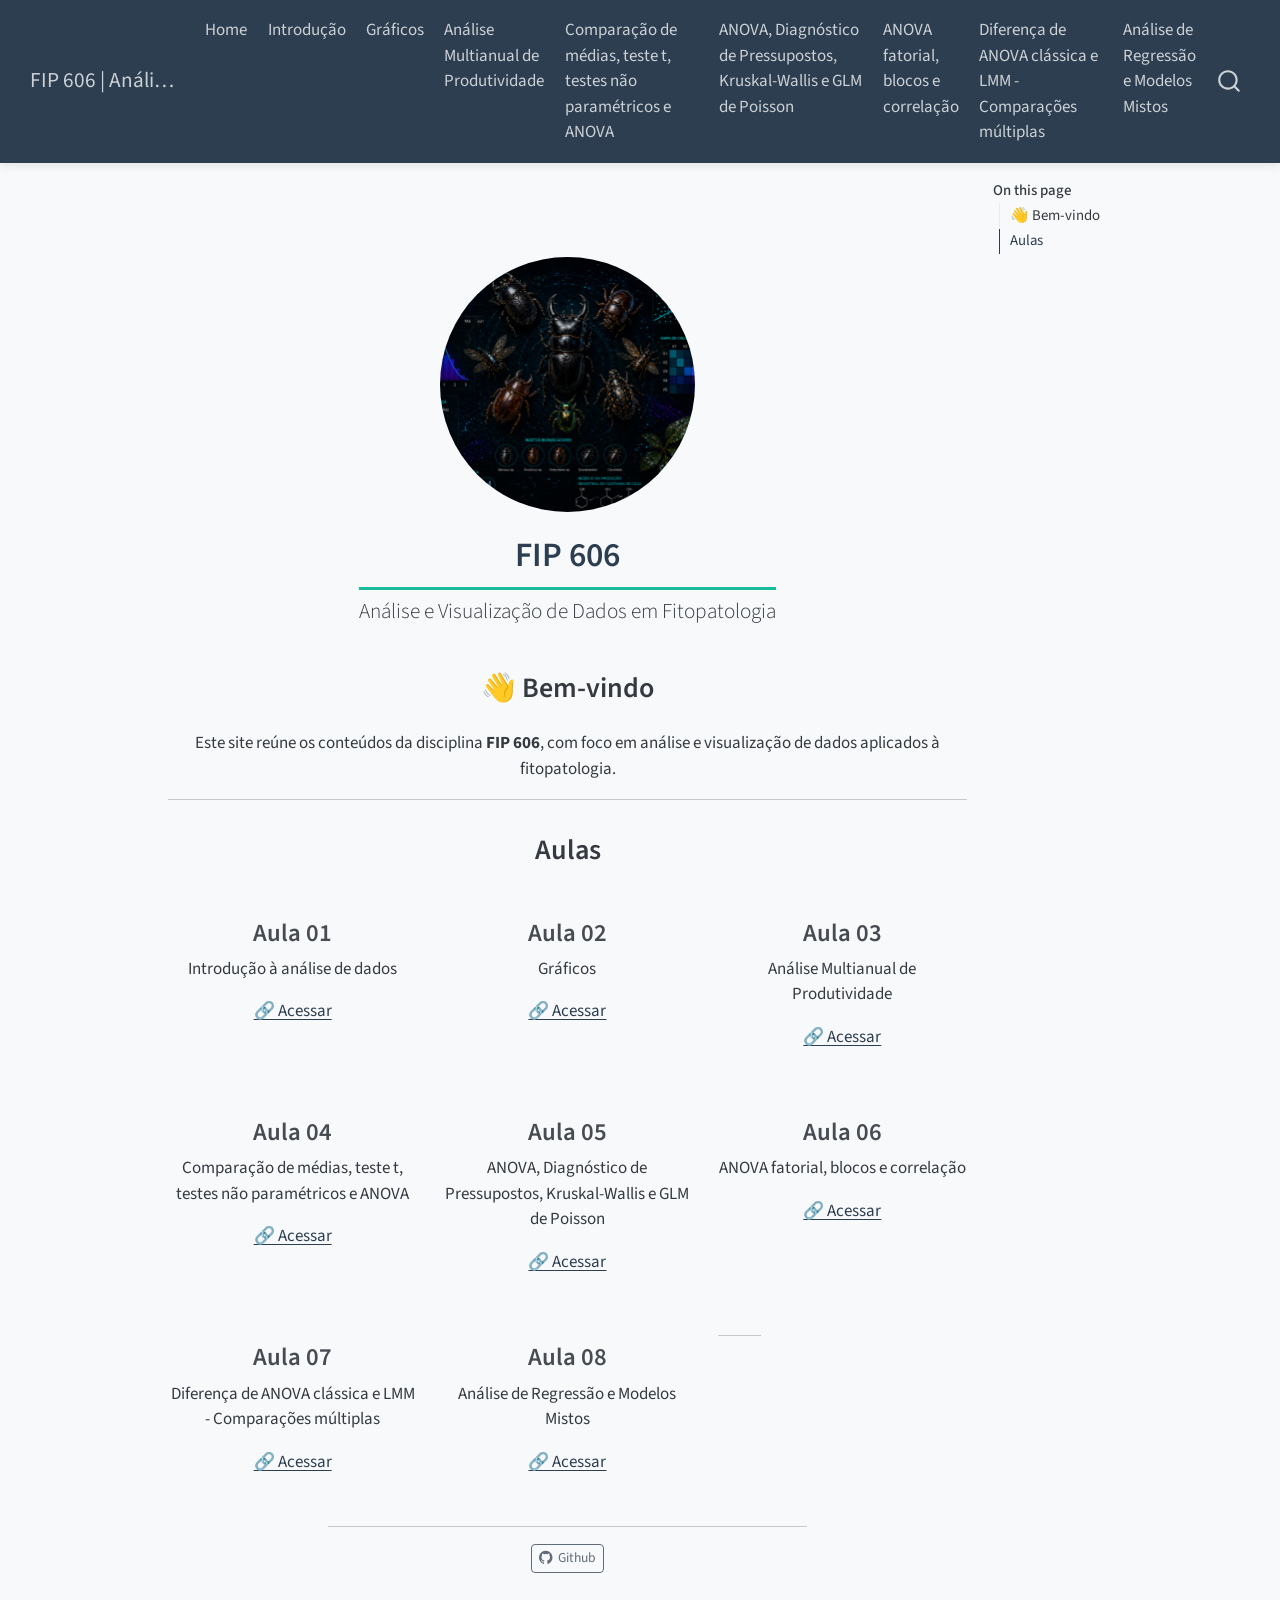
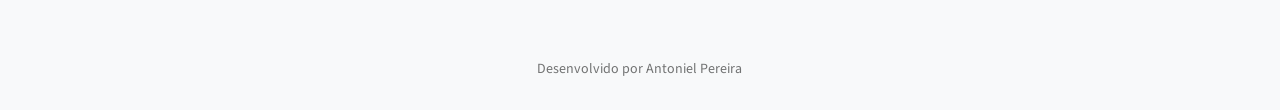
<file: docs/index.html>
<!DOCTYPE html>
<html xmlns="http://www.w3.org/1999/xhtml" lang="en" xml:lang="en"><head>

<meta charset="utf-8">
<meta name="generator" content="quarto-1.9.36">

<meta name="viewport" content="width=device-width, initial-scale=1.0, user-scalable=yes">


<title>FIP 606 – FIP 606 | Análise de Dados em Fitopatologia</title>
<style>
/* Default styles provided by pandoc.
** See https://pandoc.org/MANUAL.html#variables-for-html for config info.
*/
code{white-space: pre-wrap;}
span.smallcaps{font-variant: small-caps;}
div.columns{display: flex; gap: min(4vw, 1.5em);}
div.column{flex: auto; overflow-x: auto;}
div.hanging-indent{margin-left: 1.5em; text-indent: -1.5em;}
ul.task-list{list-style: none;}
ul.task-list li input[type="checkbox"] {
  width: 0.8em;
  margin: 0 0.8em 0.2em -1em; /* quarto-specific, see https://github.com/quarto-dev/quarto-cli/issues/4556 */ 
  vertical-align: middle;
}
</style>


<script src="site_libs/quarto-nav/quarto-nav.js"></script>
<script src="site_libs/quarto-nav/headroom.min.js"></script>
<script src="site_libs/clipboard/clipboard.min.js"></script>
<script src="site_libs/quarto-search/autocomplete.umd.js"></script>
<script src="site_libs/quarto-search/fuse.min.js"></script>
<script src="site_libs/quarto-search/quarto-search.js"></script>
<meta name="quarto:offset" content="./">
<script src="site_libs/quarto-html/quarto.js" type="module"></script>
<script src="site_libs/quarto-html/tabsets/tabsets.js" type="module"></script>
<script src="site_libs/quarto-html/popper.min.js"></script>
<script src="site_libs/quarto-html/tippy.umd.min.js"></script>
<link href="site_libs/quarto-html/tippy.css" rel="stylesheet">
<link href="site_libs/quarto-html/quarto-syntax-highlighting-845c23b38eaddc0f92fda52bfe77a8c8.css" rel="stylesheet" id="quarto-text-highlighting-styles">
<script src="site_libs/bootstrap/bootstrap.min.js"></script>
<link href="site_libs/bootstrap/bootstrap-icons.css" rel="stylesheet">
<link href="site_libs/bootstrap/bootstrap-438d1847d4ebb52a8b619e042d52009f.min.css" rel="stylesheet" append-hash="true" id="quarto-bootstrap" data-mode="light">
<script id="quarto-search-options" type="application/json">{
  "location": "navbar",
  "copy-button": false,
  "collapse-after": 3,
  "panel-placement": "end",
  "type": "overlay",
  "limit": 50,
  "keyboard-shortcut": [
    "f",
    "/",
    "s"
  ],
  "show-item-context": false,
  "language": {
    "search-no-results-text": "No results",
    "search-matching-documents-text": "matching documents",
    "search-copy-link-title": "Copy link to search",
    "search-hide-matches-text": "Hide additional matches",
    "search-more-match-text": "more match in this document",
    "search-more-matches-text": "more matches in this document",
    "search-clear-button-title": "Clear",
    "search-text-placeholder": "",
    "search-detached-cancel-button-title": "Cancel",
    "search-submit-button-title": "Submit",
    "search-label": "Search"
  }
}</script>
<style>html{ scroll-behavior: smooth; }</style>


</head>

<body class="nav-fixed quarto-light">

<div id="quarto-search-results"></div>
  <header id="quarto-header" class="headroom fixed-top">
    <nav class="navbar navbar-expand-lg " data-bs-theme="dark">
      <div class="navbar-container container-fluid">
      <div class="navbar-brand-container mx-auto">
    <a class="navbar-brand" href="./index.html">
    <span class="navbar-title">FIP 606 | Análise de Dados em Fitopatologia</span>
    </a>
  </div>
            <div id="quarto-search" class="" title="Search"></div>
          <button class="navbar-toggler" type="button" data-bs-toggle="collapse" data-bs-target="#navbarCollapse" aria-controls="navbarCollapse" role="menu" aria-expanded="false" aria-label="Toggle navigation" onclick="if (window.quartoToggleHeadroom) { window.quartoToggleHeadroom(); }">
  <span class="navbar-toggler-icon"></span>
</button>
          <div class="collapse navbar-collapse" id="navbarCollapse">
            <ul class="navbar-nav navbar-nav-scroll me-auto">
  <li class="nav-item">
    <a class="nav-link active" href="./index.html" aria-current="page"> 
<span class="menu-text">Home</span></a>
  </li>  
  <li class="nav-item">
    <a class="nav-link" href="./aula1Q.html"> 
<span class="menu-text">Introdução</span></a>
  </li>  
  <li class="nav-item">
    <a class="nav-link" href="./aula2.html"> 
<span class="menu-text">Gráficos</span></a>
  </li>  
  <li class="nav-item">
    <a class="nav-link" href="./aula3.html"> 
<span class="menu-text">Análise Multianual de Produtividade</span></a>
  </li>  
  <li class="nav-item">
    <a class="nav-link" href="./aula4.html"> 
<span class="menu-text">Comparação de médias, teste t, testes não paramétricos e ANOVA</span></a>
  </li>  
  <li class="nav-item">
    <a class="nav-link" href="./aula5.html"> 
<span class="menu-text">ANOVA, Diagnóstico de Pressupostos, Kruskal-Wallis e GLM de Poisson</span></a>
  </li>  
  <li class="nav-item">
    <a class="nav-link" href="./aula6.html"> 
<span class="menu-text">ANOVA fatorial, blocos e correlação</span></a>
  </li>  
  <li class="nav-item">
    <a class="nav-link" href="./aula7.html"> 
<span class="menu-text">Diferença de ANOVA clássica e LMM - Comparações múltiplas</span></a>
  </li>  
  <li class="nav-item">
    <a class="nav-link" href="./aula08.html"> 
<span class="menu-text">Análise de Regressão e Modelos Mistos</span></a>
  </li>  
</ul>
          </div> <!-- /navcollapse -->
            <div class="quarto-navbar-tools">
</div>
      </div> <!-- /container-fluid -->
    </nav>
</header>
<!-- content -->
<div id="quarto-content" class="quarto-container page-columns page-rows-contents page-layout-article page-navbar">
<!-- sidebar -->
<!-- margin-sidebar -->
    <div id="quarto-margin-sidebar" class="sidebar margin-sidebar">
        <nav id="TOC" role="doc-toc" class="toc-active">
    <h2 id="toc-title">On this page</h2>
  <ul>
  <li><a href="#bem-vindo" id="toc-bem-vindo" class="nav-link active" data-scroll-target="#bem-vindo">👋 Bem-vindo</a></li>
  <li><a href="#aulas" id="toc-aulas" class="nav-link" data-scroll-target="#aulas">Aulas</a></li>
  </ul>
</nav>
    </div>
<!-- main -->
<div class="quarto-about-jolla">
  <img src="capa-website.png" class="about-image
  round " style="height: 15em; width: 15em;">
 <header id="title-block-header" class="quarto-title-block default">
<div class="quarto-title">
<h1 class="title">FIP 606</h1>
<p class="subtitle lead">Análise e Visualização de Dados em Fitopatologia</p>
</div>
<div class="quarto-title-meta">
  </div>
</header><main class="content" id="quarto-document-content">

<section id="bem-vindo" class="level2">
<h2 data-anchor-id="bem-vindo">👋 Bem-vindo</h2>
<p>Este site reúne os conteúdos da disciplina <strong>FIP 606</strong>, com foco em análise e visualização de dados aplicados à fitopatologia.</p>
<hr>
</section>
<section id="aulas" class="level2">
<h2 data-anchor-id="aulas">Aulas</h2>
<div class="grid">
<section id="aula-01" class="level3 g-col-4">
<h3 data-anchor-id="aula-01">Aula 01</h3>
<p>Introdução à análise de dados</p>
<p><a href="./aula1Q.html">🔗 Acessar</a></p>
</section>
<section id="aula-02" class="level3 g-col-4">
<h3 data-anchor-id="aula-02">Aula 02</h3>
<p>Gráficos</p>
<p><a href="./aula2.html">🔗 Acessar</a></p>
</section>
<section id="aula-03" class="level3 g-col-4">
<h3 data-anchor-id="aula-03">Aula 03</h3>
<p>Análise Multianual de Produtividade</p>
<p><a href="./aula3.html">🔗 Acessar</a></p>
</section>
<section id="aula-04" class="level3 g-col-4">
<h3 data-anchor-id="aula-04">Aula 04</h3>
<p>Comparação de médias, teste t, testes não paramétricos e ANOVA</p>
<p><a href="./aula4.html">🔗 Acessar</a></p>
</section>
<section id="aula-05" class="level3 g-col-4">
<h3 data-anchor-id="aula-05">Aula 05</h3>
<p>ANOVA, Diagnóstico de Pressupostos, Kruskal-Wallis e GLM de Poisson</p>
<p><a href="./aula5.html">🔗 Acessar</a></p>
</section>
<section id="aula-06" class="level3 g-col-4">
<h3 data-anchor-id="aula-06">Aula 06</h3>
<p>ANOVA fatorial, blocos e correlação</p>
<p><a href="./aula6.html">🔗 Acessar</a></p>
</section>
<section id="aula-07" class="level3 g-col-4">
<h3 data-anchor-id="aula-07">Aula 07</h3>
<p>Diferença de ANOVA clássica e LMM - Comparações múltiplas</p>
<p><a href="./aula7.html">🔗 Acessar</a></p>
</section>
<section id="aula-08" class="level3 g-col-4">
<h3 data-anchor-id="aula-08">Aula 08</h3>
<p>Análise de Regressão e Modelos Mistos</p>
<p><a href="aula 08.qmd">🔗 Acessar</a></p>
</section>
<hr>


</div>
</section>
</main> 
  <hr class="about-sep">
   <div class="about-links">
  <a href="https://github.com/antonielpereira" class="about-link" rel="" target="">
    <i class="bi bi-github"></i>
     <span class="about-link-text">Github</span>
  </a>
</div>
</div>
 <!-- /main -->
<script id="quarto-html-after-body" type="application/javascript">
  window.document.addEventListener("DOMContentLoaded", function (event) {
    const isCodeAnnotation = (el) => {
      for (const clz of el.classList) {
        if (clz.startsWith('code-annotation-')) {                     
          return true;
        }
      }
      return false;
    }
    const onCopySuccess = function(e) {
      // button target
      const button = e.trigger;
      // don't keep focus
      button.blur();
      // flash "checked"
      button.classList.add('code-copy-button-checked');
      var currentTitle = button.getAttribute("title");
      button.setAttribute("title", "Copied!");
      let tooltip;
      if (window.bootstrap) {
        button.setAttribute("data-bs-toggle", "tooltip");
        button.setAttribute("data-bs-placement", "left");
        button.setAttribute("data-bs-title", "Copied!");
        tooltip = new bootstrap.Tooltip(button, 
          { trigger: "manual", 
            customClass: "code-copy-button-tooltip",
            offset: [0, -8]});
        tooltip.show();    
      }
      setTimeout(function() {
        if (tooltip) {
          tooltip.hide();
          button.removeAttribute("data-bs-title");
          button.removeAttribute("data-bs-toggle");
          button.removeAttribute("data-bs-placement");
        }
        button.setAttribute("title", currentTitle);
        button.classList.remove('code-copy-button-checked');
      }, 1000);
      // clear code selection
      e.clearSelection();
    }
    const getTextToCopy = function(trigger) {
      const outerScaffold = trigger.parentElement.cloneNode(true);
      const codeEl = outerScaffold.querySelector('code');
      for (const childEl of codeEl.children) {
        if (isCodeAnnotation(childEl)) {
          childEl.remove();
        }
      }
      return codeEl.innerText;
    }
    const clipboard = new window.ClipboardJS('.code-copy-button:not([data-in-quarto-modal])', {
      text: getTextToCopy
    });
    clipboard.on('success', onCopySuccess);
    if (window.document.getElementById('quarto-embedded-source-code-modal')) {
      const clipboardModal = new window.ClipboardJS('.code-copy-button[data-in-quarto-modal]', {
        text: getTextToCopy,
        container: window.document.getElementById('quarto-embedded-source-code-modal')
      });
      clipboardModal.on('success', onCopySuccess);
    }
      var localhostRegex = new RegExp(/^(?:http|https):\/\/localhost\:?[0-9]*\//);
      var mailtoRegex = new RegExp(/^mailto:/);
        var filterRegex = new RegExp('/' + window.location.host + '/');
      var isInternal = (href) => {
          return filterRegex.test(href) || localhostRegex.test(href) || mailtoRegex.test(href);
      }
      // Inspect non-navigation links and adorn them if external
     var links = window.document.querySelectorAll('a[href]:not(.nav-link):not(.navbar-brand):not(.toc-action):not(.sidebar-link):not(.sidebar-item-toggle):not(.pagination-link):not(.no-external):not([aria-hidden]):not(.dropdown-item):not(.quarto-navigation-tool):not(.about-link)');
      for (var i=0; i<links.length; i++) {
        const link = links[i];
        if (!isInternal(link.href)) {
          // undo the damage that might have been done by quarto-nav.js in the case of
          // links that we want to consider external
          if (link.dataset.originalHref !== undefined) {
            link.href = link.dataset.originalHref;
          }
        }
      }
    function tippyHover(el, contentFn, onTriggerFn, onUntriggerFn) {
      const config = {
        allowHTML: true,
        maxWidth: 500,
        delay: 100,
        arrow: false,
        appendTo: function(el) {
            return el.parentElement;
        },
        interactive: true,
        interactiveBorder: 10,
        theme: 'quarto',
        placement: 'bottom-start',
      };
      if (contentFn) {
        config.content = contentFn;
      }
      if (onTriggerFn) {
        config.onTrigger = onTriggerFn;
      }
      if (onUntriggerFn) {
        config.onUntrigger = onUntriggerFn;
      }
      window.tippy(el, config); 
    }
    const noterefs = window.document.querySelectorAll('a[role="doc-noteref"]');
    for (var i=0; i<noterefs.length; i++) {
      const ref = noterefs[i];
      tippyHover(ref, function() {
        // use id or data attribute instead here
        let href = ref.getAttribute('data-footnote-href') || ref.getAttribute('href');
        try { href = new URL(href).hash; } catch {}
        const id = href.replace(/^#\/?/, "");
        const note = window.document.getElementById(id);
        if (note) {
          return note.innerHTML;
        } else {
          return "";
        }
      });
    }
    const xrefs = window.document.querySelectorAll('a.quarto-xref');
    const processXRef = (id, note) => {
      // Strip column container classes
      const stripColumnClz = (el) => {
        el.classList.remove("page-full", "page-columns");
        if (el.children) {
          for (const child of el.children) {
            stripColumnClz(child);
          }
        }
      }
      stripColumnClz(note)
      if (id === null || id.startsWith('sec-')) {
        // Special case sections, only their first couple elements
        const container = document.createElement("div");
        if (note.children && note.children.length > 2) {
          container.appendChild(note.children[0].cloneNode(true));
          for (let i = 1; i < note.children.length; i++) {
            const child = note.children[i];
            if (child.tagName === "P" && child.innerText === "") {
              continue;
            } else {
              container.appendChild(child.cloneNode(true));
              break;
            }
          }
          if (window.Quarto?.typesetMath) {
            window.Quarto.typesetMath(container);
          }
          return container.innerHTML
        } else {
          if (window.Quarto?.typesetMath) {
            window.Quarto.typesetMath(note);
          }
          return note.innerHTML;
        }
      } else {
        // Remove any anchor links if they are present
        const anchorLink = note.querySelector('a.anchorjs-link');
        if (anchorLink) {
          anchorLink.remove();
        }
        if (window.Quarto?.typesetMath) {
          window.Quarto.typesetMath(note);
        }
        if (note.classList.contains("callout")) {
          return note.outerHTML;
        } else {
          return note.innerHTML;
        }
      }
    }
    for (var i=0; i<xrefs.length; i++) {
      const xref = xrefs[i];
      tippyHover(xref, undefined, function(instance) {
        instance.disable();
        let url = xref.getAttribute('href');
        let hash = undefined; 
        if (url.startsWith('#')) {
          hash = url;
        } else {
          try { hash = new URL(url).hash; } catch {}
        }
        if (hash) {
          const id = hash.replace(/^#\/?/, "");
          const note = window.document.getElementById(id);
          if (note !== null) {
            try {
              const html = processXRef(id, note.cloneNode(true));
              instance.setContent(html);
            } finally {
              instance.enable();
              instance.show();
            }
          } else {
            // See if we can fetch this
            fetch(url.split('#')[0])
            .then(res => res.text())
            .then(html => {
              const parser = new DOMParser();
              const htmlDoc = parser.parseFromString(html, "text/html");
              const note = htmlDoc.getElementById(id);
              if (note !== null) {
                const html = processXRef(id, note);
                instance.setContent(html);
              } 
            }).finally(() => {
              instance.enable();
              instance.show();
            });
          }
        } else {
          // See if we can fetch a full url (with no hash to target)
          // This is a special case and we should probably do some content thinning / targeting
          fetch(url)
          .then(res => res.text())
          .then(html => {
            const parser = new DOMParser();
            const htmlDoc = parser.parseFromString(html, "text/html");
            const note = htmlDoc.querySelector('main.content');
            if (note !== null) {
              // This should only happen for chapter cross references
              // (since there is no id in the URL)
              // remove the first header
              if (note.children.length > 0 && note.children[0].tagName === "HEADER") {
                note.children[0].remove();
              }
              const html = processXRef(null, note);
              instance.setContent(html);
            } 
          }).finally(() => {
            instance.enable();
            instance.show();
          });
        }
      }, function(instance) {
      });
    }
        let selectedAnnoteEl;
        const selectorForAnnotation = ( cell, annotation) => {
          let cellAttr = 'data-code-cell="' + cell + '"';
          let lineAttr = 'data-code-annotation="' +  annotation + '"';
          const selector = 'span[' + cellAttr + '][' + lineAttr + ']';
          return selector;
        }
        const selectCodeLines = (annoteEl) => {
          const doc = window.document;
          const targetCell = annoteEl.getAttribute("data-target-cell");
          const targetAnnotation = annoteEl.getAttribute("data-target-annotation");
          const annoteSpan = window.document.querySelector(selectorForAnnotation(targetCell, targetAnnotation));
          const lines = annoteSpan.getAttribute("data-code-lines").split(",");
          const lineIds = lines.map((line) => {
            return targetCell + "-" + line;
          })
          let top = null;
          let height = null;
          let parent = null;
          if (lineIds.length > 0) {
              //compute the position of the single el (top and bottom and make a div)
              const el = window.document.getElementById(lineIds[0]);
              top = el.offsetTop;
              height = el.offsetHeight;
              parent = el.parentElement.parentElement;
            if (lineIds.length > 1) {
              const lastEl = window.document.getElementById(lineIds[lineIds.length - 1]);
              const bottom = lastEl.offsetTop + lastEl.offsetHeight;
              height = bottom - top;
            }
            if (top !== null && height !== null && parent !== null) {
              // cook up a div (if necessary) and position it 
              let div = window.document.getElementById("code-annotation-line-highlight");
              if (div === null) {
                div = window.document.createElement("div");
                div.setAttribute("id", "code-annotation-line-highlight");
                div.style.position = 'absolute';
                parent.appendChild(div);
              }
              div.style.top = top - 2 + "px";
              div.style.height = height + 4 + "px";
              div.style.left = 0;
              let gutterDiv = window.document.getElementById("code-annotation-line-highlight-gutter");
              if (gutterDiv === null) {
                gutterDiv = window.document.createElement("div");
                gutterDiv.setAttribute("id", "code-annotation-line-highlight-gutter");
                gutterDiv.style.position = 'absolute';
                const codeCell = window.document.getElementById(targetCell);
                const gutter = codeCell.querySelector('.code-annotation-gutter');
                gutter.appendChild(gutterDiv);
              }
              gutterDiv.style.top = top - 2 + "px";
              gutterDiv.style.height = height + 4 + "px";
            }
            selectedAnnoteEl = annoteEl;
          }
        };
        const unselectCodeLines = () => {
          const elementsIds = ["code-annotation-line-highlight", "code-annotation-line-highlight-gutter"];
          elementsIds.forEach((elId) => {
            const div = window.document.getElementById(elId);
            if (div) {
              div.remove();
            }
          });
          selectedAnnoteEl = undefined;
        };
          // Handle positioning of the toggle
      window.addEventListener(
        "resize",
        throttle(() => {
          elRect = undefined;
          if (selectedAnnoteEl) {
            selectCodeLines(selectedAnnoteEl);
          }
        }, 10)
      );
      function throttle(fn, ms) {
      let throttle = false;
      let timer;
        return (...args) => {
          if(!throttle) { // first call gets through
              fn.apply(this, args);
              throttle = true;
          } else { // all the others get throttled
              if(timer) clearTimeout(timer); // cancel #2
              timer = setTimeout(() => {
                fn.apply(this, args);
                timer = throttle = false;
              }, ms);
          }
        };
      }
        // Attach click handler to the DT
        const annoteDls = window.document.querySelectorAll('dt[data-target-cell]');
        for (const annoteDlNode of annoteDls) {
          annoteDlNode.addEventListener('click', (event) => {
            const clickedEl = event.target;
            if (clickedEl !== selectedAnnoteEl) {
              unselectCodeLines();
              const activeEl = window.document.querySelector('dt[data-target-cell].code-annotation-active');
              if (activeEl) {
                activeEl.classList.remove('code-annotation-active');
              }
              selectCodeLines(clickedEl);
              clickedEl.classList.add('code-annotation-active');
            } else {
              // Unselect the line
              unselectCodeLines();
              clickedEl.classList.remove('code-annotation-active');
            }
          });
        }
    const findCites = (el) => {
      const parentEl = el.parentElement;
      if (parentEl) {
        const cites = parentEl.dataset.cites;
        if (cites) {
          return {
            el,
            cites: cites.split(' ')
          };
        } else {
          return findCites(el.parentElement)
        }
      } else {
        return undefined;
      }
    };
    var bibliorefs = window.document.querySelectorAll('a[role="doc-biblioref"]');
    for (var i=0; i<bibliorefs.length; i++) {
      const ref = bibliorefs[i];
      const citeInfo = findCites(ref);
      if (citeInfo) {
        tippyHover(citeInfo.el, function() {
          var popup = window.document.createElement('div');
          citeInfo.cites.forEach(function(cite) {
            var citeDiv = window.document.createElement('div');
            citeDiv.classList.add('hanging-indent');
            citeDiv.classList.add('csl-entry');
            var biblioDiv = window.document.getElementById('ref-' + cite);
            if (biblioDiv) {
              citeDiv.innerHTML = biblioDiv.innerHTML;
            }
            popup.appendChild(citeDiv);
          });
          return popup.innerHTML;
        });
      }
    }
  });
  </script>
</div> <!-- /content -->
<footer class="footer">
  <div class="nav-footer">
    <div class="nav-footer-left">
      &nbsp;
    </div>   
    <div class="nav-footer-center">
<p>Desenvolvido por Antoniel Pereira</p>
</div>
    <div class="nav-footer-right">
      &nbsp;
    </div>
  </div>
</footer>




<script src="site_libs/quarto-html/zenscroll-min.js"></script>
</body></html>
</file>
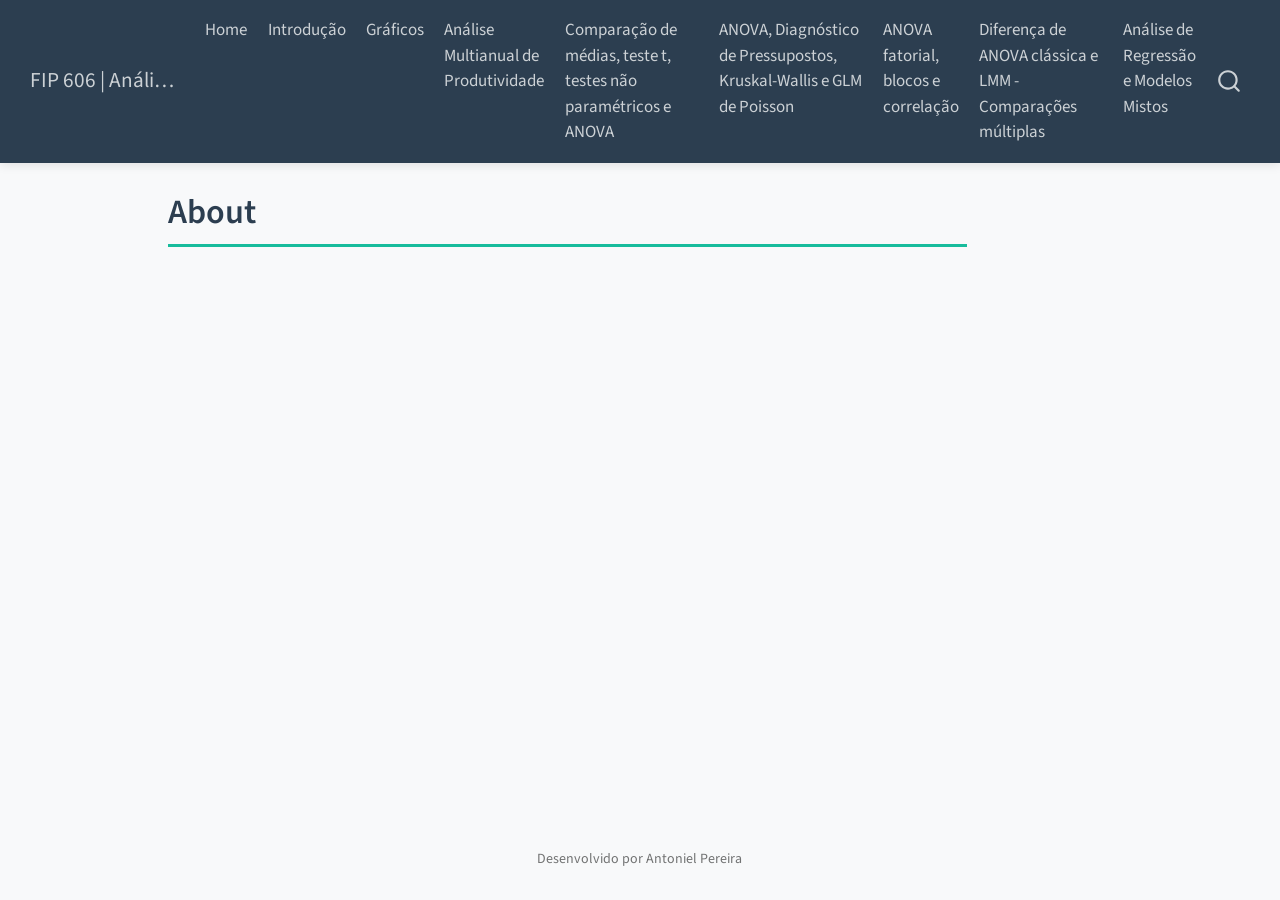
<file: docs/about.html>
<!DOCTYPE html>
<html xmlns="http://www.w3.org/1999/xhtml" lang="en" xml:lang="en"><head>

<meta charset="utf-8">
<meta name="generator" content="quarto-1.9.36">

<meta name="viewport" content="width=device-width, initial-scale=1.0, user-scalable=yes">


<title>About – FIP 606 | Análise de Dados em Fitopatologia</title>
<style>
/* Default styles provided by pandoc.
** See https://pandoc.org/MANUAL.html#variables-for-html for config info.
*/
code{white-space: pre-wrap;}
span.smallcaps{font-variant: small-caps;}
div.columns{display: flex; gap: min(4vw, 1.5em);}
div.column{flex: auto; overflow-x: auto;}
div.hanging-indent{margin-left: 1.5em; text-indent: -1.5em;}
ul.task-list{list-style: none;}
ul.task-list li input[type="checkbox"] {
  width: 0.8em;
  margin: 0 0.8em 0.2em -1em; /* quarto-specific, see https://github.com/quarto-dev/quarto-cli/issues/4556 */ 
  vertical-align: middle;
}
</style>


<script src="site_libs/quarto-nav/quarto-nav.js"></script>
<script src="site_libs/quarto-nav/headroom.min.js"></script>
<script src="site_libs/clipboard/clipboard.min.js"></script>
<script src="site_libs/quarto-search/autocomplete.umd.js"></script>
<script src="site_libs/quarto-search/fuse.min.js"></script>
<script src="site_libs/quarto-search/quarto-search.js"></script>
<meta name="quarto:offset" content="./">
<script src="site_libs/quarto-html/quarto.js" type="module"></script>
<script src="site_libs/quarto-html/tabsets/tabsets.js" type="module"></script>
<script src="site_libs/quarto-html/popper.min.js"></script>
<script src="site_libs/quarto-html/tippy.umd.min.js"></script>
<script src="site_libs/quarto-html/anchor.min.js"></script>
<link href="site_libs/quarto-html/tippy.css" rel="stylesheet">
<link href="site_libs/quarto-html/quarto-syntax-highlighting-845c23b38eaddc0f92fda52bfe77a8c8.css" rel="stylesheet" id="quarto-text-highlighting-styles">
<script src="site_libs/bootstrap/bootstrap.min.js"></script>
<link href="site_libs/bootstrap/bootstrap-icons.css" rel="stylesheet">
<link href="site_libs/bootstrap/bootstrap-438d1847d4ebb52a8b619e042d52009f.min.css" rel="stylesheet" append-hash="true" id="quarto-bootstrap" data-mode="light">
<script id="quarto-search-options" type="application/json">{
  "location": "navbar",
  "copy-button": false,
  "collapse-after": 3,
  "panel-placement": "end",
  "type": "overlay",
  "limit": 50,
  "keyboard-shortcut": [
    "f",
    "/",
    "s"
  ],
  "show-item-context": false,
  "language": {
    "search-no-results-text": "No results",
    "search-matching-documents-text": "matching documents",
    "search-copy-link-title": "Copy link to search",
    "search-hide-matches-text": "Hide additional matches",
    "search-more-match-text": "more match in this document",
    "search-more-matches-text": "more matches in this document",
    "search-clear-button-title": "Clear",
    "search-text-placeholder": "",
    "search-detached-cancel-button-title": "Cancel",
    "search-submit-button-title": "Submit",
    "search-label": "Search"
  }
}</script>
<style>html{ scroll-behavior: smooth; }</style>


</head>

<body class="nav-fixed quarto-light">

<div id="quarto-search-results"></div>
  <header id="quarto-header" class="headroom fixed-top">
    <nav class="navbar navbar-expand-lg " data-bs-theme="dark">
      <div class="navbar-container container-fluid">
      <div class="navbar-brand-container mx-auto">
    <a class="navbar-brand" href="./index.html">
    <span class="navbar-title">FIP 606 | Análise de Dados em Fitopatologia</span>
    </a>
  </div>
            <div id="quarto-search" class="" title="Search"></div>
          <button class="navbar-toggler" type="button" data-bs-toggle="collapse" data-bs-target="#navbarCollapse" aria-controls="navbarCollapse" role="menu" aria-expanded="false" aria-label="Toggle navigation" onclick="if (window.quartoToggleHeadroom) { window.quartoToggleHeadroom(); }">
  <span class="navbar-toggler-icon"></span>
</button>
          <div class="collapse navbar-collapse" id="navbarCollapse">
            <ul class="navbar-nav navbar-nav-scroll me-auto">
  <li class="nav-item">
    <a class="nav-link" href="./index.html"> 
<span class="menu-text">Home</span></a>
  </li>  
  <li class="nav-item">
    <a class="nav-link" href="./aula1Q.html"> 
<span class="menu-text">Introdução</span></a>
  </li>  
  <li class="nav-item">
    <a class="nav-link" href="./aula2.html"> 
<span class="menu-text">Gráficos</span></a>
  </li>  
  <li class="nav-item">
    <a class="nav-link" href="./aula3.html"> 
<span class="menu-text">Análise Multianual de Produtividade</span></a>
  </li>  
  <li class="nav-item">
    <a class="nav-link" href="./aula4.html"> 
<span class="menu-text">Comparação de médias, teste t, testes não paramétricos e ANOVA</span></a>
  </li>  
  <li class="nav-item">
    <a class="nav-link" href="./aula5.html"> 
<span class="menu-text">ANOVA, Diagnóstico de Pressupostos, Kruskal-Wallis e GLM de Poisson</span></a>
  </li>  
  <li class="nav-item">
    <a class="nav-link" href="./aula6.html"> 
<span class="menu-text">ANOVA fatorial, blocos e correlação</span></a>
  </li>  
  <li class="nav-item">
    <a class="nav-link" href="./aula7.html"> 
<span class="menu-text">Diferença de ANOVA clássica e LMM - Comparações múltiplas</span></a>
  </li>  
  <li class="nav-item">
    <a class="nav-link" href="./aula08.html"> 
<span class="menu-text">Análise de Regressão e Modelos Mistos</span></a>
  </li>  
</ul>
          </div> <!-- /navcollapse -->
            <div class="quarto-navbar-tools">
</div>
      </div> <!-- /container-fluid -->
    </nav>
</header>
<!-- content -->
<div id="quarto-content" class="quarto-container page-columns page-rows-contents page-layout-article page-navbar">
<!-- sidebar -->
<!-- margin-sidebar -->
    <div id="quarto-margin-sidebar" class="sidebar margin-sidebar zindex-bottom">
        
    </div>
<!-- main -->
<main class="content" id="quarto-document-content">

<header id="title-block-header" class="quarto-title-block default">
<div class="quarto-title">
<h1 class="title">About</h1>
</div>



<div class="quarto-title-meta">

    
  
    
  </div>
  


</header>





</main> <!-- /main -->
<script id="quarto-html-after-body" type="application/javascript">
  window.document.addEventListener("DOMContentLoaded", function (event) {
    const icon = "";
    const anchorJS = new window.AnchorJS();
    anchorJS.options = {
      placement: 'right',
      icon: icon
    };
    anchorJS.add('.anchored');
    const isCodeAnnotation = (el) => {
      for (const clz of el.classList) {
        if (clz.startsWith('code-annotation-')) {                     
          return true;
        }
      }
      return false;
    }
    const onCopySuccess = function(e) {
      // button target
      const button = e.trigger;
      // don't keep focus
      button.blur();
      // flash "checked"
      button.classList.add('code-copy-button-checked');
      var currentTitle = button.getAttribute("title");
      button.setAttribute("title", "Copied!");
      let tooltip;
      if (window.bootstrap) {
        button.setAttribute("data-bs-toggle", "tooltip");
        button.setAttribute("data-bs-placement", "left");
        button.setAttribute("data-bs-title", "Copied!");
        tooltip = new bootstrap.Tooltip(button, 
          { trigger: "manual", 
            customClass: "code-copy-button-tooltip",
            offset: [0, -8]});
        tooltip.show();    
      }
      setTimeout(function() {
        if (tooltip) {
          tooltip.hide();
          button.removeAttribute("data-bs-title");
          button.removeAttribute("data-bs-toggle");
          button.removeAttribute("data-bs-placement");
        }
        button.setAttribute("title", currentTitle);
        button.classList.remove('code-copy-button-checked');
      }, 1000);
      // clear code selection
      e.clearSelection();
    }
    const getTextToCopy = function(trigger) {
      const outerScaffold = trigger.parentElement.cloneNode(true);
      const codeEl = outerScaffold.querySelector('code');
      for (const childEl of codeEl.children) {
        if (isCodeAnnotation(childEl)) {
          childEl.remove();
        }
      }
      return codeEl.innerText;
    }
    const clipboard = new window.ClipboardJS('.code-copy-button:not([data-in-quarto-modal])', {
      text: getTextToCopy
    });
    clipboard.on('success', onCopySuccess);
    if (window.document.getElementById('quarto-embedded-source-code-modal')) {
      const clipboardModal = new window.ClipboardJS('.code-copy-button[data-in-quarto-modal]', {
        text: getTextToCopy,
        container: window.document.getElementById('quarto-embedded-source-code-modal')
      });
      clipboardModal.on('success', onCopySuccess);
    }
      var localhostRegex = new RegExp(/^(?:http|https):\/\/localhost\:?[0-9]*\//);
      var mailtoRegex = new RegExp(/^mailto:/);
        var filterRegex = new RegExp('/' + window.location.host + '/');
      var isInternal = (href) => {
          return filterRegex.test(href) || localhostRegex.test(href) || mailtoRegex.test(href);
      }
      // Inspect non-navigation links and adorn them if external
     var links = window.document.querySelectorAll('a[href]:not(.nav-link):not(.navbar-brand):not(.toc-action):not(.sidebar-link):not(.sidebar-item-toggle):not(.pagination-link):not(.no-external):not([aria-hidden]):not(.dropdown-item):not(.quarto-navigation-tool):not(.about-link)');
      for (var i=0; i<links.length; i++) {
        const link = links[i];
        if (!isInternal(link.href)) {
          // undo the damage that might have been done by quarto-nav.js in the case of
          // links that we want to consider external
          if (link.dataset.originalHref !== undefined) {
            link.href = link.dataset.originalHref;
          }
        }
      }
    function tippyHover(el, contentFn, onTriggerFn, onUntriggerFn) {
      const config = {
        allowHTML: true,
        maxWidth: 500,
        delay: 100,
        arrow: false,
        appendTo: function(el) {
            return el.parentElement;
        },
        interactive: true,
        interactiveBorder: 10,
        theme: 'quarto',
        placement: 'bottom-start',
      };
      if (contentFn) {
        config.content = contentFn;
      }
      if (onTriggerFn) {
        config.onTrigger = onTriggerFn;
      }
      if (onUntriggerFn) {
        config.onUntrigger = onUntriggerFn;
      }
      window.tippy(el, config); 
    }
    const noterefs = window.document.querySelectorAll('a[role="doc-noteref"]');
    for (var i=0; i<noterefs.length; i++) {
      const ref = noterefs[i];
      tippyHover(ref, function() {
        // use id or data attribute instead here
        let href = ref.getAttribute('data-footnote-href') || ref.getAttribute('href');
        try { href = new URL(href).hash; } catch {}
        const id = href.replace(/^#\/?/, "");
        const note = window.document.getElementById(id);
        if (note) {
          return note.innerHTML;
        } else {
          return "";
        }
      });
    }
    const xrefs = window.document.querySelectorAll('a.quarto-xref');
    const processXRef = (id, note) => {
      // Strip column container classes
      const stripColumnClz = (el) => {
        el.classList.remove("page-full", "page-columns");
        if (el.children) {
          for (const child of el.children) {
            stripColumnClz(child);
          }
        }
      }
      stripColumnClz(note)
      if (id === null || id.startsWith('sec-')) {
        // Special case sections, only their first couple elements
        const container = document.createElement("div");
        if (note.children && note.children.length > 2) {
          container.appendChild(note.children[0].cloneNode(true));
          for (let i = 1; i < note.children.length; i++) {
            const child = note.children[i];
            if (child.tagName === "P" && child.innerText === "") {
              continue;
            } else {
              container.appendChild(child.cloneNode(true));
              break;
            }
          }
          if (window.Quarto?.typesetMath) {
            window.Quarto.typesetMath(container);
          }
          return container.innerHTML
        } else {
          if (window.Quarto?.typesetMath) {
            window.Quarto.typesetMath(note);
          }
          return note.innerHTML;
        }
      } else {
        // Remove any anchor links if they are present
        const anchorLink = note.querySelector('a.anchorjs-link');
        if (anchorLink) {
          anchorLink.remove();
        }
        if (window.Quarto?.typesetMath) {
          window.Quarto.typesetMath(note);
        }
        if (note.classList.contains("callout")) {
          return note.outerHTML;
        } else {
          return note.innerHTML;
        }
      }
    }
    for (var i=0; i<xrefs.length; i++) {
      const xref = xrefs[i];
      tippyHover(xref, undefined, function(instance) {
        instance.disable();
        let url = xref.getAttribute('href');
        let hash = undefined; 
        if (url.startsWith('#')) {
          hash = url;
        } else {
          try { hash = new URL(url).hash; } catch {}
        }
        if (hash) {
          const id = hash.replace(/^#\/?/, "");
          const note = window.document.getElementById(id);
          if (note !== null) {
            try {
              const html = processXRef(id, note.cloneNode(true));
              instance.setContent(html);
            } finally {
              instance.enable();
              instance.show();
            }
          } else {
            // See if we can fetch this
            fetch(url.split('#')[0])
            .then(res => res.text())
            .then(html => {
              const parser = new DOMParser();
              const htmlDoc = parser.parseFromString(html, "text/html");
              const note = htmlDoc.getElementById(id);
              if (note !== null) {
                const html = processXRef(id, note);
                instance.setContent(html);
              } 
            }).finally(() => {
              instance.enable();
              instance.show();
            });
          }
        } else {
          // See if we can fetch a full url (with no hash to target)
          // This is a special case and we should probably do some content thinning / targeting
          fetch(url)
          .then(res => res.text())
          .then(html => {
            const parser = new DOMParser();
            const htmlDoc = parser.parseFromString(html, "text/html");
            const note = htmlDoc.querySelector('main.content');
            if (note !== null) {
              // This should only happen for chapter cross references
              // (since there is no id in the URL)
              // remove the first header
              if (note.children.length > 0 && note.children[0].tagName === "HEADER") {
                note.children[0].remove();
              }
              const html = processXRef(null, note);
              instance.setContent(html);
            } 
          }).finally(() => {
            instance.enable();
            instance.show();
          });
        }
      }, function(instance) {
      });
    }
        let selectedAnnoteEl;
        const selectorForAnnotation = ( cell, annotation) => {
          let cellAttr = 'data-code-cell="' + cell + '"';
          let lineAttr = 'data-code-annotation="' +  annotation + '"';
          const selector = 'span[' + cellAttr + '][' + lineAttr + ']';
          return selector;
        }
        const selectCodeLines = (annoteEl) => {
          const doc = window.document;
          const targetCell = annoteEl.getAttribute("data-target-cell");
          const targetAnnotation = annoteEl.getAttribute("data-target-annotation");
          const annoteSpan = window.document.querySelector(selectorForAnnotation(targetCell, targetAnnotation));
          const lines = annoteSpan.getAttribute("data-code-lines").split(",");
          const lineIds = lines.map((line) => {
            return targetCell + "-" + line;
          })
          let top = null;
          let height = null;
          let parent = null;
          if (lineIds.length > 0) {
              //compute the position of the single el (top and bottom and make a div)
              const el = window.document.getElementById(lineIds[0]);
              top = el.offsetTop;
              height = el.offsetHeight;
              parent = el.parentElement.parentElement;
            if (lineIds.length > 1) {
              const lastEl = window.document.getElementById(lineIds[lineIds.length - 1]);
              const bottom = lastEl.offsetTop + lastEl.offsetHeight;
              height = bottom - top;
            }
            if (top !== null && height !== null && parent !== null) {
              // cook up a div (if necessary) and position it 
              let div = window.document.getElementById("code-annotation-line-highlight");
              if (div === null) {
                div = window.document.createElement("div");
                div.setAttribute("id", "code-annotation-line-highlight");
                div.style.position = 'absolute';
                parent.appendChild(div);
              }
              div.style.top = top - 2 + "px";
              div.style.height = height + 4 + "px";
              div.style.left = 0;
              let gutterDiv = window.document.getElementById("code-annotation-line-highlight-gutter");
              if (gutterDiv === null) {
                gutterDiv = window.document.createElement("div");
                gutterDiv.setAttribute("id", "code-annotation-line-highlight-gutter");
                gutterDiv.style.position = 'absolute';
                const codeCell = window.document.getElementById(targetCell);
                const gutter = codeCell.querySelector('.code-annotation-gutter');
                gutter.appendChild(gutterDiv);
              }
              gutterDiv.style.top = top - 2 + "px";
              gutterDiv.style.height = height + 4 + "px";
            }
            selectedAnnoteEl = annoteEl;
          }
        };
        const unselectCodeLines = () => {
          const elementsIds = ["code-annotation-line-highlight", "code-annotation-line-highlight-gutter"];
          elementsIds.forEach((elId) => {
            const div = window.document.getElementById(elId);
            if (div) {
              div.remove();
            }
          });
          selectedAnnoteEl = undefined;
        };
          // Handle positioning of the toggle
      window.addEventListener(
        "resize",
        throttle(() => {
          elRect = undefined;
          if (selectedAnnoteEl) {
            selectCodeLines(selectedAnnoteEl);
          }
        }, 10)
      );
      function throttle(fn, ms) {
      let throttle = false;
      let timer;
        return (...args) => {
          if(!throttle) { // first call gets through
              fn.apply(this, args);
              throttle = true;
          } else { // all the others get throttled
              if(timer) clearTimeout(timer); // cancel #2
              timer = setTimeout(() => {
                fn.apply(this, args);
                timer = throttle = false;
              }, ms);
          }
        };
      }
        // Attach click handler to the DT
        const annoteDls = window.document.querySelectorAll('dt[data-target-cell]');
        for (const annoteDlNode of annoteDls) {
          annoteDlNode.addEventListener('click', (event) => {
            const clickedEl = event.target;
            if (clickedEl !== selectedAnnoteEl) {
              unselectCodeLines();
              const activeEl = window.document.querySelector('dt[data-target-cell].code-annotation-active');
              if (activeEl) {
                activeEl.classList.remove('code-annotation-active');
              }
              selectCodeLines(clickedEl);
              clickedEl.classList.add('code-annotation-active');
            } else {
              // Unselect the line
              unselectCodeLines();
              clickedEl.classList.remove('code-annotation-active');
            }
          });
        }
    const findCites = (el) => {
      const parentEl = el.parentElement;
      if (parentEl) {
        const cites = parentEl.dataset.cites;
        if (cites) {
          return {
            el,
            cites: cites.split(' ')
          };
        } else {
          return findCites(el.parentElement)
        }
      } else {
        return undefined;
      }
    };
    var bibliorefs = window.document.querySelectorAll('a[role="doc-biblioref"]');
    for (var i=0; i<bibliorefs.length; i++) {
      const ref = bibliorefs[i];
      const citeInfo = findCites(ref);
      if (citeInfo) {
        tippyHover(citeInfo.el, function() {
          var popup = window.document.createElement('div');
          citeInfo.cites.forEach(function(cite) {
            var citeDiv = window.document.createElement('div');
            citeDiv.classList.add('hanging-indent');
            citeDiv.classList.add('csl-entry');
            var biblioDiv = window.document.getElementById('ref-' + cite);
            if (biblioDiv) {
              citeDiv.innerHTML = biblioDiv.innerHTML;
            }
            popup.appendChild(citeDiv);
          });
          return popup.innerHTML;
        });
      }
    }
  });
  </script>
</div> <!-- /content -->
<footer class="footer">
  <div class="nav-footer">
    <div class="nav-footer-left">
      &nbsp;
    </div>   
    <div class="nav-footer-center">
<p>Desenvolvido por Antoniel Pereira</p>
</div>
    <div class="nav-footer-right">
      &nbsp;
    </div>
  </div>
</footer>




<script src="site_libs/quarto-html/zenscroll-min.js"></script>
</body></html>
</file>
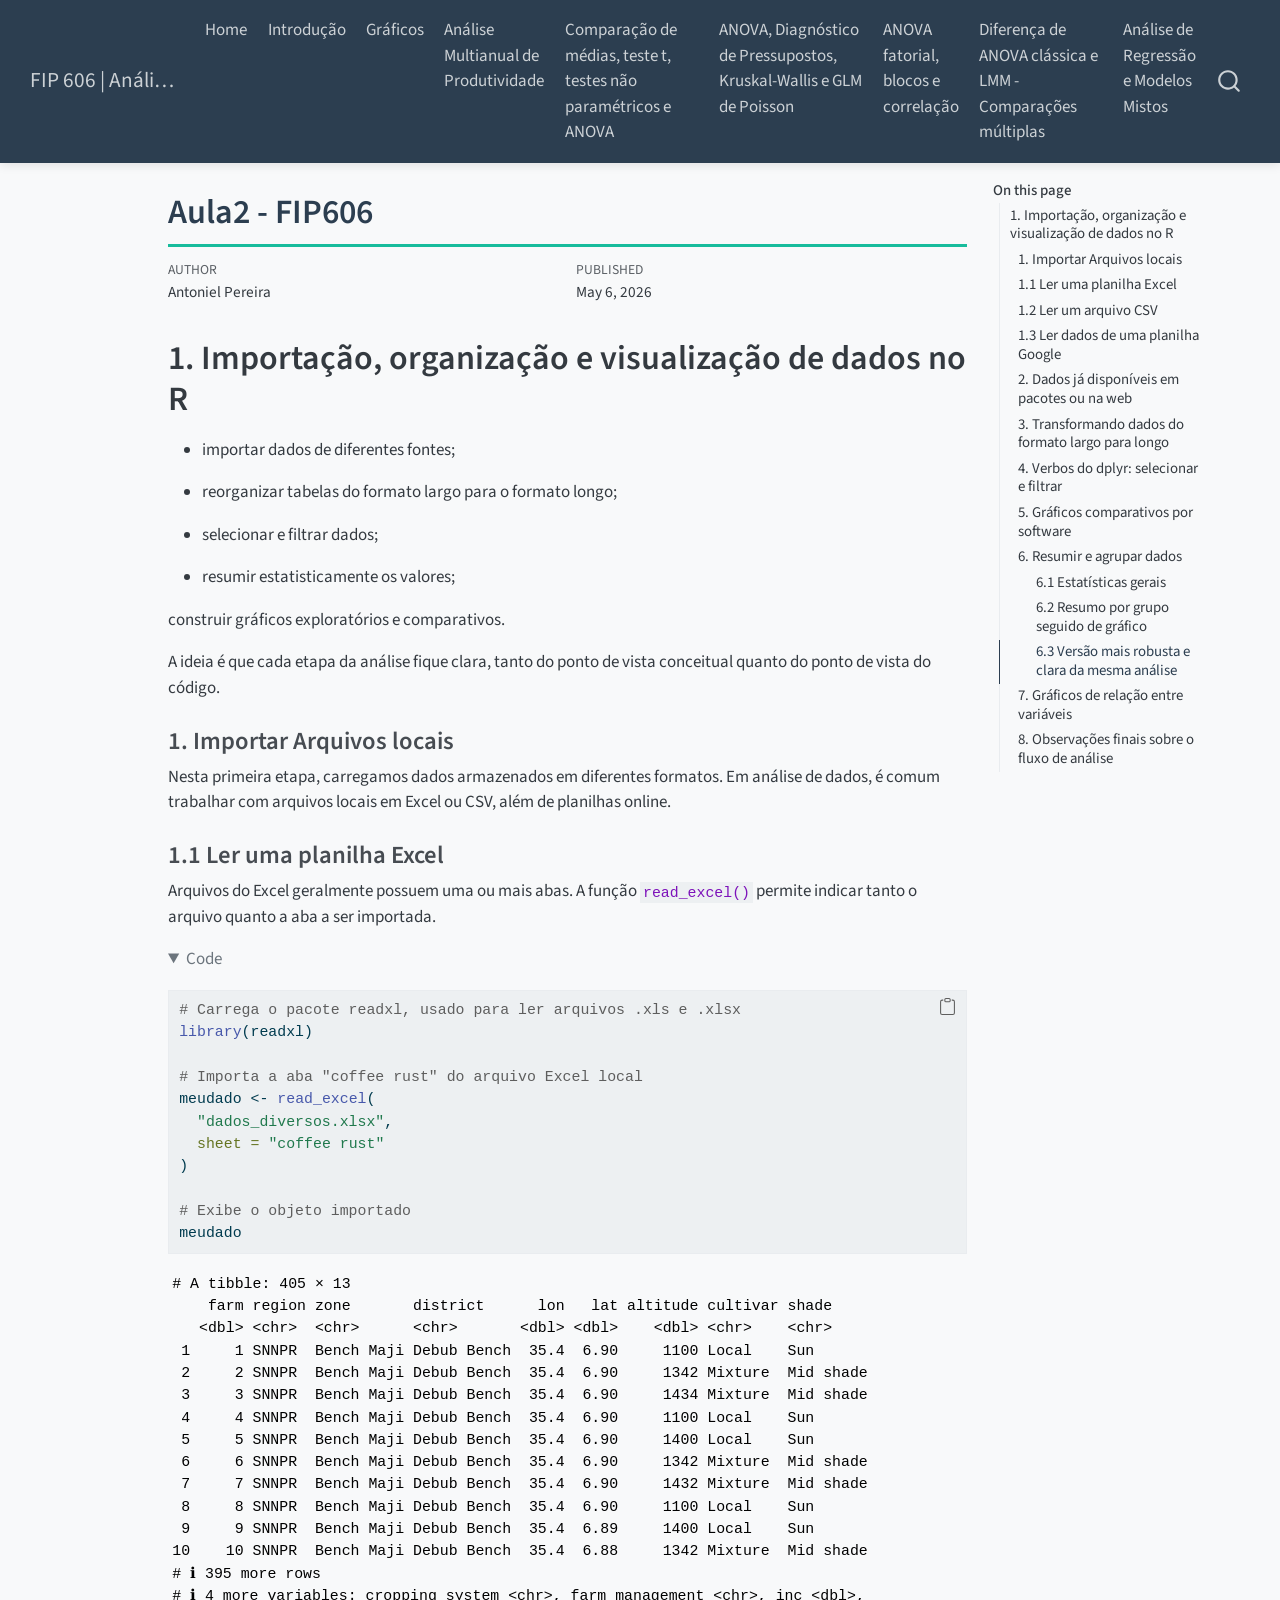
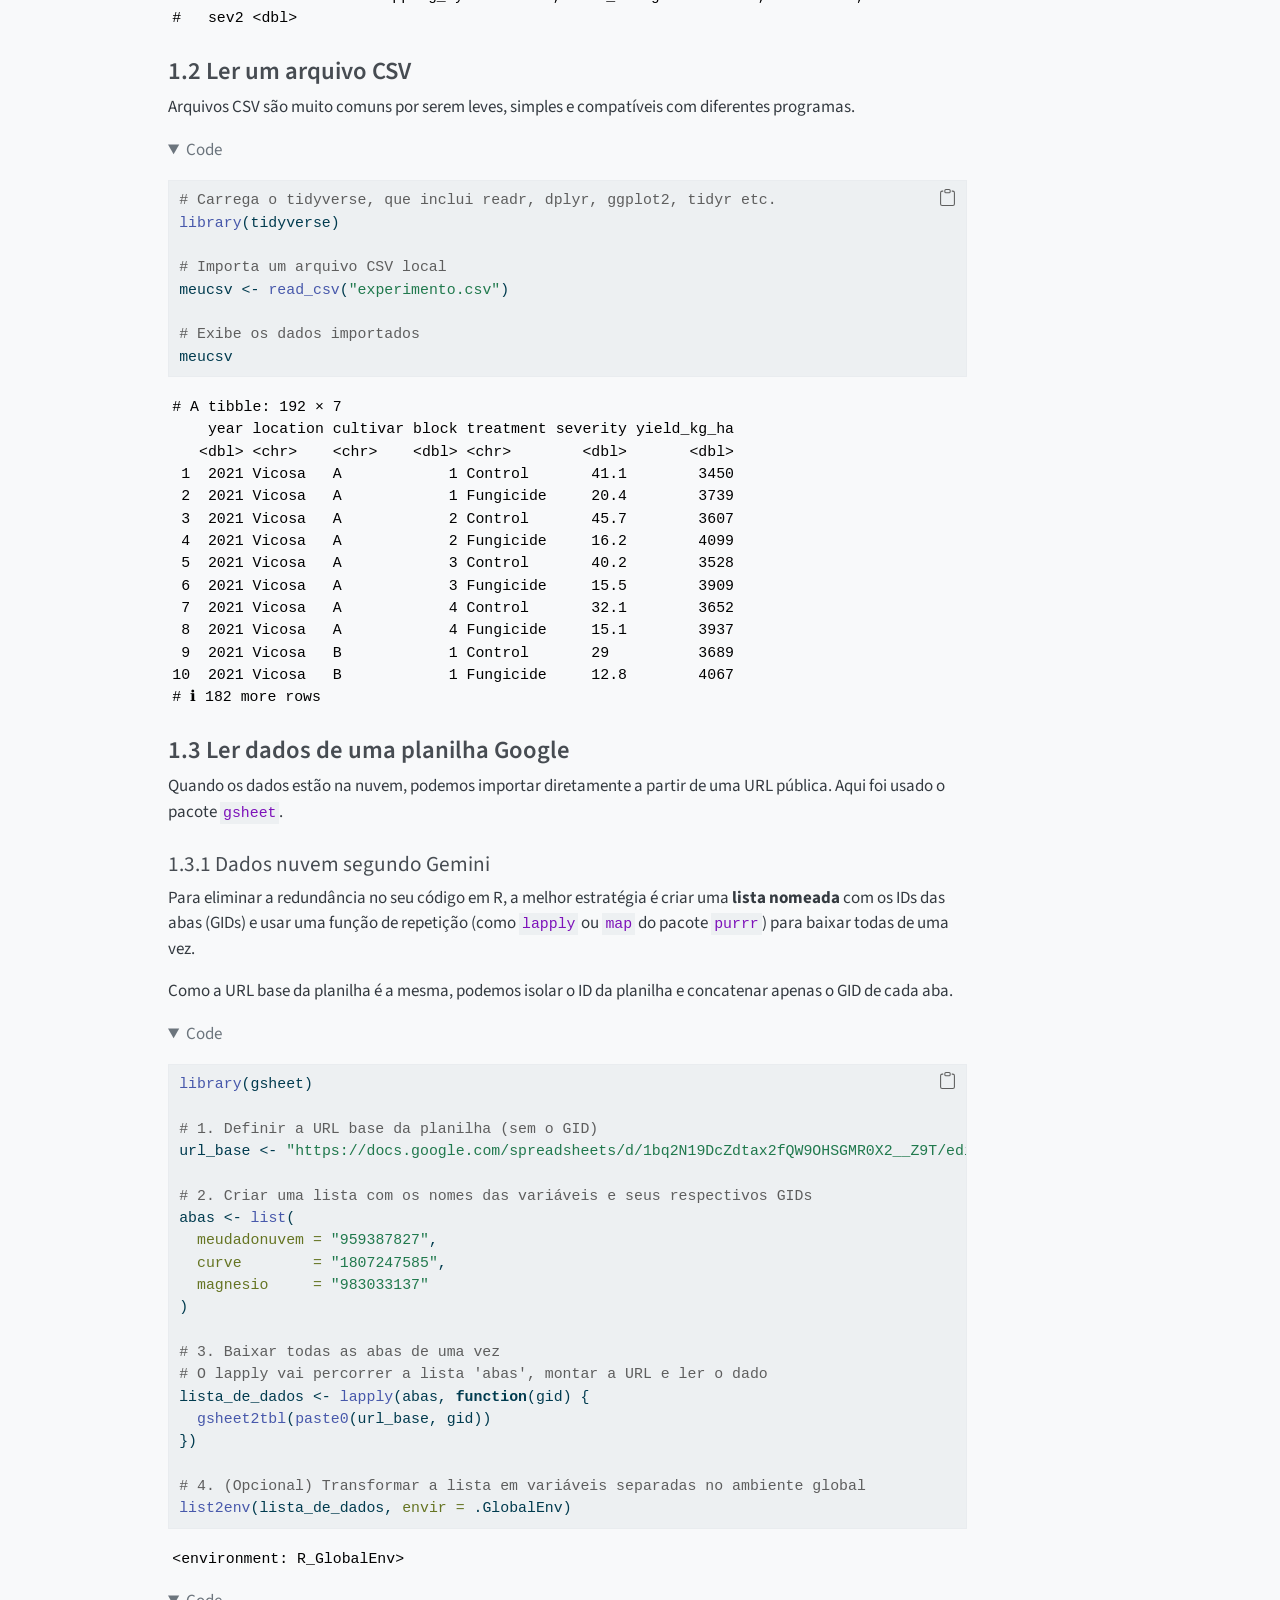
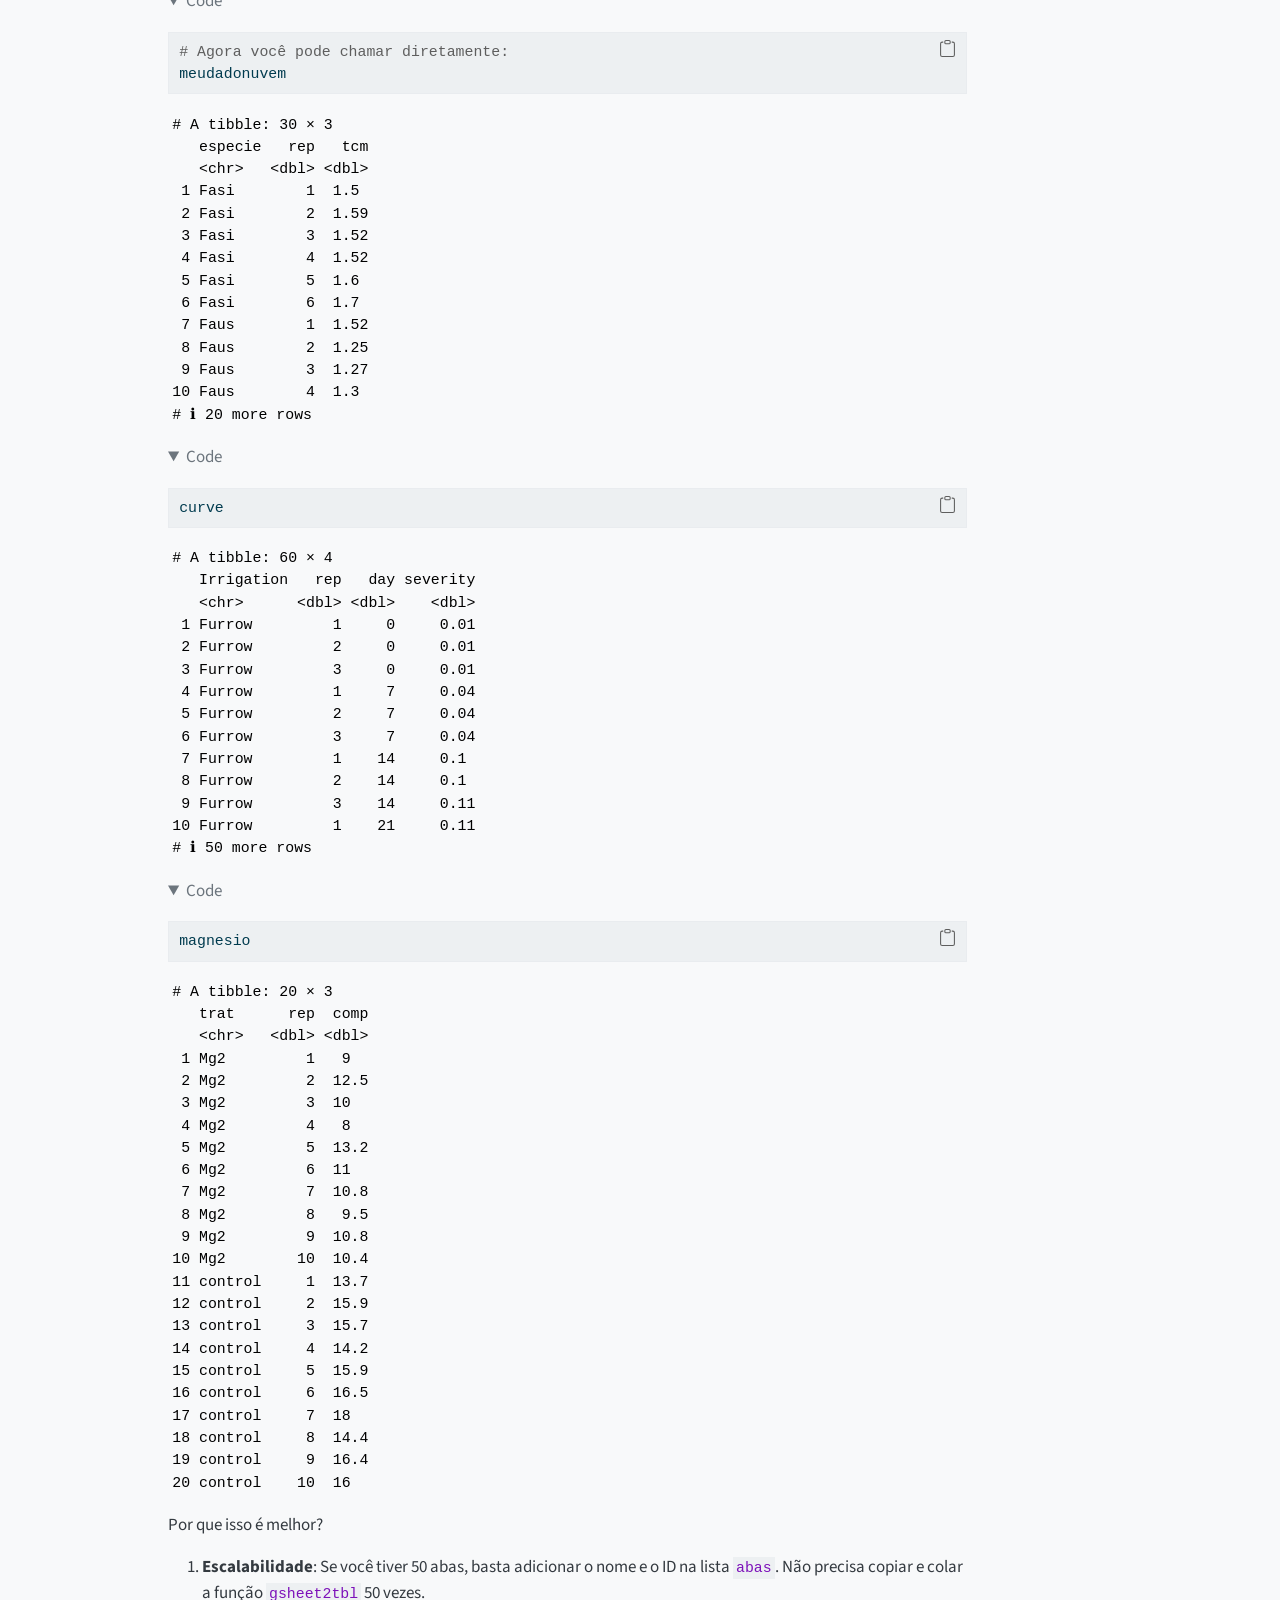
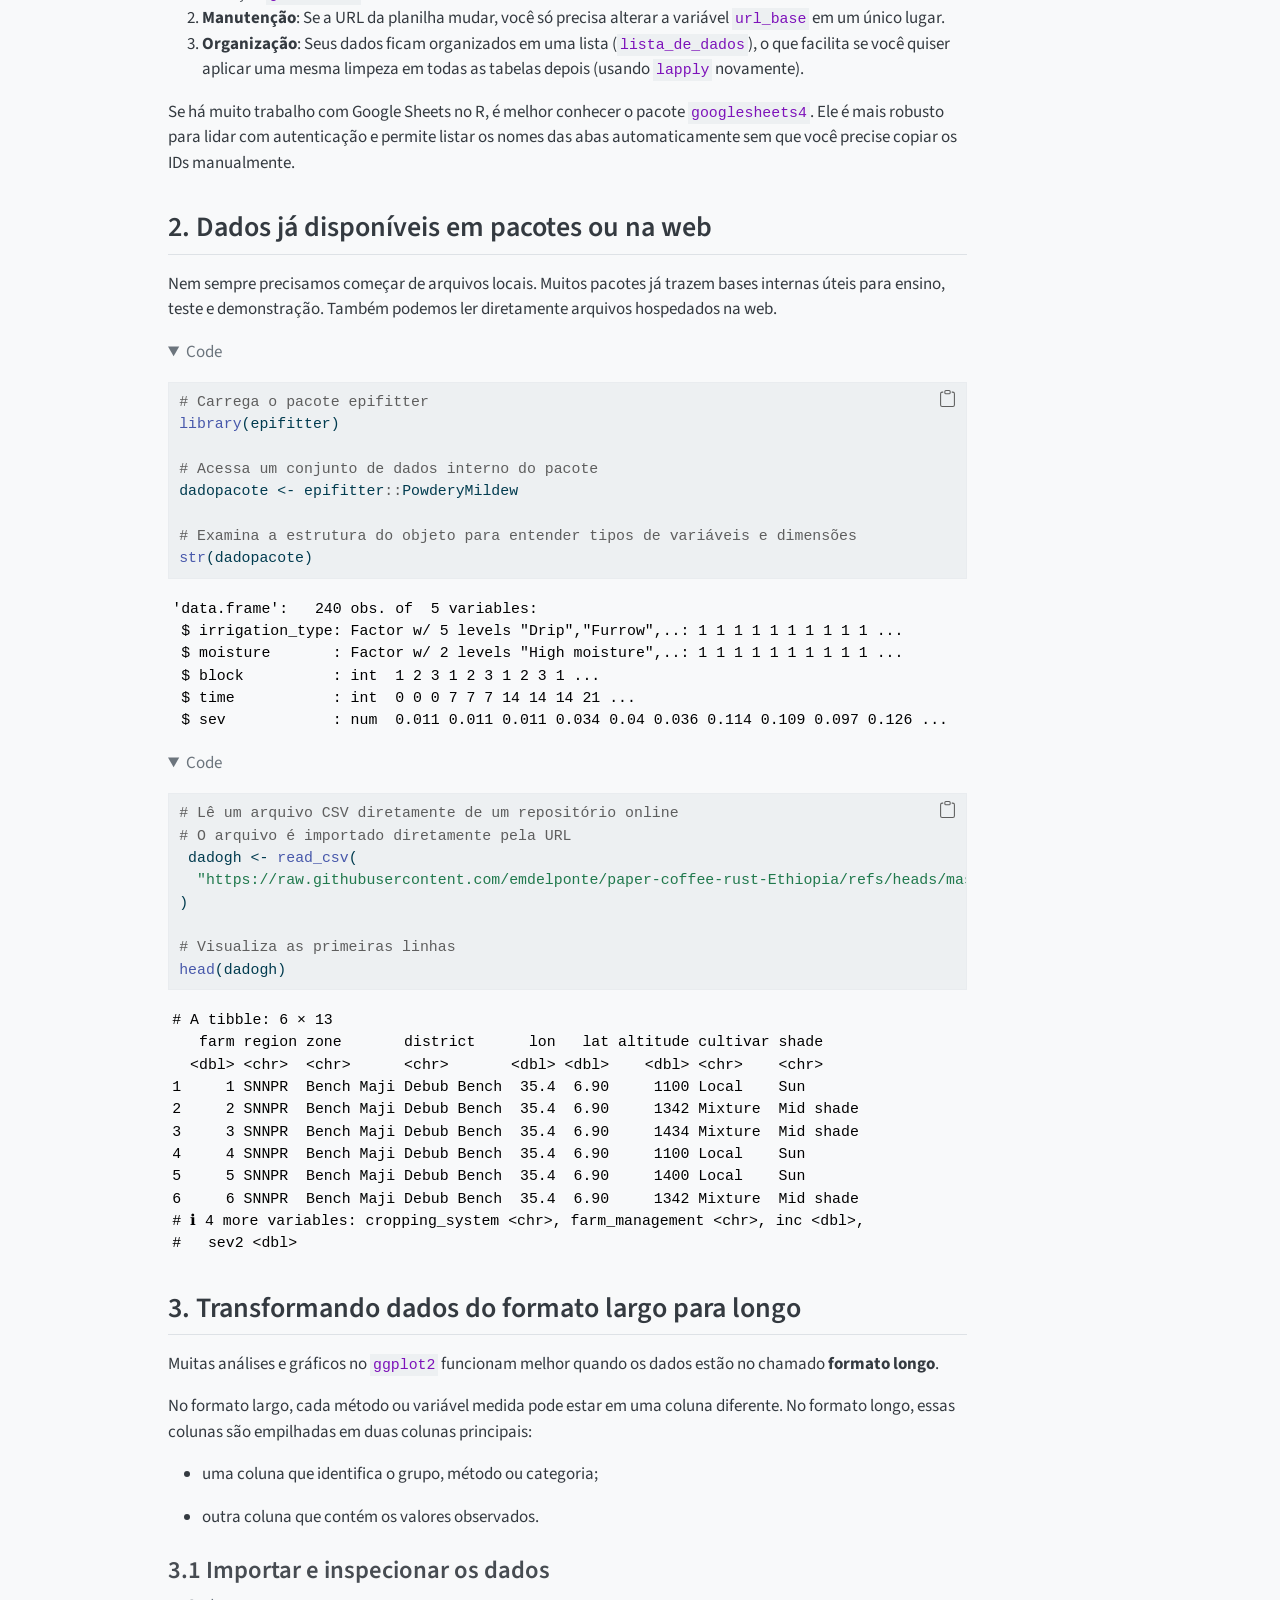
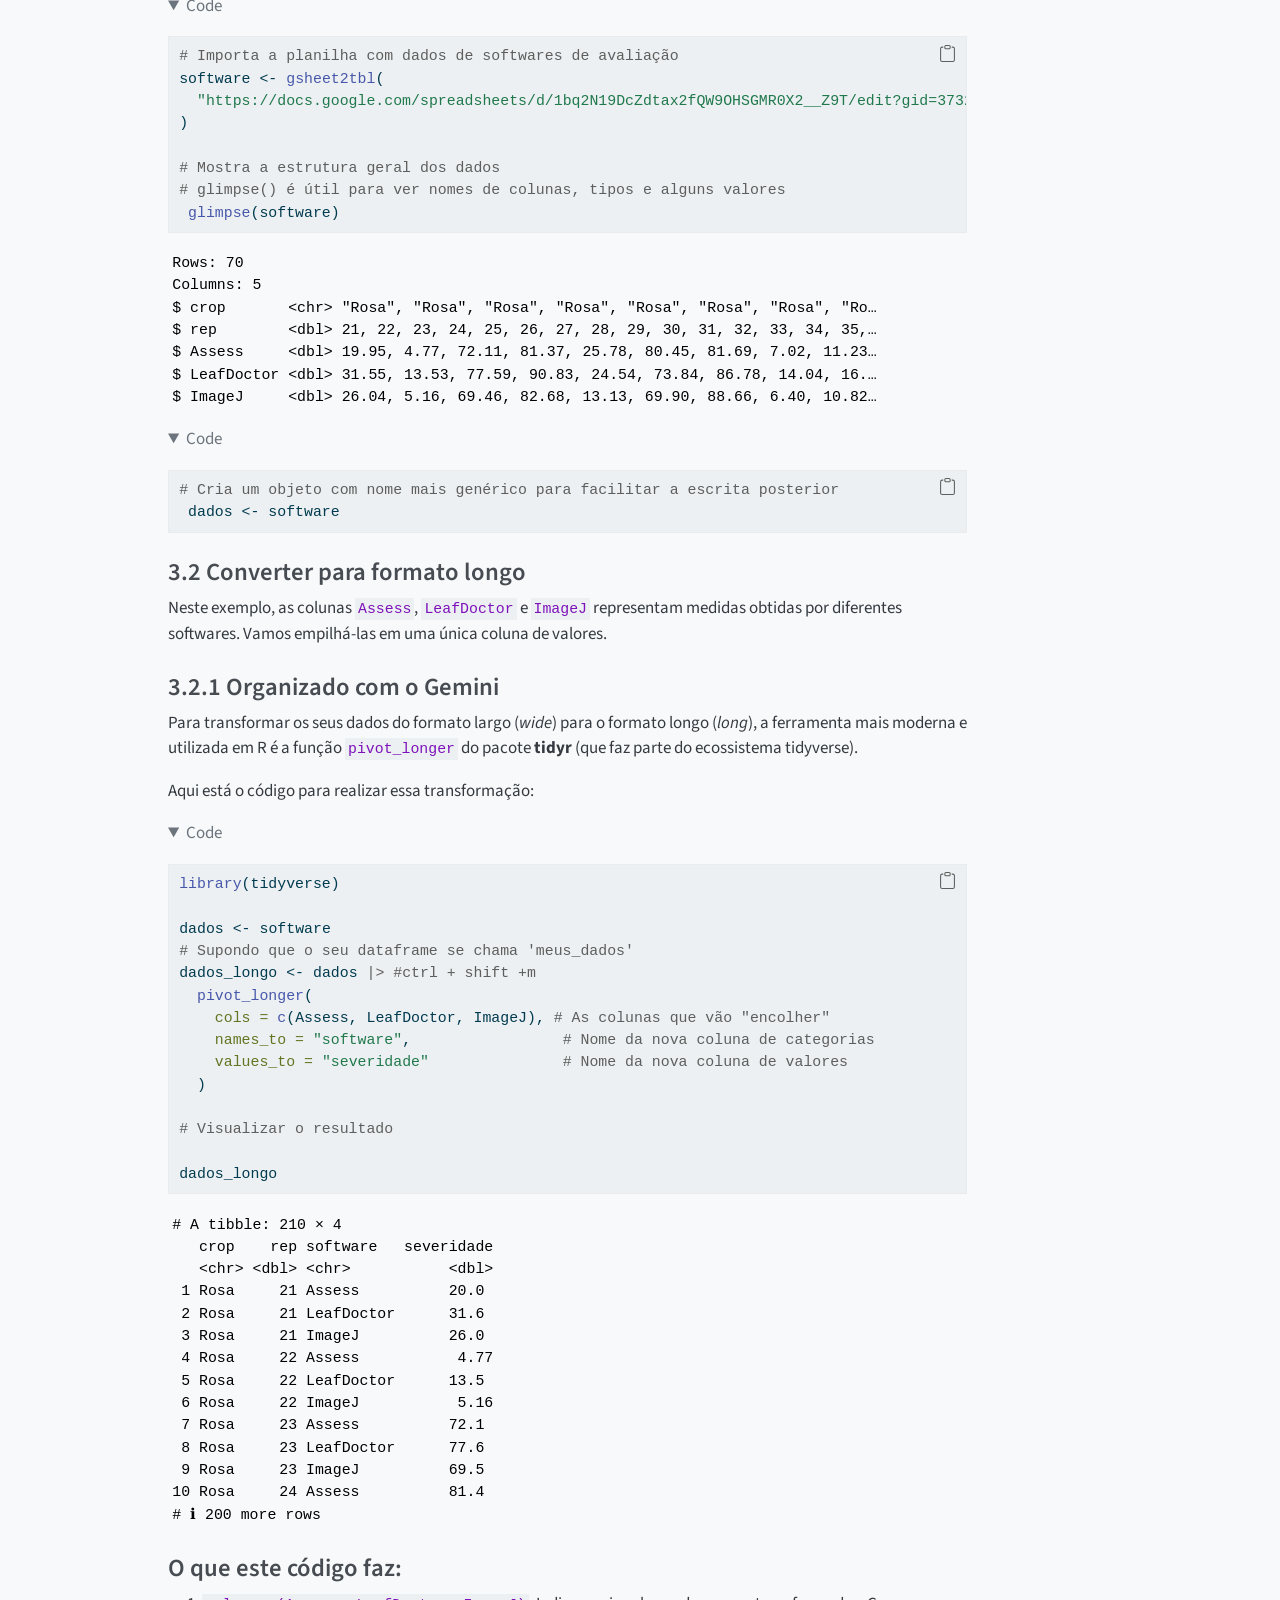
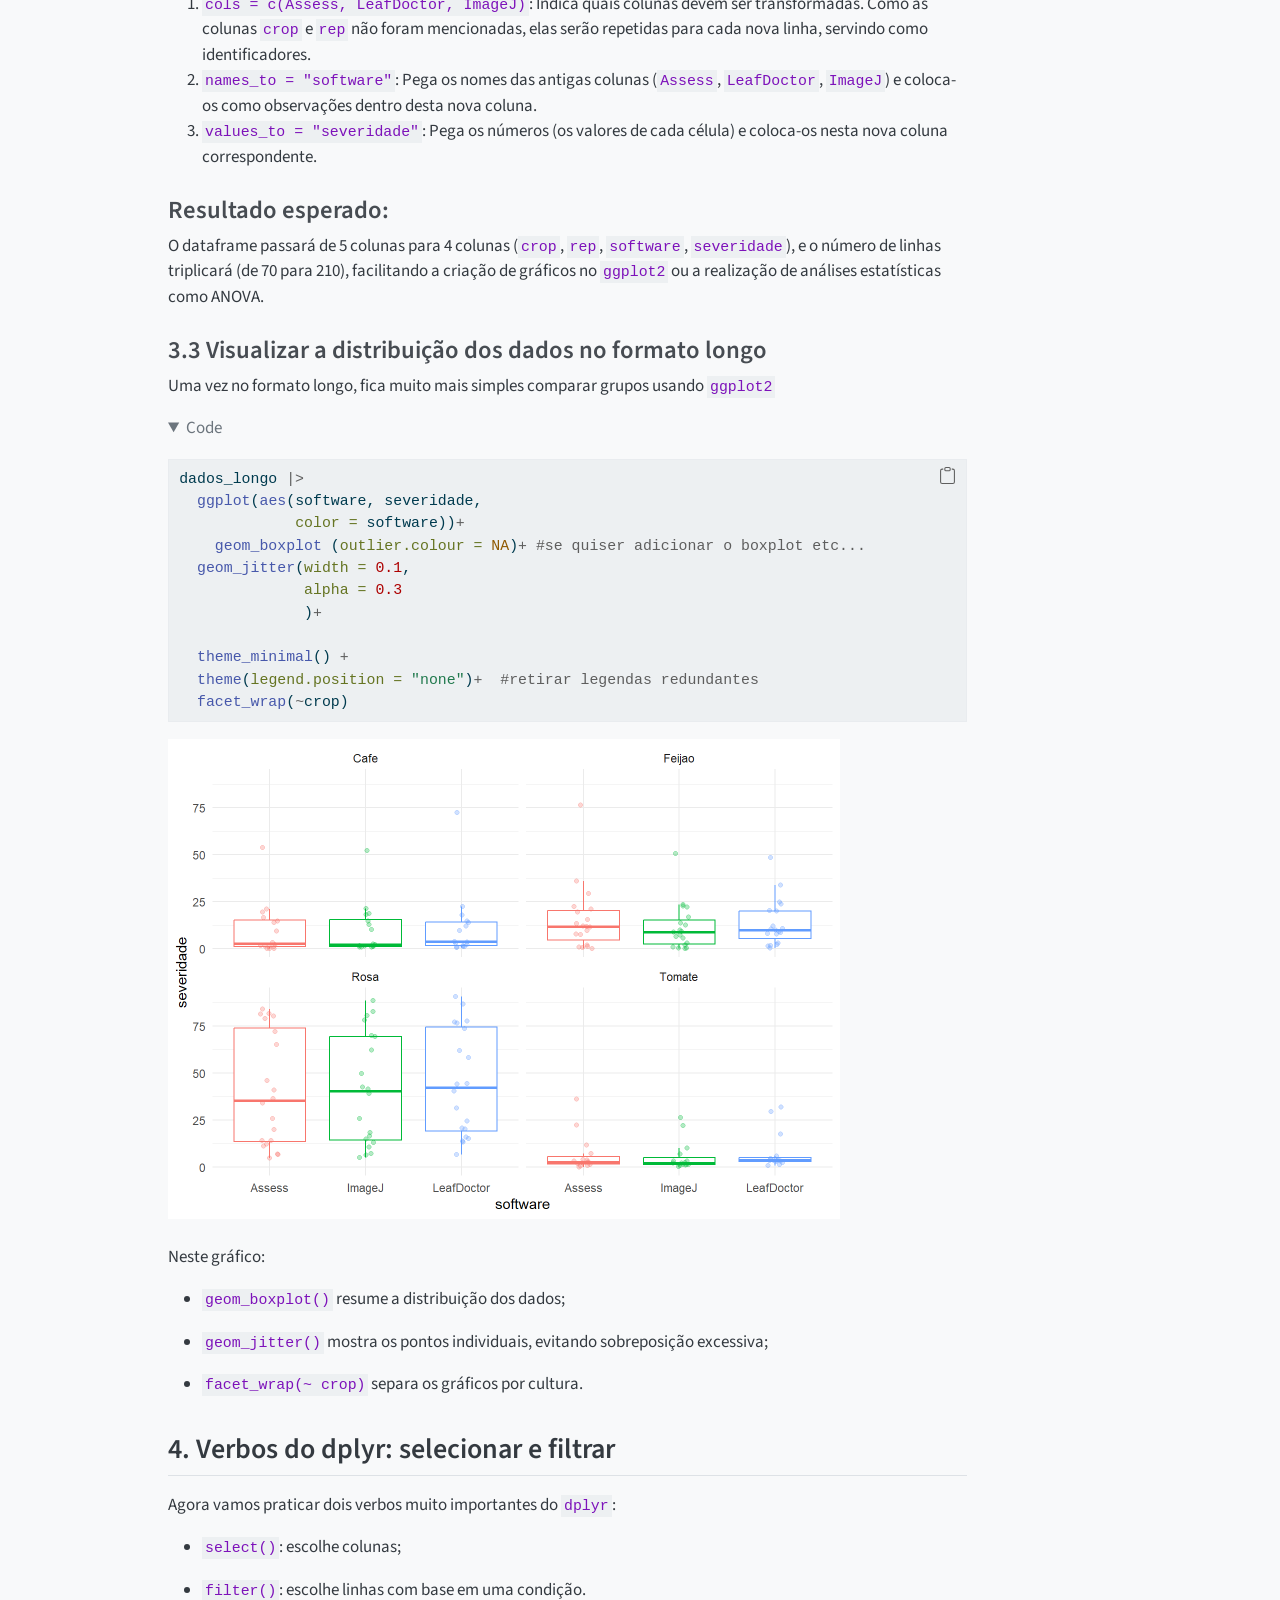
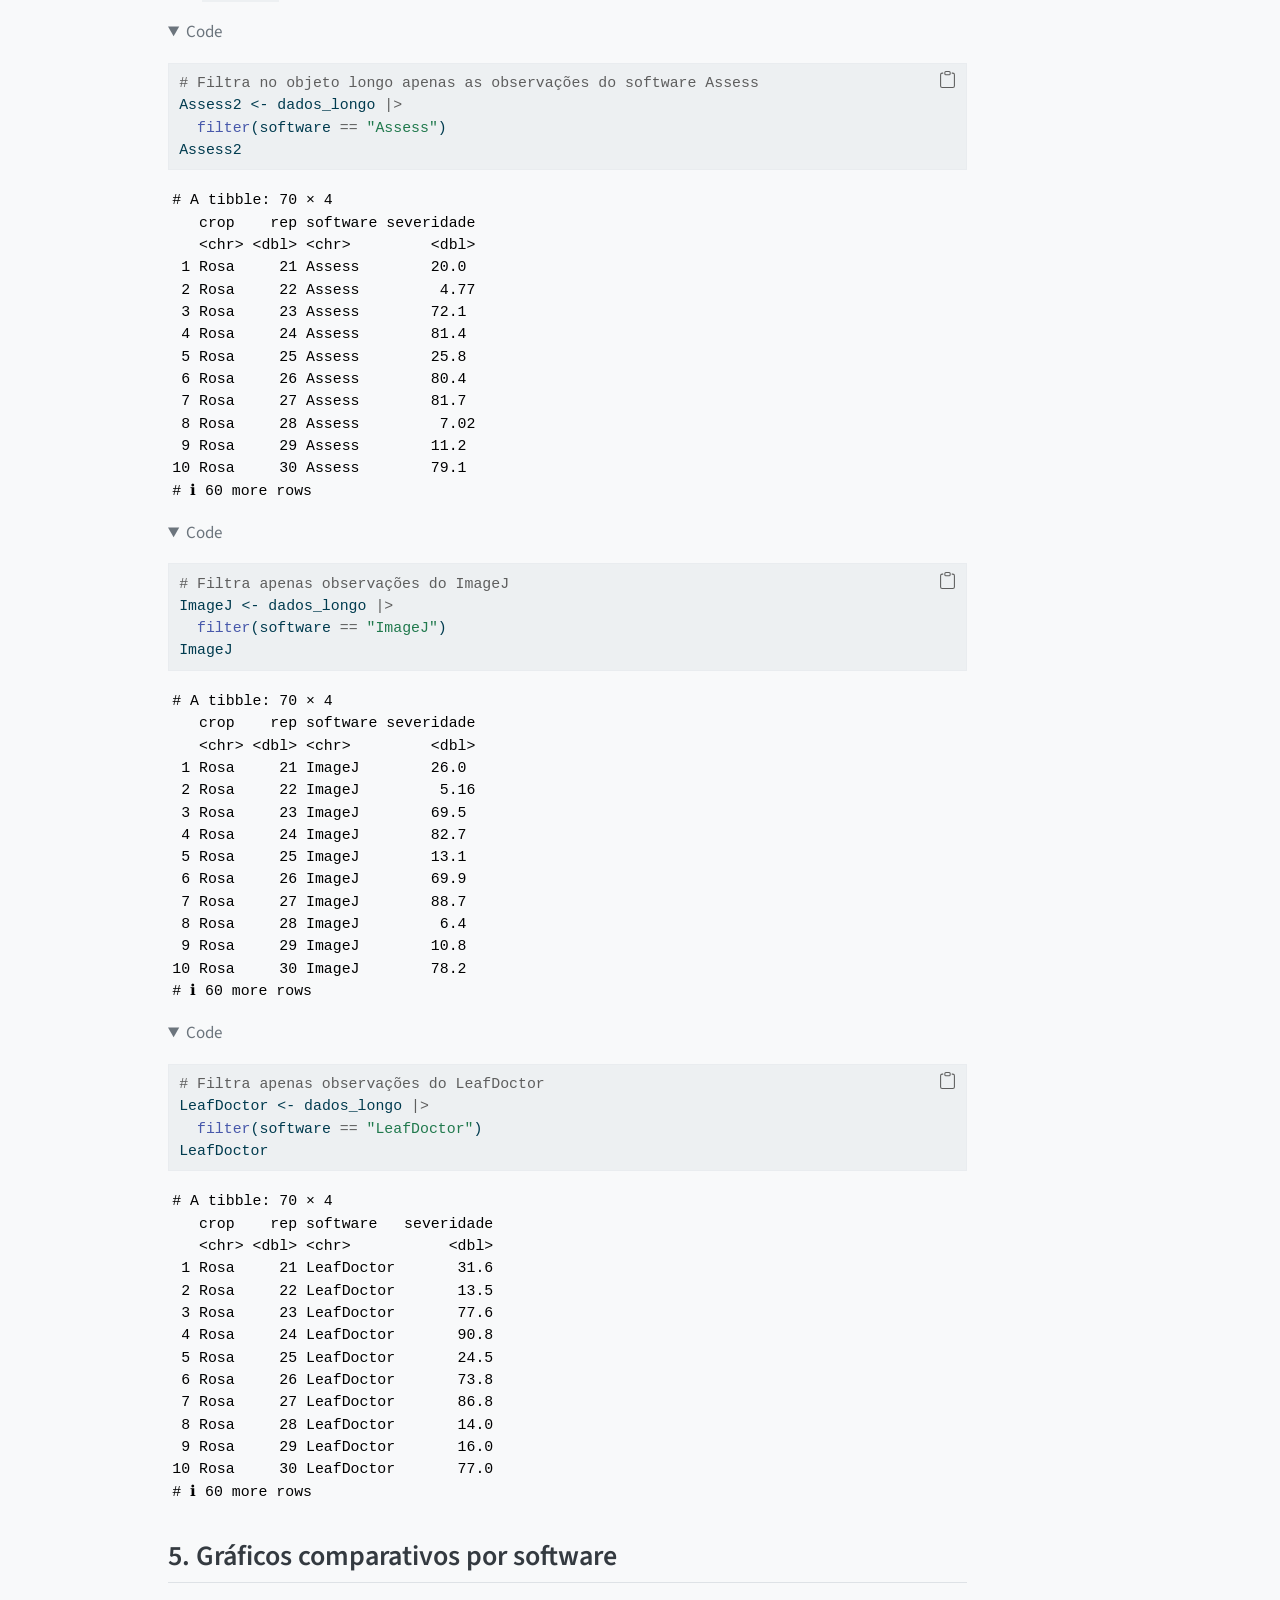
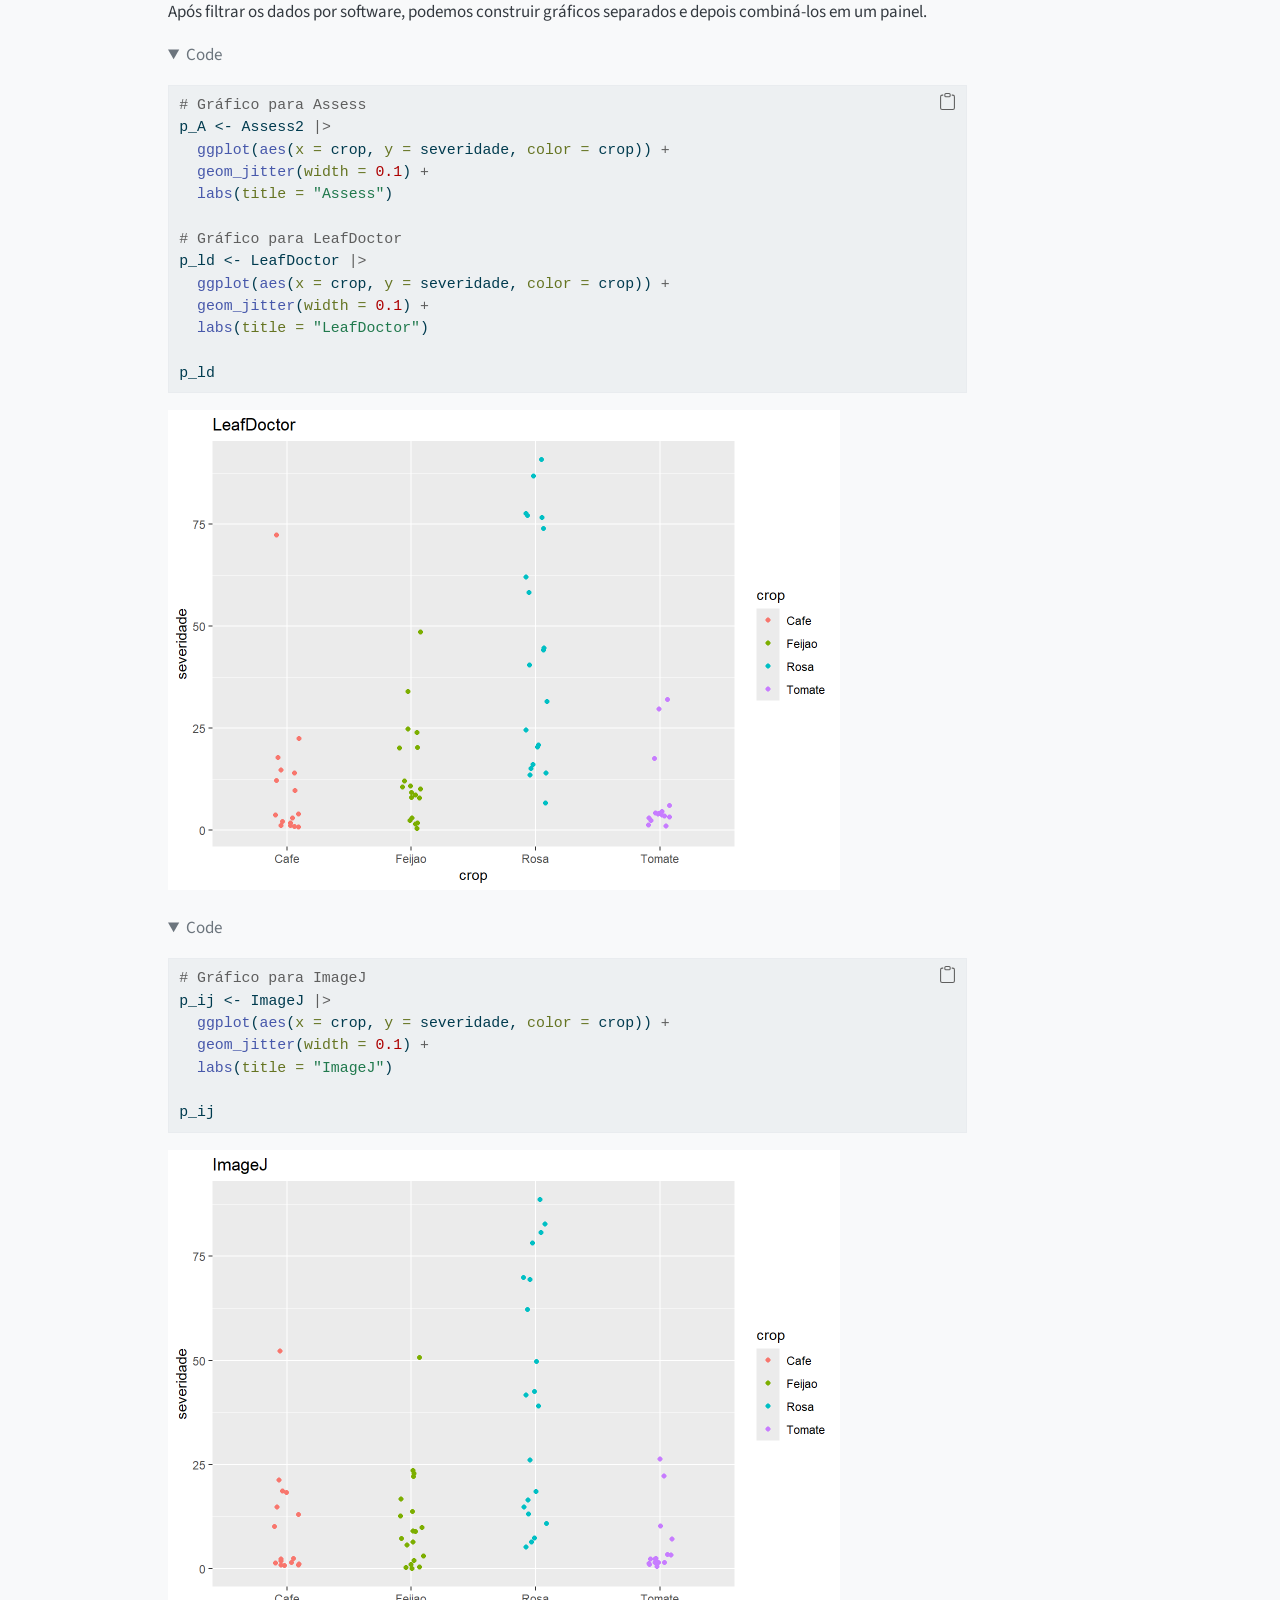
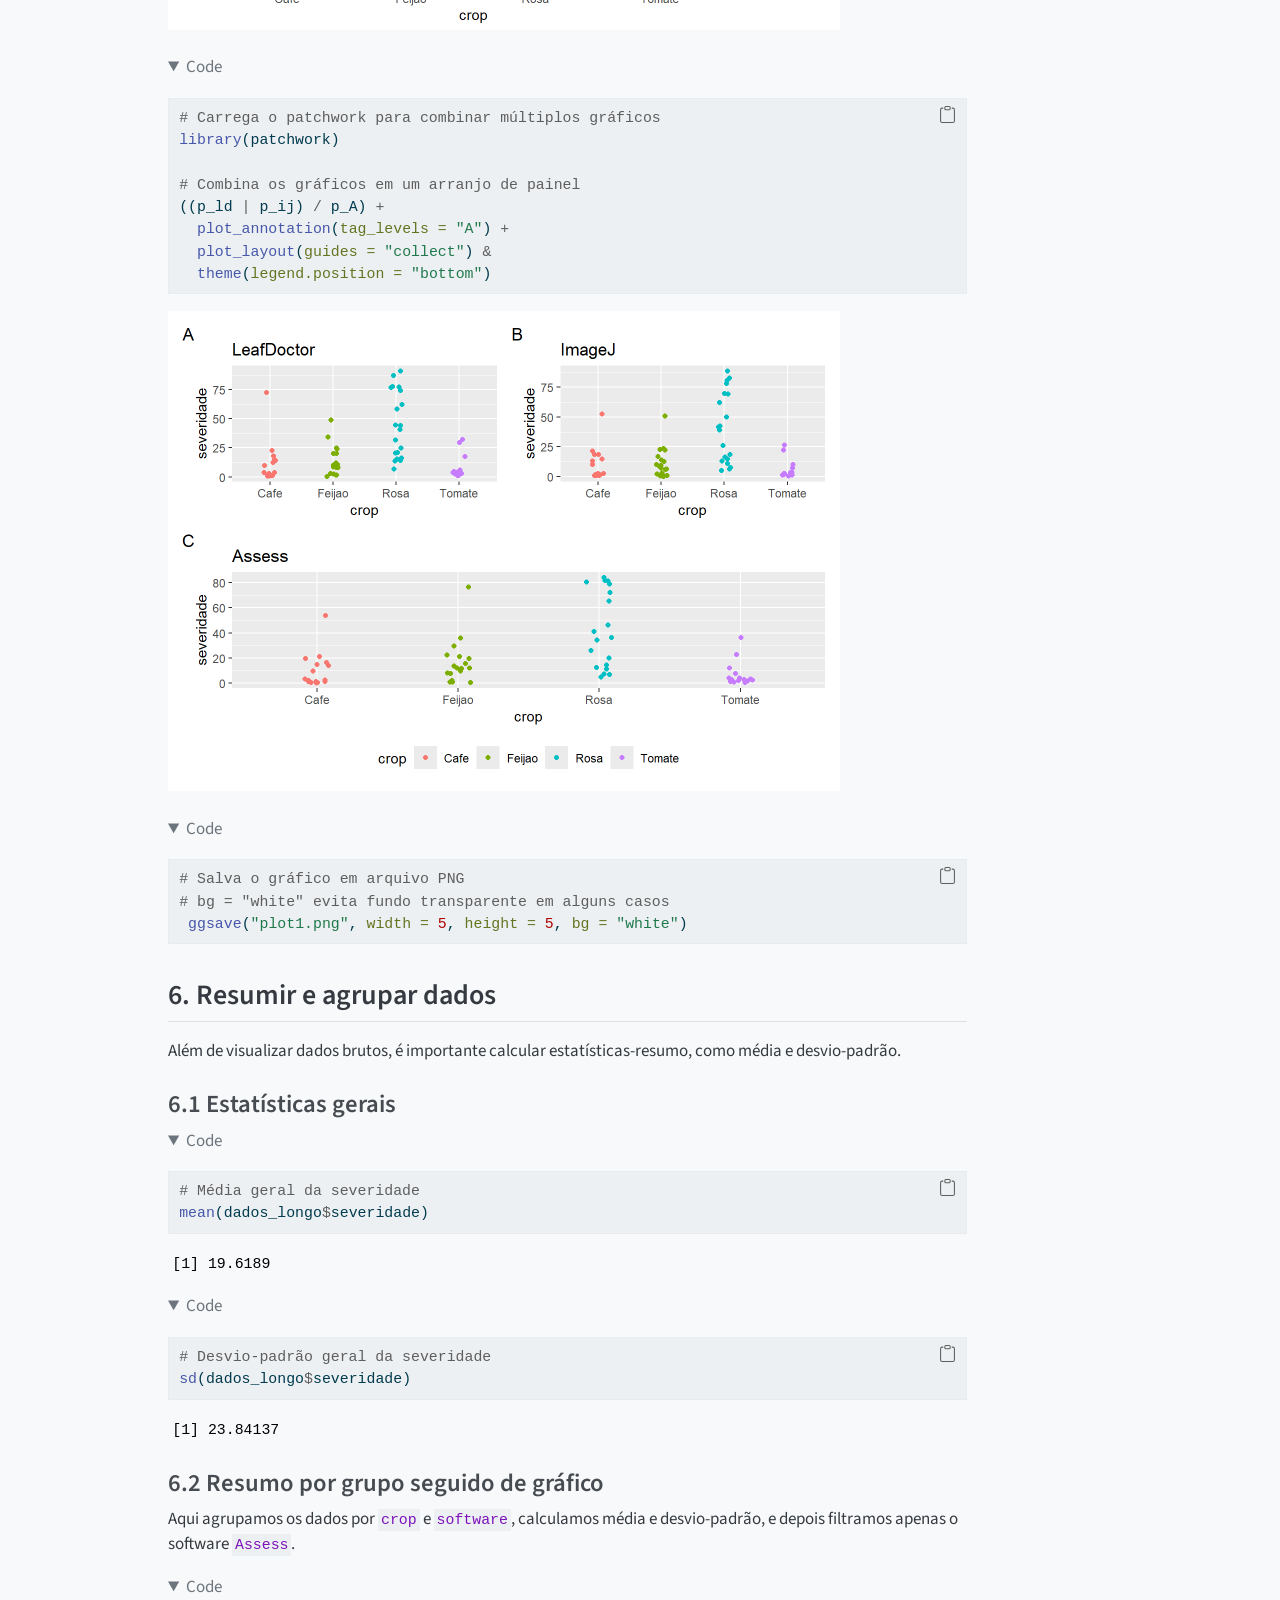
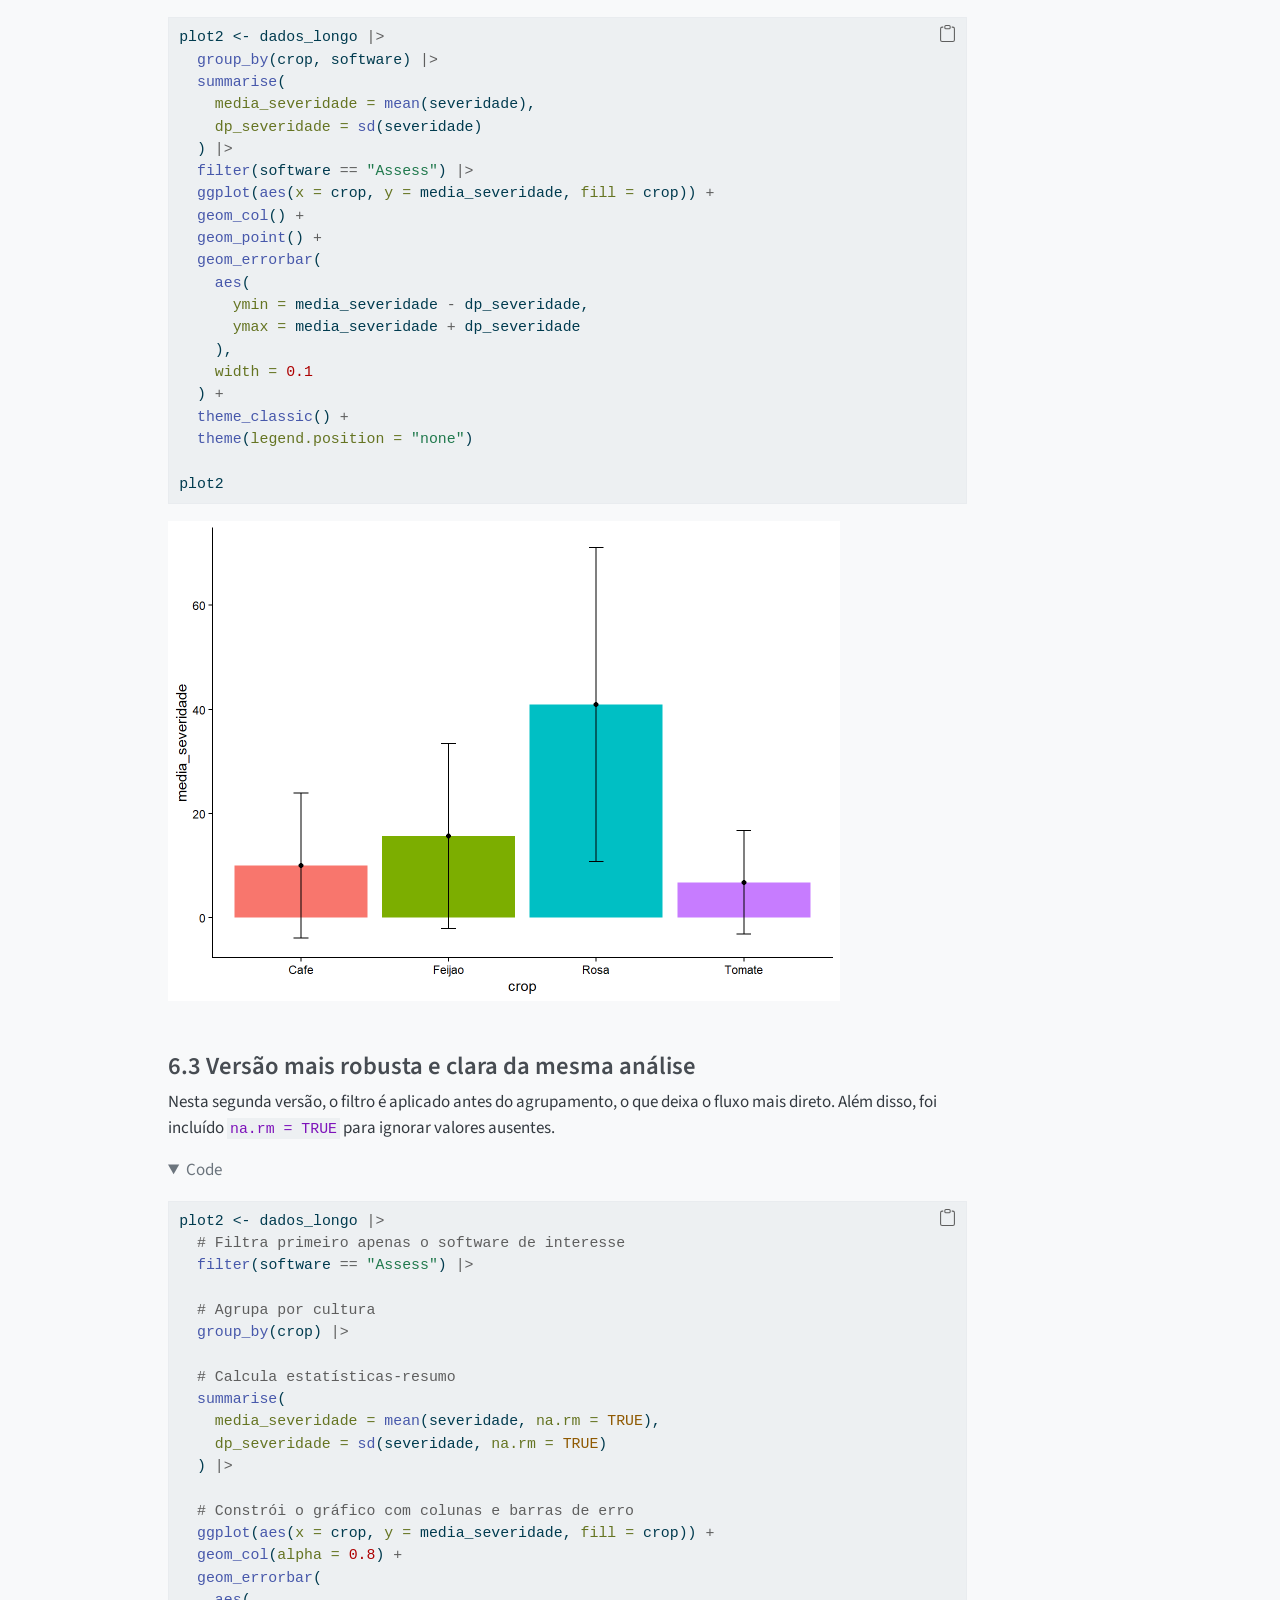
<file: docs/aula2.html>
<!DOCTYPE html>
<html xmlns="http://www.w3.org/1999/xhtml" lang="en" xml:lang="en"><head>

<meta charset="utf-8">
<meta name="generator" content="quarto-1.9.36">

<meta name="viewport" content="width=device-width, initial-scale=1.0, user-scalable=yes">

<meta name="author" content="Antoniel Pereira">
<meta name="dcterms.date" content="2026-05-06">

<title>Aula2 - FIP606 – FIP 606 | Análise de Dados em Fitopatologia</title>
<style>
/* Default styles provided by pandoc.
** See https://pandoc.org/MANUAL.html#variables-for-html for config info.
*/
code{white-space: pre-wrap;}
span.smallcaps{font-variant: small-caps;}
div.columns{display: flex; gap: min(4vw, 1.5em);}
div.column{flex: auto; overflow-x: auto;}
div.hanging-indent{margin-left: 1.5em; text-indent: -1.5em;}
ul.task-list{list-style: none;}
ul.task-list li input[type="checkbox"] {
  width: 0.8em;
  margin: 0 0.8em 0.2em -1em; /* quarto-specific, see https://github.com/quarto-dev/quarto-cli/issues/4556 */ 
  vertical-align: middle;
}
/* CSS for syntax highlighting */
html { -webkit-text-size-adjust: 100%; }
pre > code.sourceCode { white-space: pre; position: relative; }
pre > code.sourceCode > span { display: inline-block; line-height: 1.25; }
pre > code.sourceCode > span:empty { height: 1.2em; }
.sourceCode { overflow: visible; }
code.sourceCode > span { color: inherit; text-decoration: inherit; }
div.sourceCode { margin: 1em 0; }
pre.sourceCode { margin: 0; }
@media screen {
div.sourceCode { overflow: auto; }
}
@media print {
pre > code.sourceCode { white-space: pre-wrap; }
pre > code.sourceCode > span { text-indent: -5em; padding-left: 5em; }
}
pre.numberSource code
  { counter-reset: source-line 0; }
pre.numberSource code > span
  { position: relative; left: -4em; counter-increment: source-line; }
pre.numberSource code > span > a:first-child::before
  { content: counter(source-line);
    position: relative; left: -1em; text-align: right; vertical-align: baseline;
    border: none; display: inline-block;
    -webkit-touch-callout: none; -webkit-user-select: none;
    -khtml-user-select: none; -moz-user-select: none;
    -ms-user-select: none; user-select: none;
    padding: 0 4px; width: 4em;
  }
pre.numberSource { margin-left: 3em;  padding-left: 4px; }
div.sourceCode
  {   }
@media screen {
pre > code.sourceCode > span > a:first-child::before { text-decoration: underline; }
}
</style>


<script src="site_libs/quarto-nav/quarto-nav.js"></script>
<script src="site_libs/quarto-nav/headroom.min.js"></script>
<script src="site_libs/clipboard/clipboard.min.js"></script>
<script src="site_libs/quarto-search/autocomplete.umd.js"></script>
<script src="site_libs/quarto-search/fuse.min.js"></script>
<script src="site_libs/quarto-search/quarto-search.js"></script>
<meta name="quarto:offset" content="./">
<script src="site_libs/quarto-html/quarto.js" type="module"></script>
<script src="site_libs/quarto-html/tabsets/tabsets.js" type="module"></script>
<script src="site_libs/quarto-html/popper.min.js"></script>
<script src="site_libs/quarto-html/tippy.umd.min.js"></script>
<script src="site_libs/quarto-html/anchor.min.js"></script>
<link href="site_libs/quarto-html/tippy.css" rel="stylesheet">
<link href="site_libs/quarto-html/quarto-syntax-highlighting-845c23b38eaddc0f92fda52bfe77a8c8.css" rel="stylesheet" id="quarto-text-highlighting-styles">
<script src="site_libs/bootstrap/bootstrap.min.js"></script>
<link href="site_libs/bootstrap/bootstrap-icons.css" rel="stylesheet">
<link href="site_libs/bootstrap/bootstrap-438d1847d4ebb52a8b619e042d52009f.min.css" rel="stylesheet" append-hash="true" id="quarto-bootstrap" data-mode="light">
<script id="quarto-search-options" type="application/json">{
  "location": "navbar",
  "copy-button": false,
  "collapse-after": 3,
  "panel-placement": "end",
  "type": "overlay",
  "limit": 50,
  "keyboard-shortcut": [
    "f",
    "/",
    "s"
  ],
  "show-item-context": false,
  "language": {
    "search-no-results-text": "No results",
    "search-matching-documents-text": "matching documents",
    "search-copy-link-title": "Copy link to search",
    "search-hide-matches-text": "Hide additional matches",
    "search-more-match-text": "more match in this document",
    "search-more-matches-text": "more matches in this document",
    "search-clear-button-title": "Clear",
    "search-text-placeholder": "",
    "search-detached-cancel-button-title": "Cancel",
    "search-submit-button-title": "Submit",
    "search-label": "Search"
  }
}</script>
<style>html{ scroll-behavior: smooth; }</style>


</head>

<body class="nav-fixed quarto-light">

<div id="quarto-search-results"></div>
  <header id="quarto-header" class="headroom fixed-top">
    <nav class="navbar navbar-expand-lg " data-bs-theme="dark">
      <div class="navbar-container container-fluid">
      <div class="navbar-brand-container mx-auto">
    <a class="navbar-brand" href="./index.html">
    <span class="navbar-title">FIP 606 | Análise de Dados em Fitopatologia</span>
    </a>
  </div>
            <div id="quarto-search" class="" title="Search"></div>
          <button class="navbar-toggler" type="button" data-bs-toggle="collapse" data-bs-target="#navbarCollapse" aria-controls="navbarCollapse" role="menu" aria-expanded="false" aria-label="Toggle navigation" onclick="if (window.quartoToggleHeadroom) { window.quartoToggleHeadroom(); }">
  <span class="navbar-toggler-icon"></span>
</button>
          <div class="collapse navbar-collapse" id="navbarCollapse">
            <ul class="navbar-nav navbar-nav-scroll me-auto">
  <li class="nav-item">
    <a class="nav-link" href="./index.html"> 
<span class="menu-text">Home</span></a>
  </li>  
  <li class="nav-item">
    <a class="nav-link" href="./aula1Q.html"> 
<span class="menu-text">Introdução</span></a>
  </li>  
  <li class="nav-item">
    <a class="nav-link active" href="./aula2.html" aria-current="page"> 
<span class="menu-text">Gráficos</span></a>
  </li>  
  <li class="nav-item">
    <a class="nav-link" href="./aula3.html"> 
<span class="menu-text">Análise Multianual de Produtividade</span></a>
  </li>  
  <li class="nav-item">
    <a class="nav-link" href="./aula4.html"> 
<span class="menu-text">Comparação de médias, teste t, testes não paramétricos e ANOVA</span></a>
  </li>  
  <li class="nav-item">
    <a class="nav-link" href="./aula5.html"> 
<span class="menu-text">ANOVA, Diagnóstico de Pressupostos, Kruskal-Wallis e GLM de Poisson</span></a>
  </li>  
  <li class="nav-item">
    <a class="nav-link" href="./aula6.html"> 
<span class="menu-text">ANOVA fatorial, blocos e correlação</span></a>
  </li>  
  <li class="nav-item">
    <a class="nav-link" href="./aula7.html"> 
<span class="menu-text">Diferença de ANOVA clássica e LMM - Comparações múltiplas</span></a>
  </li>  
  <li class="nav-item">
    <a class="nav-link" href="./aula08.html"> 
<span class="menu-text">Análise de Regressão e Modelos Mistos</span></a>
  </li>  
</ul>
          </div> <!-- /navcollapse -->
            <div class="quarto-navbar-tools">
</div>
      </div> <!-- /container-fluid -->
    </nav>
</header>
<!-- content -->
<div id="quarto-content" class="quarto-container page-columns page-rows-contents page-layout-article page-navbar">
<!-- sidebar -->
<!-- margin-sidebar -->
    <div id="quarto-margin-sidebar" class="sidebar margin-sidebar">
        <nav id="TOC" role="doc-toc" class="toc-active">
    <h2 id="toc-title">On this page</h2>
   
  <ul>
  <li><a href="#importação-organização-e-visualização-de-dados-no-r" id="toc-importação-organização-e-visualização-de-dados-no-r" class="nav-link active" data-scroll-target="#importação-organização-e-visualização-de-dados-no-r">1. Importação, organização e visualização de dados no R</a>
  <ul class="collapse">
  <li><a href="#importar-arquivos-locais" id="toc-importar-arquivos-locais" class="nav-link" data-scroll-target="#importar-arquivos-locais">1. Importar Arquivos locais</a></li>
  <li><a href="#ler-uma-planilha-excel" id="toc-ler-uma-planilha-excel" class="nav-link" data-scroll-target="#ler-uma-planilha-excel">1.1 Ler uma planilha Excel</a></li>
  <li><a href="#ler-um-arquivo-csv" id="toc-ler-um-arquivo-csv" class="nav-link" data-scroll-target="#ler-um-arquivo-csv">1.2 Ler um arquivo CSV</a></li>
  <li><a href="#ler-dados-de-uma-planilha-google" id="toc-ler-dados-de-uma-planilha-google" class="nav-link" data-scroll-target="#ler-dados-de-uma-planilha-google">1.3 Ler dados de uma planilha Google</a></li>
  <li><a href="#dados-já-disponíveis-em-pacotes-ou-na-web" id="toc-dados-já-disponíveis-em-pacotes-ou-na-web" class="nav-link" data-scroll-target="#dados-já-disponíveis-em-pacotes-ou-na-web">2. Dados já disponíveis em pacotes ou na web</a></li>
  <li><a href="#transformando-dados-do-formato-largo-para-longo" id="toc-transformando-dados-do-formato-largo-para-longo" class="nav-link" data-scroll-target="#transformando-dados-do-formato-largo-para-longo">3. Transformando dados do formato largo para longo</a>
  <ul class="collapse">
  <li><a href="#importar-e-inspecionar-os-dados" id="toc-importar-e-inspecionar-os-dados" class="nav-link" data-scroll-target="#importar-e-inspecionar-os-dados">3.1 Importar e inspecionar os dados</a></li>
  <li><a href="#converter-para-formato-longo" id="toc-converter-para-formato-longo" class="nav-link" data-scroll-target="#converter-para-formato-longo">3.2 Converter para formato longo</a></li>
  <li><a href="#organizado-com-o-gemini" id="toc-organizado-com-o-gemini" class="nav-link" data-scroll-target="#organizado-com-o-gemini">3.2.1 Organizado com o Gemini</a></li>
  <li><a href="#o-que-este-código-faz" id="toc-o-que-este-código-faz" class="nav-link" data-scroll-target="#o-que-este-código-faz">O que este código faz:</a></li>
  <li><a href="#resultado-esperado" id="toc-resultado-esperado" class="nav-link" data-scroll-target="#resultado-esperado">Resultado esperado:</a></li>
  <li><a href="#visualizar-a-distribuição-dos-dados-no-formato-longo" id="toc-visualizar-a-distribuição-dos-dados-no-formato-longo" class="nav-link" data-scroll-target="#visualizar-a-distribuição-dos-dados-no-formato-longo">3.3 Visualizar a distribuição dos dados no formato longo</a></li>
  </ul></li>
  <li><a href="#verbos-do-dplyr-selecionar-e-filtrar" id="toc-verbos-do-dplyr-selecionar-e-filtrar" class="nav-link" data-scroll-target="#verbos-do-dplyr-selecionar-e-filtrar">4. Verbos do dplyr: selecionar e filtrar</a></li>
  <li><a href="#gráficos-comparativos-por-software" id="toc-gráficos-comparativos-por-software" class="nav-link" data-scroll-target="#gráficos-comparativos-por-software">5. Gráficos comparativos por software</a></li>
  <li><a href="#resumir-e-agrupar-dados" id="toc-resumir-e-agrupar-dados" class="nav-link" data-scroll-target="#resumir-e-agrupar-dados">6. Resumir e agrupar dados</a>
  <ul class="collapse">
  <li><a href="#estatísticas-gerais" id="toc-estatísticas-gerais" class="nav-link" data-scroll-target="#estatísticas-gerais">6.1 Estatísticas gerais</a></li>
  <li><a href="#resumo-por-grupo-seguido-de-gráfico" id="toc-resumo-por-grupo-seguido-de-gráfico" class="nav-link" data-scroll-target="#resumo-por-grupo-seguido-de-gráfico">6.2 Resumo por grupo seguido de gráfico</a></li>
  <li><a href="#versão-mais-robusta-e-clara-da-mesma-análise" id="toc-versão-mais-robusta-e-clara-da-mesma-análise" class="nav-link" data-scroll-target="#versão-mais-robusta-e-clara-da-mesma-análise">6.3 Versão mais robusta e clara da mesma análise</a></li>
  </ul></li>
  <li><a href="#gráficos-de-relação-entre-variáveis" id="toc-gráficos-de-relação-entre-variáveis" class="nav-link" data-scroll-target="#gráficos-de-relação-entre-variáveis">7. Gráficos de relação entre variáveis</a>
  <ul class="collapse">
  <li><a href="#versão-básica-dos-gráficos-de-dispersão" id="toc-versão-básica-dos-gráficos-de-dispersão" class="nav-link" data-scroll-target="#versão-básica-dos-gráficos-de-dispersão">7.1 Versão básica dos gráficos de dispersão</a></li>
  <li><a href="#versão-enriquecida-com-coeficiente-de-correlação" id="toc-versão-enriquecida-com-coeficiente-de-correlação" class="nav-link" data-scroll-target="#versão-enriquecida-com-coeficiente-de-correlação">7.2 Versão enriquecida com coeficiente de correlação</a></li>
  </ul></li>
  <li><a href="#observações-finais-sobre-o-fluxo-de-análise" id="toc-observações-finais-sobre-o-fluxo-de-análise" class="nav-link" data-scroll-target="#observações-finais-sobre-o-fluxo-de-análise">8. Observações finais sobre o fluxo de análise</a></li>
  </ul></li>
  </ul>
</nav>
    </div>
<!-- main -->
<main class="content" id="quarto-document-content">

<header id="title-block-header" class="quarto-title-block default">
<div class="quarto-title">
<h1 class="title">Aula2 - FIP606</h1>
</div>



<div class="quarto-title-meta">

    <div>
    <div class="quarto-title-meta-heading">Author</div>
    <div class="quarto-title-meta-contents">
             <p>Antoniel Pereira </p>
          </div>
  </div>
    
    <div>
    <div class="quarto-title-meta-heading">Published</div>
    <div class="quarto-title-meta-contents">
      <p class="date">May 6, 2026</p>
    </div>
  </div>
  
    
  </div>
  


</header>


<section id="importação-organização-e-visualização-de-dados-no-r" class="level1">
<h1>1. Importação, organização e visualização de dados no R</h1>
<ul>
<li><p>importar dados de diferentes fontes;</p></li>
<li><p>reorganizar tabelas do formato largo para o formato longo;</p></li>
<li><p>selecionar e filtrar dados;</p></li>
<li><p>resumir estatisticamente os valores;</p></li>
</ul>
<p>construir gráficos exploratórios e comparativos.</p>
<p>A ideia é que cada etapa da análise fique clara, tanto do ponto de vista conceitual quanto do ponto de vista do código.</p>
<section id="importar-arquivos-locais" class="level3">
<h3 class="anchored" data-anchor-id="importar-arquivos-locais">1. Importar Arquivos locais</h3>
<p>Nesta primeira etapa, carregamos dados armazenados em diferentes formatos. Em análise de dados, é comum trabalhar com arquivos locais em Excel ou CSV, além de planilhas online.</p>
</section>
<section id="ler-uma-planilha-excel" class="level3">
<h3 class="anchored" data-anchor-id="ler-uma-planilha-excel">1.1 Ler uma planilha Excel</h3>
<p>Arquivos do Excel geralmente possuem uma ou mais abas. A função <code>read_excel()</code> permite indicar tanto o arquivo quanto a aba a ser importada.</p>
<div class="cell">
<details open="" class="code-fold">
<summary>Code</summary>
<div class="code-copy-outer-scaffold"><div class="sourceCode cell-code" id="cb1"><pre class="sourceCode r code-with-copy"><code class="sourceCode r"><span id="cb1-1"><a href="#cb1-1" aria-hidden="true" tabindex="-1"></a><span class="co"># Carrega o pacote readxl, usado para ler arquivos .xls e .xlsx</span></span>
<span id="cb1-2"><a href="#cb1-2" aria-hidden="true" tabindex="-1"></a><span class="fu">library</span>(readxl)</span>
<span id="cb1-3"><a href="#cb1-3" aria-hidden="true" tabindex="-1"></a></span>
<span id="cb1-4"><a href="#cb1-4" aria-hidden="true" tabindex="-1"></a><span class="co"># Importa a aba "coffee rust" do arquivo Excel local</span></span>
<span id="cb1-5"><a href="#cb1-5" aria-hidden="true" tabindex="-1"></a>meudado <span class="ot">&lt;-</span> <span class="fu">read_excel</span>(</span>
<span id="cb1-6"><a href="#cb1-6" aria-hidden="true" tabindex="-1"></a>  <span class="st">"dados_diversos.xlsx"</span>,</span>
<span id="cb1-7"><a href="#cb1-7" aria-hidden="true" tabindex="-1"></a>  <span class="at">sheet =</span> <span class="st">"coffee rust"</span></span>
<span id="cb1-8"><a href="#cb1-8" aria-hidden="true" tabindex="-1"></a>)</span>
<span id="cb1-9"><a href="#cb1-9" aria-hidden="true" tabindex="-1"></a></span>
<span id="cb1-10"><a href="#cb1-10" aria-hidden="true" tabindex="-1"></a><span class="co"># Exibe o objeto importado</span></span>
<span id="cb1-11"><a href="#cb1-11" aria-hidden="true" tabindex="-1"></a>meudado</span></code></pre></div><button title="Copy to Clipboard" class="code-copy-button"><i class="bi"></i></button></div>
</details>
<div class="cell-output cell-output-stdout">
<pre><code># A tibble: 405 × 13
    farm region zone       district      lon   lat altitude cultivar shade    
   &lt;dbl&gt; &lt;chr&gt;  &lt;chr&gt;      &lt;chr&gt;       &lt;dbl&gt; &lt;dbl&gt;    &lt;dbl&gt; &lt;chr&gt;    &lt;chr&gt;    
 1     1 SNNPR  Bench Maji Debub Bench  35.4  6.90     1100 Local    Sun      
 2     2 SNNPR  Bench Maji Debub Bench  35.4  6.90     1342 Mixture  Mid shade
 3     3 SNNPR  Bench Maji Debub Bench  35.4  6.90     1434 Mixture  Mid shade
 4     4 SNNPR  Bench Maji Debub Bench  35.4  6.90     1100 Local    Sun      
 5     5 SNNPR  Bench Maji Debub Bench  35.4  6.90     1400 Local    Sun      
 6     6 SNNPR  Bench Maji Debub Bench  35.4  6.90     1342 Mixture  Mid shade
 7     7 SNNPR  Bench Maji Debub Bench  35.4  6.90     1432 Mixture  Mid shade
 8     8 SNNPR  Bench Maji Debub Bench  35.4  6.90     1100 Local    Sun      
 9     9 SNNPR  Bench Maji Debub Bench  35.4  6.89     1400 Local    Sun      
10    10 SNNPR  Bench Maji Debub Bench  35.4  6.88     1342 Mixture  Mid shade
# ℹ 395 more rows
# ℹ 4 more variables: cropping_system &lt;chr&gt;, farm_management &lt;chr&gt;, inc &lt;dbl&gt;,
#   sev2 &lt;dbl&gt;</code></pre>
</div>
</div>
</section>
<section id="ler-um-arquivo-csv" class="level3">
<h3 class="anchored" data-anchor-id="ler-um-arquivo-csv">1.2 Ler um arquivo CSV</h3>
<p>Arquivos CSV são muito comuns por serem leves, simples e compatíveis com diferentes programas.</p>
<div class="cell">
<details open="" class="code-fold">
<summary>Code</summary>
<div class="code-copy-outer-scaffold"><div class="sourceCode cell-code" id="cb3"><pre class="sourceCode r code-with-copy"><code class="sourceCode r"><span id="cb3-1"><a href="#cb3-1" aria-hidden="true" tabindex="-1"></a><span class="co"># Carrega o tidyverse, que inclui readr, dplyr, ggplot2, tidyr etc.</span></span>
<span id="cb3-2"><a href="#cb3-2" aria-hidden="true" tabindex="-1"></a><span class="fu">library</span>(tidyverse)</span>
<span id="cb3-3"><a href="#cb3-3" aria-hidden="true" tabindex="-1"></a></span>
<span id="cb3-4"><a href="#cb3-4" aria-hidden="true" tabindex="-1"></a><span class="co"># Importa um arquivo CSV local</span></span>
<span id="cb3-5"><a href="#cb3-5" aria-hidden="true" tabindex="-1"></a>meucsv <span class="ot">&lt;-</span> <span class="fu">read_csv</span>(<span class="st">"experimento.csv"</span>)</span>
<span id="cb3-6"><a href="#cb3-6" aria-hidden="true" tabindex="-1"></a></span>
<span id="cb3-7"><a href="#cb3-7" aria-hidden="true" tabindex="-1"></a><span class="co"># Exibe os dados importados</span></span>
<span id="cb3-8"><a href="#cb3-8" aria-hidden="true" tabindex="-1"></a>meucsv</span></code></pre></div><button title="Copy to Clipboard" class="code-copy-button"><i class="bi"></i></button></div>
</details>
<div class="cell-output cell-output-stdout">
<pre><code># A tibble: 192 × 7
    year location cultivar block treatment severity yield_kg_ha
   &lt;dbl&gt; &lt;chr&gt;    &lt;chr&gt;    &lt;dbl&gt; &lt;chr&gt;        &lt;dbl&gt;       &lt;dbl&gt;
 1  2021 Vicosa   A            1 Control       41.1        3450
 2  2021 Vicosa   A            1 Fungicide     20.4        3739
 3  2021 Vicosa   A            2 Control       45.7        3607
 4  2021 Vicosa   A            2 Fungicide     16.2        4099
 5  2021 Vicosa   A            3 Control       40.2        3528
 6  2021 Vicosa   A            3 Fungicide     15.5        3909
 7  2021 Vicosa   A            4 Control       32.1        3652
 8  2021 Vicosa   A            4 Fungicide     15.1        3937
 9  2021 Vicosa   B            1 Control       29          3689
10  2021 Vicosa   B            1 Fungicide     12.8        4067
# ℹ 182 more rows</code></pre>
</div>
</div>
</section>
<section id="ler-dados-de-uma-planilha-google" class="level3">
<h3 class="anchored" data-anchor-id="ler-dados-de-uma-planilha-google">1.3 Ler dados de uma planilha Google</h3>
<p>Quando os dados estão na nuvem, podemos importar diretamente a partir de uma URL pública. Aqui foi usado o pacote <code>gsheet</code>.</p>
<section id="dados-nuvem-segundo-gemini" class="level4">
<h4 class="anchored" data-anchor-id="dados-nuvem-segundo-gemini">1.3.1 Dados nuvem segundo Gemini</h4>
<p>Para eliminar a redundância no seu código em R, a melhor estratégia é criar uma <strong>lista nomeada</strong> com os IDs das abas (GIDs) e usar uma função de repetição (como <code>lapply</code> ou <code>map</code> do pacote <code>purrr</code>) para baixar todas de uma vez.</p>
<p>Como a URL base da planilha é a mesma, podemos isolar o ID da planilha e concatenar apenas o GID de cada aba.</p>
<div class="cell">
<details open="" class="code-fold">
<summary>Code</summary>
<div class="code-copy-outer-scaffold"><div class="sourceCode cell-code" id="cb5"><pre class="sourceCode r code-with-copy"><code class="sourceCode r"><span id="cb5-1"><a href="#cb5-1" aria-hidden="true" tabindex="-1"></a><span class="fu">library</span>(gsheet)</span>
<span id="cb5-2"><a href="#cb5-2" aria-hidden="true" tabindex="-1"></a></span>
<span id="cb5-3"><a href="#cb5-3" aria-hidden="true" tabindex="-1"></a><span class="co"># 1. Definir a URL base da planilha (sem o GID)</span></span>
<span id="cb5-4"><a href="#cb5-4" aria-hidden="true" tabindex="-1"></a>url_base <span class="ot">&lt;-</span> <span class="st">"https://docs.google.com/spreadsheets/d/1bq2N19DcZdtax2fQW9OHSGMR0X2__Z9T/edit#gid="</span></span>
<span id="cb5-5"><a href="#cb5-5" aria-hidden="true" tabindex="-1"></a></span>
<span id="cb5-6"><a href="#cb5-6" aria-hidden="true" tabindex="-1"></a><span class="co"># 2. Criar uma lista com os nomes das variáveis e seus respectivos GIDs</span></span>
<span id="cb5-7"><a href="#cb5-7" aria-hidden="true" tabindex="-1"></a>abas <span class="ot">&lt;-</span> <span class="fu">list</span>(</span>
<span id="cb5-8"><a href="#cb5-8" aria-hidden="true" tabindex="-1"></a>  <span class="at">meudadonuvem =</span> <span class="st">"959387827"</span>,</span>
<span id="cb5-9"><a href="#cb5-9" aria-hidden="true" tabindex="-1"></a>  <span class="at">curve        =</span> <span class="st">"1807247585"</span>,</span>
<span id="cb5-10"><a href="#cb5-10" aria-hidden="true" tabindex="-1"></a>  <span class="at">magnesio     =</span> <span class="st">"983033137"</span></span>
<span id="cb5-11"><a href="#cb5-11" aria-hidden="true" tabindex="-1"></a>)</span>
<span id="cb5-12"><a href="#cb5-12" aria-hidden="true" tabindex="-1"></a></span>
<span id="cb5-13"><a href="#cb5-13" aria-hidden="true" tabindex="-1"></a><span class="co"># 3. Baixar todas as abas de uma vez</span></span>
<span id="cb5-14"><a href="#cb5-14" aria-hidden="true" tabindex="-1"></a><span class="co"># O lapply vai percorrer a lista 'abas', montar a URL e ler o dado</span></span>
<span id="cb5-15"><a href="#cb5-15" aria-hidden="true" tabindex="-1"></a>lista_de_dados <span class="ot">&lt;-</span> <span class="fu">lapply</span>(abas, <span class="cf">function</span>(gid) {</span>
<span id="cb5-16"><a href="#cb5-16" aria-hidden="true" tabindex="-1"></a>  <span class="fu">gsheet2tbl</span>(<span class="fu">paste0</span>(url_base, gid))</span>
<span id="cb5-17"><a href="#cb5-17" aria-hidden="true" tabindex="-1"></a>})</span>
<span id="cb5-18"><a href="#cb5-18" aria-hidden="true" tabindex="-1"></a></span>
<span id="cb5-19"><a href="#cb5-19" aria-hidden="true" tabindex="-1"></a><span class="co"># 4. (Opcional) Transformar a lista em variáveis separadas no ambiente global</span></span>
<span id="cb5-20"><a href="#cb5-20" aria-hidden="true" tabindex="-1"></a><span class="fu">list2env</span>(lista_de_dados, <span class="at">envir =</span> .GlobalEnv)</span></code></pre></div><button title="Copy to Clipboard" class="code-copy-button"><i class="bi"></i></button></div>
</details>
<div class="cell-output cell-output-stdout">
<pre><code>&lt;environment: R_GlobalEnv&gt;</code></pre>
</div>
<details open="" class="code-fold">
<summary>Code</summary>
<div class="code-copy-outer-scaffold"><div class="sourceCode cell-code" id="cb7"><pre class="sourceCode r code-with-copy"><code class="sourceCode r"><span id="cb7-1"><a href="#cb7-1" aria-hidden="true" tabindex="-1"></a><span class="co"># Agora você pode chamar diretamente:</span></span>
<span id="cb7-2"><a href="#cb7-2" aria-hidden="true" tabindex="-1"></a>meudadonuvem</span></code></pre></div><button title="Copy to Clipboard" class="code-copy-button"><i class="bi"></i></button></div>
</details>
<div class="cell-output cell-output-stdout">
<pre><code># A tibble: 30 × 3
   especie   rep   tcm
   &lt;chr&gt;   &lt;dbl&gt; &lt;dbl&gt;
 1 Fasi        1  1.5 
 2 Fasi        2  1.59
 3 Fasi        3  1.52
 4 Fasi        4  1.52
 5 Fasi        5  1.6 
 6 Fasi        6  1.7 
 7 Faus        1  1.52
 8 Faus        2  1.25
 9 Faus        3  1.27
10 Faus        4  1.3 
# ℹ 20 more rows</code></pre>
</div>
<details open="" class="code-fold">
<summary>Code</summary>
<div class="code-copy-outer-scaffold"><div class="sourceCode cell-code" id="cb9"><pre class="sourceCode r code-with-copy"><code class="sourceCode r"><span id="cb9-1"><a href="#cb9-1" aria-hidden="true" tabindex="-1"></a>curve</span></code></pre></div><button title="Copy to Clipboard" class="code-copy-button"><i class="bi"></i></button></div>
</details>
<div class="cell-output cell-output-stdout">
<pre><code># A tibble: 60 × 4
   Irrigation   rep   day severity
   &lt;chr&gt;      &lt;dbl&gt; &lt;dbl&gt;    &lt;dbl&gt;
 1 Furrow         1     0     0.01
 2 Furrow         2     0     0.01
 3 Furrow         3     0     0.01
 4 Furrow         1     7     0.04
 5 Furrow         2     7     0.04
 6 Furrow         3     7     0.04
 7 Furrow         1    14     0.1 
 8 Furrow         2    14     0.1 
 9 Furrow         3    14     0.11
10 Furrow         1    21     0.11
# ℹ 50 more rows</code></pre>
</div>
<details open="" class="code-fold">
<summary>Code</summary>
<div class="code-copy-outer-scaffold"><div class="sourceCode cell-code" id="cb11"><pre class="sourceCode r code-with-copy"><code class="sourceCode r"><span id="cb11-1"><a href="#cb11-1" aria-hidden="true" tabindex="-1"></a>magnesio</span></code></pre></div><button title="Copy to Clipboard" class="code-copy-button"><i class="bi"></i></button></div>
</details>
<div class="cell-output cell-output-stdout">
<pre><code># A tibble: 20 × 3
   trat      rep  comp
   &lt;chr&gt;   &lt;dbl&gt; &lt;dbl&gt;
 1 Mg2         1   9  
 2 Mg2         2  12.5
 3 Mg2         3  10  
 4 Mg2         4   8  
 5 Mg2         5  13.2
 6 Mg2         6  11  
 7 Mg2         7  10.8
 8 Mg2         8   9.5
 9 Mg2         9  10.8
10 Mg2        10  10.4
11 control     1  13.7
12 control     2  15.9
13 control     3  15.7
14 control     4  14.2
15 control     5  15.9
16 control     6  16.5
17 control     7  18  
18 control     8  14.4
19 control     9  16.4
20 control    10  16  </code></pre>
</div>
</div>
<p>Por que isso é melhor?</p>
<ol type="1">
<li><strong>Escalabilidade</strong>: Se você tiver 50 abas, basta adicionar o nome e o ID na lista <code>abas</code>. Não precisa copiar e colar a função <code>gsheet2tbl</code> 50 vezes.</li>
<li><strong>Manutenção</strong>: Se a URL da planilha mudar, você só precisa alterar a variável <code>url_base</code> em um único lugar.</li>
<li><strong>Organização</strong>: Seus dados ficam organizados em uma lista (<code>lista_de_dados</code>), o que facilita se você quiser aplicar uma mesma limpeza em todas as tabelas depois (usando <code>lapply</code> novamente).</li>
</ol>
<p>Se há muito trabalho com Google Sheets no R, é melhor conhecer o pacote <code>googlesheets4</code>. Ele é mais robusto para lidar com autenticação e permite listar os nomes das abas automaticamente sem que você precise copiar os IDs manualmente.</p>
</section>
</section>
<section id="dados-já-disponíveis-em-pacotes-ou-na-web" class="level2">
<h2 class="anchored" data-anchor-id="dados-já-disponíveis-em-pacotes-ou-na-web">2. Dados já disponíveis em pacotes ou na web</h2>
<p>Nem sempre precisamos começar de arquivos locais. Muitos pacotes já trazem bases internas úteis para ensino, teste e demonstração. Também podemos ler diretamente arquivos hospedados na web.</p>
<div class="cell">
<details open="" class="code-fold">
<summary>Code</summary>
<div class="code-copy-outer-scaffold"><div class="sourceCode cell-code" id="cb13"><pre class="sourceCode r code-with-copy"><code class="sourceCode r"><span id="cb13-1"><a href="#cb13-1" aria-hidden="true" tabindex="-1"></a><span class="co"># Carrega o pacote epifitter</span></span>
<span id="cb13-2"><a href="#cb13-2" aria-hidden="true" tabindex="-1"></a><span class="fu">library</span>(epifitter)</span>
<span id="cb13-3"><a href="#cb13-3" aria-hidden="true" tabindex="-1"></a></span>
<span id="cb13-4"><a href="#cb13-4" aria-hidden="true" tabindex="-1"></a><span class="co"># Acessa um conjunto de dados interno do pacote</span></span>
<span id="cb13-5"><a href="#cb13-5" aria-hidden="true" tabindex="-1"></a>dadopacote <span class="ot">&lt;-</span> epifitter<span class="sc">::</span>PowderyMildew</span>
<span id="cb13-6"><a href="#cb13-6" aria-hidden="true" tabindex="-1"></a></span>
<span id="cb13-7"><a href="#cb13-7" aria-hidden="true" tabindex="-1"></a><span class="co"># Examina a estrutura do objeto para entender tipos de variáveis e dimensões</span></span>
<span id="cb13-8"><a href="#cb13-8" aria-hidden="true" tabindex="-1"></a><span class="fu">str</span>(dadopacote)</span></code></pre></div><button title="Copy to Clipboard" class="code-copy-button"><i class="bi"></i></button></div>
</details>
<div class="cell-output cell-output-stdout">
<pre><code>'data.frame':   240 obs. of  5 variables:
 $ irrigation_type: Factor w/ 5 levels "Drip","Furrow",..: 1 1 1 1 1 1 1 1 1 1 ...
 $ moisture       : Factor w/ 2 levels "High moisture",..: 1 1 1 1 1 1 1 1 1 1 ...
 $ block          : int  1 2 3 1 2 3 1 2 3 1 ...
 $ time           : int  0 0 0 7 7 7 14 14 14 21 ...
 $ sev            : num  0.011 0.011 0.011 0.034 0.04 0.036 0.114 0.109 0.097 0.126 ...</code></pre>
</div>
<details open="" class="code-fold">
<summary>Code</summary>
<div class="code-copy-outer-scaffold"><div class="sourceCode cell-code" id="cb15"><pre class="sourceCode r code-with-copy"><code class="sourceCode r"><span id="cb15-1"><a href="#cb15-1" aria-hidden="true" tabindex="-1"></a><span class="co"># Lê um arquivo CSV diretamente de um repositório online</span></span>
<span id="cb15-2"><a href="#cb15-2" aria-hidden="true" tabindex="-1"></a><span class="co"># O arquivo é importado diretamente pela URL</span></span>
<span id="cb15-3"><a href="#cb15-3" aria-hidden="true" tabindex="-1"></a> dadogh <span class="ot">&lt;-</span> <span class="fu">read_csv</span>(</span>
<span id="cb15-4"><a href="#cb15-4" aria-hidden="true" tabindex="-1"></a>  <span class="st">"https://raw.githubusercontent.com/emdelponte/paper-coffee-rust-Ethiopia/refs/heads/master/data/survey_clean.csv"</span></span>
<span id="cb15-5"><a href="#cb15-5" aria-hidden="true" tabindex="-1"></a>)</span>
<span id="cb15-6"><a href="#cb15-6" aria-hidden="true" tabindex="-1"></a></span>
<span id="cb15-7"><a href="#cb15-7" aria-hidden="true" tabindex="-1"></a><span class="co"># Visualiza as primeiras linhas</span></span>
<span id="cb15-8"><a href="#cb15-8" aria-hidden="true" tabindex="-1"></a><span class="fu">head</span>(dadogh)</span></code></pre></div><button title="Copy to Clipboard" class="code-copy-button"><i class="bi"></i></button></div>
</details>
<div class="cell-output cell-output-stdout">
<pre><code># A tibble: 6 × 13
   farm region zone       district      lon   lat altitude cultivar shade    
  &lt;dbl&gt; &lt;chr&gt;  &lt;chr&gt;      &lt;chr&gt;       &lt;dbl&gt; &lt;dbl&gt;    &lt;dbl&gt; &lt;chr&gt;    &lt;chr&gt;    
1     1 SNNPR  Bench Maji Debub Bench  35.4  6.90     1100 Local    Sun      
2     2 SNNPR  Bench Maji Debub Bench  35.4  6.90     1342 Mixture  Mid shade
3     3 SNNPR  Bench Maji Debub Bench  35.4  6.90     1434 Mixture  Mid shade
4     4 SNNPR  Bench Maji Debub Bench  35.4  6.90     1100 Local    Sun      
5     5 SNNPR  Bench Maji Debub Bench  35.4  6.90     1400 Local    Sun      
6     6 SNNPR  Bench Maji Debub Bench  35.4  6.90     1342 Mixture  Mid shade
# ℹ 4 more variables: cropping_system &lt;chr&gt;, farm_management &lt;chr&gt;, inc &lt;dbl&gt;,
#   sev2 &lt;dbl&gt;</code></pre>
</div>
</div>
</section>
<section id="transformando-dados-do-formato-largo-para-longo" class="level2">
<h2 class="anchored" data-anchor-id="transformando-dados-do-formato-largo-para-longo">3. Transformando dados do formato largo para longo</h2>
<p>Muitas análises e gráficos no <code>ggplot2</code> funcionam melhor quando os dados estão no chamado <strong>formato longo</strong>.</p>
<p>No formato largo, cada método ou variável medida pode estar em uma coluna diferente. No formato longo, essas colunas são empilhadas em duas colunas principais:</p>
<ul>
<li><p>uma coluna que identifica o grupo, método ou categoria;</p></li>
<li><p>outra coluna que contém os valores observados.</p></li>
</ul>
<section id="importar-e-inspecionar-os-dados" class="level3">
<h3 class="anchored" data-anchor-id="importar-e-inspecionar-os-dados">3.1 Importar e inspecionar os dados</h3>
<div class="cell">
<details open="" class="code-fold">
<summary>Code</summary>
<div class="code-copy-outer-scaffold"><div class="sourceCode cell-code" id="cb17"><pre class="sourceCode r code-with-copy"><code class="sourceCode r"><span id="cb17-1"><a href="#cb17-1" aria-hidden="true" tabindex="-1"></a><span class="co"># Importa a planilha com dados de softwares de avaliação</span></span>
<span id="cb17-2"><a href="#cb17-2" aria-hidden="true" tabindex="-1"></a>software <span class="ot">&lt;-</span> <span class="fu">gsheet2tbl</span>(</span>
<span id="cb17-3"><a href="#cb17-3" aria-hidden="true" tabindex="-1"></a>  <span class="st">"https://docs.google.com/spreadsheets/d/1bq2N19DcZdtax2fQW9OHSGMR0X2__Z9T/edit?gid=373270992#gid=373270992"</span></span>
<span id="cb17-4"><a href="#cb17-4" aria-hidden="true" tabindex="-1"></a>)</span>
<span id="cb17-5"><a href="#cb17-5" aria-hidden="true" tabindex="-1"></a></span>
<span id="cb17-6"><a href="#cb17-6" aria-hidden="true" tabindex="-1"></a><span class="co"># Mostra a estrutura geral dos dados</span></span>
<span id="cb17-7"><a href="#cb17-7" aria-hidden="true" tabindex="-1"></a><span class="co"># glimpse() é útil para ver nomes de colunas, tipos e alguns valores</span></span>
<span id="cb17-8"><a href="#cb17-8" aria-hidden="true" tabindex="-1"></a> <span class="fu">glimpse</span>(software)</span></code></pre></div><button title="Copy to Clipboard" class="code-copy-button"><i class="bi"></i></button></div>
</details>
<div class="cell-output cell-output-stdout">
<pre><code>Rows: 70
Columns: 5
$ crop       &lt;chr&gt; "Rosa", "Rosa", "Rosa", "Rosa", "Rosa", "Rosa", "Rosa", "Ro…
$ rep        &lt;dbl&gt; 21, 22, 23, 24, 25, 26, 27, 28, 29, 30, 31, 32, 33, 34, 35,…
$ Assess     &lt;dbl&gt; 19.95, 4.77, 72.11, 81.37, 25.78, 80.45, 81.69, 7.02, 11.23…
$ LeafDoctor &lt;dbl&gt; 31.55, 13.53, 77.59, 90.83, 24.54, 73.84, 86.78, 14.04, 16.…
$ ImageJ     &lt;dbl&gt; 26.04, 5.16, 69.46, 82.68, 13.13, 69.90, 88.66, 6.40, 10.82…</code></pre>
</div>
<details open="" class="code-fold">
<summary>Code</summary>
<div class="code-copy-outer-scaffold"><div class="sourceCode cell-code" id="cb19"><pre class="sourceCode r code-with-copy"><code class="sourceCode r"><span id="cb19-1"><a href="#cb19-1" aria-hidden="true" tabindex="-1"></a><span class="co"># Cria um objeto com nome mais genérico para facilitar a escrita posterior</span></span>
<span id="cb19-2"><a href="#cb19-2" aria-hidden="true" tabindex="-1"></a> dados <span class="ot">&lt;-</span> software</span></code></pre></div><button title="Copy to Clipboard" class="code-copy-button"><i class="bi"></i></button></div>
</details>
</div>
</section>
<section id="converter-para-formato-longo" class="level3">
<h3 class="anchored" data-anchor-id="converter-para-formato-longo">3.2 Converter para formato longo</h3>
<p>Neste exemplo, as colunas <code>Assess</code>, <code>LeafDoctor</code> e <code>ImageJ</code> representam medidas obtidas por diferentes softwares. Vamos empilhá-las em uma única coluna de valores.</p>
</section>
<section id="organizado-com-o-gemini" class="level3">
<h3 class="anchored" data-anchor-id="organizado-com-o-gemini">3.2.1 Organizado com o Gemini</h3>
<p>Para transformar os seus dados do formato largo (<em>wide</em>) para o formato longo (<em>long</em>), a ferramenta mais moderna e utilizada em R é a função <code>pivot_longer</code> do pacote <strong>tidyr</strong> (que faz parte do ecossistema tidyverse).</p>
<p>Aqui está o código para realizar essa transformação:</p>
<div class="cell">
<details open="" class="code-fold">
<summary>Code</summary>
<div class="code-copy-outer-scaffold"><div class="sourceCode cell-code" id="cb20"><pre class="sourceCode r code-with-copy"><code class="sourceCode r"><span id="cb20-1"><a href="#cb20-1" aria-hidden="true" tabindex="-1"></a><span class="fu">library</span>(tidyverse)</span>
<span id="cb20-2"><a href="#cb20-2" aria-hidden="true" tabindex="-1"></a></span>
<span id="cb20-3"><a href="#cb20-3" aria-hidden="true" tabindex="-1"></a>dados <span class="ot">&lt;-</span> software</span>
<span id="cb20-4"><a href="#cb20-4" aria-hidden="true" tabindex="-1"></a><span class="co"># Supondo que o seu dataframe se chama 'meus_dados'</span></span>
<span id="cb20-5"><a href="#cb20-5" aria-hidden="true" tabindex="-1"></a>dados_longo <span class="ot">&lt;-</span> dados <span class="sc">|&gt;</span> <span class="co">#ctrl + shift +m</span></span>
<span id="cb20-6"><a href="#cb20-6" aria-hidden="true" tabindex="-1"></a>  <span class="fu">pivot_longer</span>(</span>
<span id="cb20-7"><a href="#cb20-7" aria-hidden="true" tabindex="-1"></a>    <span class="at">cols =</span> <span class="fu">c</span>(Assess, LeafDoctor, ImageJ), <span class="co"># As colunas que vão "encolher"</span></span>
<span id="cb20-8"><a href="#cb20-8" aria-hidden="true" tabindex="-1"></a>    <span class="at">names_to =</span> <span class="st">"software"</span>,                 <span class="co"># Nome da nova coluna de categorias</span></span>
<span id="cb20-9"><a href="#cb20-9" aria-hidden="true" tabindex="-1"></a>    <span class="at">values_to =</span> <span class="st">"severidade"</span>               <span class="co"># Nome da nova coluna de valores</span></span>
<span id="cb20-10"><a href="#cb20-10" aria-hidden="true" tabindex="-1"></a>  )</span>
<span id="cb20-11"><a href="#cb20-11" aria-hidden="true" tabindex="-1"></a></span>
<span id="cb20-12"><a href="#cb20-12" aria-hidden="true" tabindex="-1"></a><span class="co"># Visualizar o resultado</span></span>
<span id="cb20-13"><a href="#cb20-13" aria-hidden="true" tabindex="-1"></a></span>
<span id="cb20-14"><a href="#cb20-14" aria-hidden="true" tabindex="-1"></a>dados_longo</span></code></pre></div><button title="Copy to Clipboard" class="code-copy-button"><i class="bi"></i></button></div>
</details>
<div class="cell-output cell-output-stdout">
<pre><code># A tibble: 210 × 4
   crop    rep software   severidade
   &lt;chr&gt; &lt;dbl&gt; &lt;chr&gt;           &lt;dbl&gt;
 1 Rosa     21 Assess          20.0 
 2 Rosa     21 LeafDoctor      31.6 
 3 Rosa     21 ImageJ          26.0 
 4 Rosa     22 Assess           4.77
 5 Rosa     22 LeafDoctor      13.5 
 6 Rosa     22 ImageJ           5.16
 7 Rosa     23 Assess          72.1 
 8 Rosa     23 LeafDoctor      77.6 
 9 Rosa     23 ImageJ          69.5 
10 Rosa     24 Assess          81.4 
# ℹ 200 more rows</code></pre>
</div>
</div>
</section>
<section id="o-que-este-código-faz" class="level3">
<h3 class="anchored" data-anchor-id="o-que-este-código-faz">O que este código faz:</h3>
<ol type="1">
<li><strong><code>cols = c(Assess, LeafDoctor, ImageJ)</code></strong>: Indica quais colunas devem ser transformadas. Como as colunas <code>crop</code> e <code>rep</code> não foram mencionadas, elas serão repetidas para cada nova linha, servindo como identificadores.</li>
<li><strong><code>names_to = "software"</code></strong>: Pega os nomes das antigas colunas (<code>Assess</code>, <code>LeafDoctor</code>, <code>ImageJ</code>) e coloca-os como observações dentro desta nova coluna.</li>
<li><strong><code>values_to = "severidade"</code></strong>: Pega os números (os valores de cada célula) e coloca-os nesta nova coluna correspondente.</li>
</ol>
</section>
<section id="resultado-esperado" class="level3">
<h3 class="anchored" data-anchor-id="resultado-esperado">Resultado esperado:</h3>
<p>O dataframe passará de 5 colunas para 4 colunas (<code>crop</code>, <code>rep</code>, <code>software</code>, <code>severidade</code>), e o número de linhas triplicará (de 70 para 210), facilitando a criação de gráficos no <code>ggplot2</code> ou a realização de análises estatísticas como ANOVA.</p>
</section>
<section id="visualizar-a-distribuição-dos-dados-no-formato-longo" class="level3">
<h3 class="anchored" data-anchor-id="visualizar-a-distribuição-dos-dados-no-formato-longo">3.3 Visualizar a distribuição dos dados no formato longo</h3>
<p>Uma vez no formato longo, fica muito mais simples comparar grupos usando <code>ggplot2</code></p>
<div class="cell">
<details open="" class="code-fold">
<summary>Code</summary>
<div class="code-copy-outer-scaffold"><div class="sourceCode cell-code" id="cb22"><pre class="sourceCode r code-with-copy"><code class="sourceCode r"><span id="cb22-1"><a href="#cb22-1" aria-hidden="true" tabindex="-1"></a>dados_longo <span class="sc">|&gt;</span></span>
<span id="cb22-2"><a href="#cb22-2" aria-hidden="true" tabindex="-1"></a>  <span class="fu">ggplot</span>(<span class="fu">aes</span>(software, severidade,</span>
<span id="cb22-3"><a href="#cb22-3" aria-hidden="true" tabindex="-1"></a>             <span class="at">color =</span> software))<span class="sc">+</span></span>
<span id="cb22-4"><a href="#cb22-4" aria-hidden="true" tabindex="-1"></a>    <span class="fu">geom_boxplot</span> (<span class="at">outlier.colour =</span> <span class="cn">NA</span>)<span class="sc">+</span> <span class="co">#se quiser adicionar o boxplot etc...</span></span>
<span id="cb22-5"><a href="#cb22-5" aria-hidden="true" tabindex="-1"></a>  <span class="fu">geom_jitter</span>(<span class="at">width =</span> <span class="fl">0.1</span>,</span>
<span id="cb22-6"><a href="#cb22-6" aria-hidden="true" tabindex="-1"></a>              <span class="at">alpha =</span> <span class="fl">0.3</span></span>
<span id="cb22-7"><a href="#cb22-7" aria-hidden="true" tabindex="-1"></a>              )<span class="sc">+</span></span>
<span id="cb22-8"><a href="#cb22-8" aria-hidden="true" tabindex="-1"></a></span>
<span id="cb22-9"><a href="#cb22-9" aria-hidden="true" tabindex="-1"></a>  <span class="fu">theme_minimal</span>() <span class="sc">+</span></span>
<span id="cb22-10"><a href="#cb22-10" aria-hidden="true" tabindex="-1"></a>  <span class="fu">theme</span>(<span class="at">legend.position =</span> <span class="st">"none"</span>)<span class="sc">+</span>  <span class="co">#retirar legendas redundantes</span></span>
<span id="cb22-11"><a href="#cb22-11" aria-hidden="true" tabindex="-1"></a>  <span class="fu">facet_wrap</span>(<span class="sc">~</span>crop)</span></code></pre></div><button title="Copy to Clipboard" class="code-copy-button"><i class="bi"></i></button></div>
</details>
<div class="cell-output-display">
<div>
<figure class="figure">
<p><img src="aula2_files/figure-html/unnamed-chunk-7-1.png" class="img-fluid figure-img" width="672"></p>
</figure>
</div>
</div>
</div>
<p>Neste gráfico:</p>
<ul>
<li><p><code>geom_boxplot()</code> resume a distribuição dos dados;</p></li>
<li><p><code>geom_jitter()</code> mostra os pontos individuais, evitando sobreposição excessiva;</p></li>
<li><p><code>facet_wrap(~ crop)</code> separa os gráficos por cultura.</p></li>
</ul>
</section>
</section>
<section id="verbos-do-dplyr-selecionar-e-filtrar" class="level2">
<h2 class="anchored" data-anchor-id="verbos-do-dplyr-selecionar-e-filtrar">4. Verbos do dplyr: selecionar e filtrar</h2>
<p>Agora vamos praticar dois verbos muito importantes do <code>dplyr</code>:</p>
<ul>
<li><p><code>select()</code>: escolhe colunas;</p></li>
<li><p><code>filter()</code>: escolhe linhas com base em uma condição.</p></li>
</ul>
<div class="cell">
<details open="" class="code-fold">
<summary>Code</summary>
<div class="code-copy-outer-scaffold"><div class="sourceCode cell-code" id="cb23"><pre class="sourceCode r code-with-copy"><code class="sourceCode r"><span id="cb23-1"><a href="#cb23-1" aria-hidden="true" tabindex="-1"></a><span class="co"># Filtra no objeto longo apenas as observações do software Assess</span></span>
<span id="cb23-2"><a href="#cb23-2" aria-hidden="true" tabindex="-1"></a>Assess2 <span class="ot">&lt;-</span> dados_longo <span class="sc">|&gt;</span></span>
<span id="cb23-3"><a href="#cb23-3" aria-hidden="true" tabindex="-1"></a>  <span class="fu">filter</span>(software <span class="sc">==</span> <span class="st">"Assess"</span>)</span>
<span id="cb23-4"><a href="#cb23-4" aria-hidden="true" tabindex="-1"></a>Assess2</span></code></pre></div><button title="Copy to Clipboard" class="code-copy-button"><i class="bi"></i></button></div>
</details>
<div class="cell-output cell-output-stdout">
<pre><code># A tibble: 70 × 4
   crop    rep software severidade
   &lt;chr&gt; &lt;dbl&gt; &lt;chr&gt;         &lt;dbl&gt;
 1 Rosa     21 Assess        20.0 
 2 Rosa     22 Assess         4.77
 3 Rosa     23 Assess        72.1 
 4 Rosa     24 Assess        81.4 
 5 Rosa     25 Assess        25.8 
 6 Rosa     26 Assess        80.4 
 7 Rosa     27 Assess        81.7 
 8 Rosa     28 Assess         7.02
 9 Rosa     29 Assess        11.2 
10 Rosa     30 Assess        79.1 
# ℹ 60 more rows</code></pre>
</div>
<details open="" class="code-fold">
<summary>Code</summary>
<div class="code-copy-outer-scaffold"><div class="sourceCode cell-code" id="cb25"><pre class="sourceCode r code-with-copy"><code class="sourceCode r"><span id="cb25-1"><a href="#cb25-1" aria-hidden="true" tabindex="-1"></a><span class="co"># Filtra apenas observações do ImageJ</span></span>
<span id="cb25-2"><a href="#cb25-2" aria-hidden="true" tabindex="-1"></a>ImageJ <span class="ot">&lt;-</span> dados_longo <span class="sc">|&gt;</span></span>
<span id="cb25-3"><a href="#cb25-3" aria-hidden="true" tabindex="-1"></a>  <span class="fu">filter</span>(software <span class="sc">==</span> <span class="st">"ImageJ"</span>)</span>
<span id="cb25-4"><a href="#cb25-4" aria-hidden="true" tabindex="-1"></a>ImageJ</span></code></pre></div><button title="Copy to Clipboard" class="code-copy-button"><i class="bi"></i></button></div>
</details>
<div class="cell-output cell-output-stdout">
<pre><code># A tibble: 70 × 4
   crop    rep software severidade
   &lt;chr&gt; &lt;dbl&gt; &lt;chr&gt;         &lt;dbl&gt;
 1 Rosa     21 ImageJ        26.0 
 2 Rosa     22 ImageJ         5.16
 3 Rosa     23 ImageJ        69.5 
 4 Rosa     24 ImageJ        82.7 
 5 Rosa     25 ImageJ        13.1 
 6 Rosa     26 ImageJ        69.9 
 7 Rosa     27 ImageJ        88.7 
 8 Rosa     28 ImageJ         6.4 
 9 Rosa     29 ImageJ        10.8 
10 Rosa     30 ImageJ        78.2 
# ℹ 60 more rows</code></pre>
</div>
<details open="" class="code-fold">
<summary>Code</summary>
<div class="code-copy-outer-scaffold"><div class="sourceCode cell-code" id="cb27"><pre class="sourceCode r code-with-copy"><code class="sourceCode r"><span id="cb27-1"><a href="#cb27-1" aria-hidden="true" tabindex="-1"></a><span class="co"># Filtra apenas observações do LeafDoctor</span></span>
<span id="cb27-2"><a href="#cb27-2" aria-hidden="true" tabindex="-1"></a>LeafDoctor <span class="ot">&lt;-</span> dados_longo <span class="sc">|&gt;</span></span>
<span id="cb27-3"><a href="#cb27-3" aria-hidden="true" tabindex="-1"></a>  <span class="fu">filter</span>(software <span class="sc">==</span> <span class="st">"LeafDoctor"</span>)</span>
<span id="cb27-4"><a href="#cb27-4" aria-hidden="true" tabindex="-1"></a>LeafDoctor</span></code></pre></div><button title="Copy to Clipboard" class="code-copy-button"><i class="bi"></i></button></div>
</details>
<div class="cell-output cell-output-stdout">
<pre><code># A tibble: 70 × 4
   crop    rep software   severidade
   &lt;chr&gt; &lt;dbl&gt; &lt;chr&gt;           &lt;dbl&gt;
 1 Rosa     21 LeafDoctor       31.6
 2 Rosa     22 LeafDoctor       13.5
 3 Rosa     23 LeafDoctor       77.6
 4 Rosa     24 LeafDoctor       90.8
 5 Rosa     25 LeafDoctor       24.5
 6 Rosa     26 LeafDoctor       73.8
 7 Rosa     27 LeafDoctor       86.8
 8 Rosa     28 LeafDoctor       14.0
 9 Rosa     29 LeafDoctor       16.0
10 Rosa     30 LeafDoctor       77.0
# ℹ 60 more rows</code></pre>
</div>
</div>
</section>
<section id="gráficos-comparativos-por-software" class="level2">
<h2 class="anchored" data-anchor-id="gráficos-comparativos-por-software">5. Gráficos comparativos por software</h2>
<p>Após filtrar os dados por software, podemos construir gráficos separados e depois combiná-los em um painel.</p>
<div class="cell">
<details open="" class="code-fold">
<summary>Code</summary>
<div class="code-copy-outer-scaffold"><div class="sourceCode cell-code" id="cb29"><pre class="sourceCode r code-with-copy"><code class="sourceCode r"><span id="cb29-1"><a href="#cb29-1" aria-hidden="true" tabindex="-1"></a><span class="co"># Gráfico para Assess</span></span>
<span id="cb29-2"><a href="#cb29-2" aria-hidden="true" tabindex="-1"></a>p_A <span class="ot">&lt;-</span> Assess2 <span class="sc">|&gt;</span></span>
<span id="cb29-3"><a href="#cb29-3" aria-hidden="true" tabindex="-1"></a>  <span class="fu">ggplot</span>(<span class="fu">aes</span>(<span class="at">x =</span> crop, <span class="at">y =</span> severidade, <span class="at">color =</span> crop)) <span class="sc">+</span></span>
<span id="cb29-4"><a href="#cb29-4" aria-hidden="true" tabindex="-1"></a>  <span class="fu">geom_jitter</span>(<span class="at">width =</span> <span class="fl">0.1</span>) <span class="sc">+</span></span>
<span id="cb29-5"><a href="#cb29-5" aria-hidden="true" tabindex="-1"></a>  <span class="fu">labs</span>(<span class="at">title =</span> <span class="st">"Assess"</span>)</span>
<span id="cb29-6"><a href="#cb29-6" aria-hidden="true" tabindex="-1"></a></span>
<span id="cb29-7"><a href="#cb29-7" aria-hidden="true" tabindex="-1"></a><span class="co"># Gráfico para LeafDoctor</span></span>
<span id="cb29-8"><a href="#cb29-8" aria-hidden="true" tabindex="-1"></a>p_ld <span class="ot">&lt;-</span> LeafDoctor <span class="sc">|&gt;</span></span>
<span id="cb29-9"><a href="#cb29-9" aria-hidden="true" tabindex="-1"></a>  <span class="fu">ggplot</span>(<span class="fu">aes</span>(<span class="at">x =</span> crop, <span class="at">y =</span> severidade, <span class="at">color =</span> crop)) <span class="sc">+</span></span>
<span id="cb29-10"><a href="#cb29-10" aria-hidden="true" tabindex="-1"></a>  <span class="fu">geom_jitter</span>(<span class="at">width =</span> <span class="fl">0.1</span>) <span class="sc">+</span></span>
<span id="cb29-11"><a href="#cb29-11" aria-hidden="true" tabindex="-1"></a>  <span class="fu">labs</span>(<span class="at">title =</span> <span class="st">"LeafDoctor"</span>)</span>
<span id="cb29-12"><a href="#cb29-12" aria-hidden="true" tabindex="-1"></a></span>
<span id="cb29-13"><a href="#cb29-13" aria-hidden="true" tabindex="-1"></a>p_ld</span></code></pre></div><button title="Copy to Clipboard" class="code-copy-button"><i class="bi"></i></button></div>
</details>
<div class="cell-output-display">
<div>
<figure class="figure">
<p><img src="aula2_files/figure-html/unnamed-chunk-9-1.png" class="img-fluid figure-img" width="672"></p>
</figure>
</div>
</div>
<details open="" class="code-fold">
<summary>Code</summary>
<div class="code-copy-outer-scaffold"><div class="sourceCode cell-code" id="cb30"><pre class="sourceCode r code-with-copy"><code class="sourceCode r"><span id="cb30-1"><a href="#cb30-1" aria-hidden="true" tabindex="-1"></a><span class="co"># Gráfico para ImageJ</span></span>
<span id="cb30-2"><a href="#cb30-2" aria-hidden="true" tabindex="-1"></a>p_ij <span class="ot">&lt;-</span> ImageJ <span class="sc">|&gt;</span></span>
<span id="cb30-3"><a href="#cb30-3" aria-hidden="true" tabindex="-1"></a>  <span class="fu">ggplot</span>(<span class="fu">aes</span>(<span class="at">x =</span> crop, <span class="at">y =</span> severidade, <span class="at">color =</span> crop)) <span class="sc">+</span></span>
<span id="cb30-4"><a href="#cb30-4" aria-hidden="true" tabindex="-1"></a>  <span class="fu">geom_jitter</span>(<span class="at">width =</span> <span class="fl">0.1</span>) <span class="sc">+</span></span>
<span id="cb30-5"><a href="#cb30-5" aria-hidden="true" tabindex="-1"></a>  <span class="fu">labs</span>(<span class="at">title =</span> <span class="st">"ImageJ"</span>)</span>
<span id="cb30-6"><a href="#cb30-6" aria-hidden="true" tabindex="-1"></a></span>
<span id="cb30-7"><a href="#cb30-7" aria-hidden="true" tabindex="-1"></a>p_ij</span></code></pre></div><button title="Copy to Clipboard" class="code-copy-button"><i class="bi"></i></button></div>
</details>
<div class="cell-output-display">
<div>
<figure class="figure">
<p><img src="aula2_files/figure-html/unnamed-chunk-9-2.png" class="img-fluid figure-img" width="672"></p>
</figure>
</div>
</div>
<details open="" class="code-fold">
<summary>Code</summary>
<div class="code-copy-outer-scaffold"><div class="sourceCode cell-code" id="cb31"><pre class="sourceCode r code-with-copy"><code class="sourceCode r"><span id="cb31-1"><a href="#cb31-1" aria-hidden="true" tabindex="-1"></a><span class="co"># Carrega o patchwork para combinar múltiplos gráficos</span></span>
<span id="cb31-2"><a href="#cb31-2" aria-hidden="true" tabindex="-1"></a><span class="fu">library</span>(patchwork)</span>
<span id="cb31-3"><a href="#cb31-3" aria-hidden="true" tabindex="-1"></a></span>
<span id="cb31-4"><a href="#cb31-4" aria-hidden="true" tabindex="-1"></a><span class="co"># Combina os gráficos em um arranjo de painel</span></span>
<span id="cb31-5"><a href="#cb31-5" aria-hidden="true" tabindex="-1"></a>((p_ld <span class="sc">|</span> p_ij) <span class="sc">/</span> p_A) <span class="sc">+</span></span>
<span id="cb31-6"><a href="#cb31-6" aria-hidden="true" tabindex="-1"></a>  <span class="fu">plot_annotation</span>(<span class="at">tag_levels =</span> <span class="st">"A"</span>) <span class="sc">+</span></span>
<span id="cb31-7"><a href="#cb31-7" aria-hidden="true" tabindex="-1"></a>  <span class="fu">plot_layout</span>(<span class="at">guides =</span> <span class="st">"collect"</span>) <span class="sc">&amp;</span></span>
<span id="cb31-8"><a href="#cb31-8" aria-hidden="true" tabindex="-1"></a>  <span class="fu">theme</span>(<span class="at">legend.position =</span> <span class="st">"bottom"</span>)</span></code></pre></div><button title="Copy to Clipboard" class="code-copy-button"><i class="bi"></i></button></div>
</details>
<div class="cell-output-display">
<div>
<figure class="figure">
<p><img src="aula2_files/figure-html/unnamed-chunk-9-3.png" class="img-fluid figure-img" width="672"></p>
</figure>
</div>
</div>
<details open="" class="code-fold">
<summary>Code</summary>
<div class="code-copy-outer-scaffold"><div class="sourceCode cell-code" id="cb32"><pre class="sourceCode r code-with-copy"><code class="sourceCode r"><span id="cb32-1"><a href="#cb32-1" aria-hidden="true" tabindex="-1"></a><span class="co"># Salva o gráfico em arquivo PNG</span></span>
<span id="cb32-2"><a href="#cb32-2" aria-hidden="true" tabindex="-1"></a><span class="co"># bg = "white" evita fundo transparente em alguns casos</span></span>
<span id="cb32-3"><a href="#cb32-3" aria-hidden="true" tabindex="-1"></a> <span class="fu">ggsave</span>(<span class="st">"plot1.png"</span>, <span class="at">width =</span> <span class="dv">5</span>, <span class="at">height =</span> <span class="dv">5</span>, <span class="at">bg =</span> <span class="st">"white"</span>)</span></code></pre></div><button title="Copy to Clipboard" class="code-copy-button"><i class="bi"></i></button></div>
</details>
</div>
</section>
<section id="resumir-e-agrupar-dados" class="level2">
<h2 class="anchored" data-anchor-id="resumir-e-agrupar-dados">6. Resumir e agrupar dados</h2>
<p>Além de visualizar dados brutos, é importante calcular estatísticas-resumo, como média e desvio-padrão.</p>
<section id="estatísticas-gerais" class="level3">
<h3 class="anchored" data-anchor-id="estatísticas-gerais">6.1 Estatísticas gerais</h3>
<div class="cell">
<details open="" class="code-fold">
<summary>Code</summary>
<div class="code-copy-outer-scaffold"><div class="sourceCode cell-code" id="cb33"><pre class="sourceCode r code-with-copy"><code class="sourceCode r"><span id="cb33-1"><a href="#cb33-1" aria-hidden="true" tabindex="-1"></a><span class="co"># Média geral da severidade</span></span>
<span id="cb33-2"><a href="#cb33-2" aria-hidden="true" tabindex="-1"></a><span class="fu">mean</span>(dados_longo<span class="sc">$</span>severidade)</span></code></pre></div><button title="Copy to Clipboard" class="code-copy-button"><i class="bi"></i></button></div>
</details>
<div class="cell-output cell-output-stdout">
<pre><code>[1] 19.6189</code></pre>
</div>
<details open="" class="code-fold">
<summary>Code</summary>
<div class="code-copy-outer-scaffold"><div class="sourceCode cell-code" id="cb35"><pre class="sourceCode r code-with-copy"><code class="sourceCode r"><span id="cb35-1"><a href="#cb35-1" aria-hidden="true" tabindex="-1"></a><span class="co"># Desvio-padrão geral da severidade</span></span>
<span id="cb35-2"><a href="#cb35-2" aria-hidden="true" tabindex="-1"></a><span class="fu">sd</span>(dados_longo<span class="sc">$</span>severidade)</span></code></pre></div><button title="Copy to Clipboard" class="code-copy-button"><i class="bi"></i></button></div>
</details>
<div class="cell-output cell-output-stdout">
<pre><code>[1] 23.84137</code></pre>
</div>
</div>
</section>
<section id="resumo-por-grupo-seguido-de-gráfico" class="level3">
<h3 class="anchored" data-anchor-id="resumo-por-grupo-seguido-de-gráfico">6.2 Resumo por grupo seguido de gráfico</h3>
<p>Aqui agrupamos os dados por <code>crop</code> e <code>software</code>, calculamos média e desvio-padrão, e depois filtramos apenas o software <code>Assess</code>.</p>
<div class="cell">
<details open="" class="code-fold">
<summary>Code</summary>
<div class="code-copy-outer-scaffold"><div class="sourceCode cell-code" id="cb37"><pre class="sourceCode r code-with-copy"><code class="sourceCode r"><span id="cb37-1"><a href="#cb37-1" aria-hidden="true" tabindex="-1"></a>plot2 <span class="ot">&lt;-</span> dados_longo <span class="sc">|&gt;</span></span>
<span id="cb37-2"><a href="#cb37-2" aria-hidden="true" tabindex="-1"></a>  <span class="fu">group_by</span>(crop, software) <span class="sc">|&gt;</span></span>
<span id="cb37-3"><a href="#cb37-3" aria-hidden="true" tabindex="-1"></a>  <span class="fu">summarise</span>(</span>
<span id="cb37-4"><a href="#cb37-4" aria-hidden="true" tabindex="-1"></a>    <span class="at">media_severidade =</span> <span class="fu">mean</span>(severidade),</span>
<span id="cb37-5"><a href="#cb37-5" aria-hidden="true" tabindex="-1"></a>    <span class="at">dp_severidade =</span> <span class="fu">sd</span>(severidade)</span>
<span id="cb37-6"><a href="#cb37-6" aria-hidden="true" tabindex="-1"></a>  ) <span class="sc">|&gt;</span></span>
<span id="cb37-7"><a href="#cb37-7" aria-hidden="true" tabindex="-1"></a>  <span class="fu">filter</span>(software <span class="sc">==</span> <span class="st">"Assess"</span>) <span class="sc">|&gt;</span></span>
<span id="cb37-8"><a href="#cb37-8" aria-hidden="true" tabindex="-1"></a>  <span class="fu">ggplot</span>(<span class="fu">aes</span>(<span class="at">x =</span> crop, <span class="at">y =</span> media_severidade, <span class="at">fill =</span> crop)) <span class="sc">+</span></span>
<span id="cb37-9"><a href="#cb37-9" aria-hidden="true" tabindex="-1"></a>  <span class="fu">geom_col</span>() <span class="sc">+</span></span>
<span id="cb37-10"><a href="#cb37-10" aria-hidden="true" tabindex="-1"></a>  <span class="fu">geom_point</span>() <span class="sc">+</span></span>
<span id="cb37-11"><a href="#cb37-11" aria-hidden="true" tabindex="-1"></a>  <span class="fu">geom_errorbar</span>(</span>
<span id="cb37-12"><a href="#cb37-12" aria-hidden="true" tabindex="-1"></a>    <span class="fu">aes</span>(</span>
<span id="cb37-13"><a href="#cb37-13" aria-hidden="true" tabindex="-1"></a>      <span class="at">ymin =</span> media_severidade <span class="sc">-</span> dp_severidade,</span>
<span id="cb37-14"><a href="#cb37-14" aria-hidden="true" tabindex="-1"></a>      <span class="at">ymax =</span> media_severidade <span class="sc">+</span> dp_severidade</span>
<span id="cb37-15"><a href="#cb37-15" aria-hidden="true" tabindex="-1"></a>    ),</span>
<span id="cb37-16"><a href="#cb37-16" aria-hidden="true" tabindex="-1"></a>    <span class="at">width =</span> <span class="fl">0.1</span></span>
<span id="cb37-17"><a href="#cb37-17" aria-hidden="true" tabindex="-1"></a>  ) <span class="sc">+</span></span>
<span id="cb37-18"><a href="#cb37-18" aria-hidden="true" tabindex="-1"></a>  <span class="fu">theme_classic</span>() <span class="sc">+</span></span>
<span id="cb37-19"><a href="#cb37-19" aria-hidden="true" tabindex="-1"></a>  <span class="fu">theme</span>(<span class="at">legend.position =</span> <span class="st">"none"</span>)</span>
<span id="cb37-20"><a href="#cb37-20" aria-hidden="true" tabindex="-1"></a></span>
<span id="cb37-21"><a href="#cb37-21" aria-hidden="true" tabindex="-1"></a>plot2</span></code></pre></div><button title="Copy to Clipboard" class="code-copy-button"><i class="bi"></i></button></div>
</details>
<div class="cell-output-display">
<div>
<figure class="figure">
<p><img src="aula2_files/figure-html/unnamed-chunk-11-1.png" class="img-fluid figure-img" width="672"></p>
</figure>
</div>
</div>
</div>
</section>
<section id="versão-mais-robusta-e-clara-da-mesma-análise" class="level3">
<h3 class="anchored" data-anchor-id="versão-mais-robusta-e-clara-da-mesma-análise">6.3 Versão mais robusta e clara da mesma análise</h3>
<p>Nesta segunda versão, o filtro é aplicado antes do agrupamento, o que deixa o fluxo mais direto. Além disso, foi incluído <code>na.rm = TRUE</code> para ignorar valores ausentes.</p>
<div class="cell">
<details open="" class="code-fold">
<summary>Code</summary>
<div class="code-copy-outer-scaffold"><div class="sourceCode cell-code" id="cb38"><pre class="sourceCode r code-with-copy"><code class="sourceCode r"><span id="cb38-1"><a href="#cb38-1" aria-hidden="true" tabindex="-1"></a>plot2 <span class="ot">&lt;-</span> dados_longo <span class="sc">|&gt;</span></span>
<span id="cb38-2"><a href="#cb38-2" aria-hidden="true" tabindex="-1"></a>  <span class="co"># Filtra primeiro apenas o software de interesse</span></span>
<span id="cb38-3"><a href="#cb38-3" aria-hidden="true" tabindex="-1"></a>  <span class="fu">filter</span>(software <span class="sc">==</span> <span class="st">"Assess"</span>) <span class="sc">|&gt;</span></span>
<span id="cb38-4"><a href="#cb38-4" aria-hidden="true" tabindex="-1"></a>  </span>
<span id="cb38-5"><a href="#cb38-5" aria-hidden="true" tabindex="-1"></a>  <span class="co"># Agrupa por cultura</span></span>
<span id="cb38-6"><a href="#cb38-6" aria-hidden="true" tabindex="-1"></a>  <span class="fu">group_by</span>(crop) <span class="sc">|&gt;</span></span>
<span id="cb38-7"><a href="#cb38-7" aria-hidden="true" tabindex="-1"></a>  </span>
<span id="cb38-8"><a href="#cb38-8" aria-hidden="true" tabindex="-1"></a>  <span class="co"># Calcula estatísticas-resumo</span></span>
<span id="cb38-9"><a href="#cb38-9" aria-hidden="true" tabindex="-1"></a>  <span class="fu">summarise</span>(</span>
<span id="cb38-10"><a href="#cb38-10" aria-hidden="true" tabindex="-1"></a>    <span class="at">media_severidade =</span> <span class="fu">mean</span>(severidade, <span class="at">na.rm =</span> <span class="cn">TRUE</span>),</span>
<span id="cb38-11"><a href="#cb38-11" aria-hidden="true" tabindex="-1"></a>    <span class="at">dp_severidade =</span> <span class="fu">sd</span>(severidade, <span class="at">na.rm =</span> <span class="cn">TRUE</span>)</span>
<span id="cb38-12"><a href="#cb38-12" aria-hidden="true" tabindex="-1"></a>  ) <span class="sc">|&gt;</span></span>
<span id="cb38-13"><a href="#cb38-13" aria-hidden="true" tabindex="-1"></a>  </span>
<span id="cb38-14"><a href="#cb38-14" aria-hidden="true" tabindex="-1"></a>  <span class="co"># Constrói o gráfico com colunas e barras de erro</span></span>
<span id="cb38-15"><a href="#cb38-15" aria-hidden="true" tabindex="-1"></a>  <span class="fu">ggplot</span>(<span class="fu">aes</span>(<span class="at">x =</span> crop, <span class="at">y =</span> media_severidade, <span class="at">fill =</span> crop)) <span class="sc">+</span></span>
<span id="cb38-16"><a href="#cb38-16" aria-hidden="true" tabindex="-1"></a>  <span class="fu">geom_col</span>(<span class="at">alpha =</span> <span class="fl">0.8</span>) <span class="sc">+</span></span>
<span id="cb38-17"><a href="#cb38-17" aria-hidden="true" tabindex="-1"></a>  <span class="fu">geom_errorbar</span>(</span>
<span id="cb38-18"><a href="#cb38-18" aria-hidden="true" tabindex="-1"></a>    <span class="fu">aes</span>(</span>
<span id="cb38-19"><a href="#cb38-19" aria-hidden="true" tabindex="-1"></a>      <span class="at">ymin =</span> media_severidade <span class="sc">-</span> dp_severidade,</span>
<span id="cb38-20"><a href="#cb38-20" aria-hidden="true" tabindex="-1"></a>      <span class="at">ymax =</span> media_severidade <span class="sc">+</span> dp_severidade</span>
<span id="cb38-21"><a href="#cb38-21" aria-hidden="true" tabindex="-1"></a>    ),</span>
<span id="cb38-22"><a href="#cb38-22" aria-hidden="true" tabindex="-1"></a>    <span class="at">width =</span> <span class="fl">0.1</span></span>
<span id="cb38-23"><a href="#cb38-23" aria-hidden="true" tabindex="-1"></a>  ) <span class="sc">+</span></span>
<span id="cb38-24"><a href="#cb38-24" aria-hidden="true" tabindex="-1"></a>  <span class="fu">theme_minimal</span>() <span class="sc">+</span></span>
<span id="cb38-25"><a href="#cb38-25" aria-hidden="true" tabindex="-1"></a>  <span class="fu">theme</span>(<span class="at">legend.position =</span> <span class="st">"none"</span>) <span class="sc">+</span></span>
<span id="cb38-26"><a href="#cb38-26" aria-hidden="true" tabindex="-1"></a>  <span class="fu">labs</span>(</span>
<span id="cb38-27"><a href="#cb38-27" aria-hidden="true" tabindex="-1"></a>    <span class="at">x =</span> <span class="st">"Cultura"</span>,</span>
<span id="cb38-28"><a href="#cb38-28" aria-hidden="true" tabindex="-1"></a>    <span class="at">y =</span> <span class="st">"Severidade média (%)"</span>,</span>
<span id="cb38-29"><a href="#cb38-29" aria-hidden="true" tabindex="-1"></a>    <span class="at">title =</span> <span class="st">"Severidade por cultura - software Assess"</span></span>
<span id="cb38-30"><a href="#cb38-30" aria-hidden="true" tabindex="-1"></a>  )</span>
<span id="cb38-31"><a href="#cb38-31" aria-hidden="true" tabindex="-1"></a></span>
<span id="cb38-32"><a href="#cb38-32" aria-hidden="true" tabindex="-1"></a>plot2</span></code></pre></div><button title="Copy to Clipboard" class="code-copy-button"><i class="bi"></i></button></div>
</details>
<div class="cell-output-display">
<div>
<figure class="figure">
<p><img src="aula2_files/figure-html/unnamed-chunk-12-1.png" class="img-fluid figure-img" width="672"></p>
</figure>
</div>
</div>
</div>
</section>
</section>
<section id="gráficos-de-relação-entre-variáveis" class="level2">
<h2 class="anchored" data-anchor-id="gráficos-de-relação-entre-variáveis">7. Gráficos de relação entre variáveis</h2>
<p>Agora vamos comparar diretamente os valores produzidos por diferentes softwares. Esse tipo de gráfico é útil para avaliar concordância, associação linear e possíveis desvios entre métodos.</p>
<section id="versão-básica-dos-gráficos-de-dispersão" class="level3">
<h3 class="anchored" data-anchor-id="versão-básica-dos-gráficos-de-dispersão">7.1 Versão básica dos gráficos de dispersão</h3>
<div class="cell">
<details open="" class="code-fold">
<summary>Code</summary>
<div class="code-copy-outer-scaffold"><div class="sourceCode cell-code" id="cb39"><pre class="sourceCode r code-with-copy"><code class="sourceCode r"><span id="cb39-1"><a href="#cb39-1" aria-hidden="true" tabindex="-1"></a><span class="co"># LeafDoctor versus Assess</span></span>
<span id="cb39-2"><a href="#cb39-2" aria-hidden="true" tabindex="-1"></a>ld_as <span class="ot">&lt;-</span> software <span class="sc">|&gt;</span></span>
<span id="cb39-3"><a href="#cb39-3" aria-hidden="true" tabindex="-1"></a>  <span class="fu">ggplot</span>(<span class="fu">aes</span>(<span class="at">x =</span> LeafDoctor, <span class="at">y =</span> Assess)) <span class="sc">+</span></span>
<span id="cb39-4"><a href="#cb39-4" aria-hidden="true" tabindex="-1"></a>  <span class="fu">geom_point</span>(<span class="at">size =</span> <span class="dv">2</span>, <span class="at">color =</span> <span class="st">"darkorange"</span>) <span class="sc">+</span></span>
<span id="cb39-5"><a href="#cb39-5" aria-hidden="true" tabindex="-1"></a>  <span class="fu">ylim</span>(<span class="dv">0</span>, <span class="dv">100</span>) <span class="sc">+</span></span>
<span id="cb39-6"><a href="#cb39-6" aria-hidden="true" tabindex="-1"></a>  <span class="fu">xlim</span>(<span class="dv">0</span>, <span class="dv">100</span>) <span class="sc">+</span></span>
<span id="cb39-7"><a href="#cb39-7" aria-hidden="true" tabindex="-1"></a>  <span class="fu">geom_abline</span>(<span class="at">intercept =</span> <span class="dv">0</span>, <span class="at">slope =</span> <span class="dv">1</span>, <span class="at">linetype =</span> <span class="dv">2</span>) <span class="sc">+</span></span>
<span id="cb39-8"><a href="#cb39-8" aria-hidden="true" tabindex="-1"></a>  <span class="fu">geom_smooth</span>(<span class="at">method =</span> <span class="st">"lm"</span>, <span class="at">se =</span> <span class="cn">FALSE</span>, <span class="at">color =</span> <span class="st">"black"</span>)</span>
<span id="cb39-9"><a href="#cb39-9" aria-hidden="true" tabindex="-1"></a></span>
<span id="cb39-10"><a href="#cb39-10" aria-hidden="true" tabindex="-1"></a><span class="co"># ImageJ versus Assess</span></span>
<span id="cb39-11"><a href="#cb39-11" aria-hidden="true" tabindex="-1"></a>ij_as <span class="ot">&lt;-</span> software <span class="sc">|&gt;</span></span>
<span id="cb39-12"><a href="#cb39-12" aria-hidden="true" tabindex="-1"></a>  <span class="fu">ggplot</span>(<span class="fu">aes</span>(<span class="at">x =</span> ImageJ, <span class="at">y =</span> Assess)) <span class="sc">+</span></span>
<span id="cb39-13"><a href="#cb39-13" aria-hidden="true" tabindex="-1"></a>  <span class="fu">geom_point</span>(<span class="at">size =</span> <span class="dv">2</span>, <span class="at">color =</span> <span class="st">"darkorange"</span>) <span class="sc">+</span></span>
<span id="cb39-14"><a href="#cb39-14" aria-hidden="true" tabindex="-1"></a>  <span class="fu">ylim</span>(<span class="dv">0</span>, <span class="dv">100</span>) <span class="sc">+</span></span>
<span id="cb39-15"><a href="#cb39-15" aria-hidden="true" tabindex="-1"></a>  <span class="fu">xlim</span>(<span class="dv">0</span>, <span class="dv">100</span>) <span class="sc">+</span></span>
<span id="cb39-16"><a href="#cb39-16" aria-hidden="true" tabindex="-1"></a>  <span class="fu">geom_abline</span>(<span class="at">intercept =</span> <span class="dv">0</span>, <span class="at">slope =</span> <span class="dv">1</span>, <span class="at">linetype =</span> <span class="dv">2</span>) <span class="sc">+</span></span>
<span id="cb39-17"><a href="#cb39-17" aria-hidden="true" tabindex="-1"></a>  <span class="fu">geom_smooth</span>(<span class="at">method =</span> <span class="st">"lm"</span>, <span class="at">se =</span> <span class="cn">FALSE</span>, <span class="at">color =</span> <span class="st">"black"</span>)</span>
<span id="cb39-18"><a href="#cb39-18" aria-hidden="true" tabindex="-1"></a></span>
<span id="cb39-19"><a href="#cb39-19" aria-hidden="true" tabindex="-1"></a><span class="co"># LeafDoctor versus ImageJ</span></span>
<span id="cb39-20"><a href="#cb39-20" aria-hidden="true" tabindex="-1"></a>ij_ld <span class="ot">&lt;-</span> software <span class="sc">|&gt;</span></span>
<span id="cb39-21"><a href="#cb39-21" aria-hidden="true" tabindex="-1"></a>  <span class="fu">ggplot</span>(<span class="fu">aes</span>(<span class="at">x =</span> LeafDoctor, <span class="at">y =</span> ImageJ)) <span class="sc">+</span></span>
<span id="cb39-22"><a href="#cb39-22" aria-hidden="true" tabindex="-1"></a>  <span class="fu">geom_point</span>(<span class="at">size =</span> <span class="dv">2</span>, <span class="at">color =</span> <span class="st">"darkorange"</span>) <span class="sc">+</span></span>
<span id="cb39-23"><a href="#cb39-23" aria-hidden="true" tabindex="-1"></a>  <span class="fu">ylim</span>(<span class="dv">0</span>, <span class="dv">100</span>) <span class="sc">+</span></span>
<span id="cb39-24"><a href="#cb39-24" aria-hidden="true" tabindex="-1"></a>  <span class="fu">xlim</span>(<span class="dv">0</span>, <span class="dv">100</span>) <span class="sc">+</span></span>
<span id="cb39-25"><a href="#cb39-25" aria-hidden="true" tabindex="-1"></a>  <span class="fu">geom_abline</span>(<span class="at">intercept =</span> <span class="dv">0</span>, <span class="at">slope =</span> <span class="dv">1</span>, <span class="at">linetype =</span> <span class="dv">2</span>) <span class="sc">+</span></span>
<span id="cb39-26"><a href="#cb39-26" aria-hidden="true" tabindex="-1"></a>  <span class="fu">geom_smooth</span>(<span class="at">method =</span> <span class="st">"lm"</span>, <span class="at">se =</span> <span class="cn">FALSE</span>, <span class="at">color =</span> <span class="st">"black"</span>)</span>
<span id="cb39-27"><a href="#cb39-27" aria-hidden="true" tabindex="-1"></a></span>
<span id="cb39-28"><a href="#cb39-28" aria-hidden="true" tabindex="-1"></a><span class="co"># Exibe os três gráficos lado a lado</span></span>
<span id="cb39-29"><a href="#cb39-29" aria-hidden="true" tabindex="-1"></a>ld_as <span class="sc">+</span> ij_as <span class="sc">+</span> ij_ld</span></code></pre></div><button title="Copy to Clipboard" class="code-copy-button"><i class="bi"></i></button></div>
</details>
<div class="cell-output-display">
<div>
<figure class="figure">
<p><img src="aula2_files/figure-html/unnamed-chunk-13-1.png" class="img-fluid figure-img" width="672"></p>
</figure>
</div>
</div>
</div>
<p>Nesses gráficos:</p>
<ul>
<li>cada ponto representa uma observação;</li>
<li>a linha tracejada de inclinação 1 indica concordância perfeita entre os métodos;</li>
<li>a linha ajustada (<code>geom_smooth(method = "lm")</code>) mostra a tendência linear observada.</li>
</ul>
</section>
<section id="versão-enriquecida-com-coeficiente-de-correlação" class="level3">
<h3 class="anchored" data-anchor-id="versão-enriquecida-com-coeficiente-de-correlação">7.2 Versão enriquecida com coeficiente de correlação</h3>
<p>Agora adicionamos o coeficiente de correlação de Pearson ao gráfico, usando <code>stat_cor()</code> do pacote <code>ggpubr</code>.</p>
<div class="cell">
<details open="" class="code-fold">
<summary>Code</summary>
<div class="code-copy-outer-scaffold"><div class="sourceCode cell-code" id="cb40"><pre class="sourceCode r code-with-copy"><code class="sourceCode r"><span id="cb40-1"><a href="#cb40-1" aria-hidden="true" tabindex="-1"></a><span class="co"># Carrega pacotes usados nesta etapa</span></span>
<span id="cb40-2"><a href="#cb40-2" aria-hidden="true" tabindex="-1"></a><span class="fu">library</span>(ggplot2)</span>
<span id="cb40-3"><a href="#cb40-3" aria-hidden="true" tabindex="-1"></a><span class="fu">library</span>(ggpubr)</span>
<span id="cb40-4"><a href="#cb40-4" aria-hidden="true" tabindex="-1"></a></span>
<span id="cb40-5"><a href="#cb40-5" aria-hidden="true" tabindex="-1"></a><span class="co"># Gráfico LeafDoctor vs Assess com correlação</span></span>
<span id="cb40-6"><a href="#cb40-6" aria-hidden="true" tabindex="-1"></a>ld_as <span class="ot">&lt;-</span> software <span class="sc">|&gt;</span></span>
<span id="cb40-7"><a href="#cb40-7" aria-hidden="true" tabindex="-1"></a>  <span class="fu">ggplot</span>(<span class="fu">aes</span>(<span class="at">x =</span> LeafDoctor, <span class="at">y =</span> Assess)) <span class="sc">+</span></span>
<span id="cb40-8"><a href="#cb40-8" aria-hidden="true" tabindex="-1"></a>  <span class="fu">geom_point</span>(<span class="at">size =</span> <span class="dv">2</span>, <span class="at">color =</span> <span class="st">"darkorange"</span>) <span class="sc">+</span></span>
<span id="cb40-9"><a href="#cb40-9" aria-hidden="true" tabindex="-1"></a>  <span class="fu">geom_smooth</span>(<span class="at">method =</span> <span class="st">"lm"</span>, <span class="at">se =</span> <span class="cn">FALSE</span>, <span class="at">color =</span> <span class="st">"black"</span>) <span class="sc">+</span></span>
<span id="cb40-10"><a href="#cb40-10" aria-hidden="true" tabindex="-1"></a>  <span class="fu">geom_abline</span>(<span class="at">intercept =</span> <span class="dv">0</span>, <span class="at">slope =</span> <span class="dv">1</span>, <span class="at">linetype =</span> <span class="dv">2</span>) <span class="sc">+</span></span>
<span id="cb40-11"><a href="#cb40-11" aria-hidden="true" tabindex="-1"></a>  <span class="fu">stat_cor</span>(<span class="at">method =</span> <span class="st">"pearson"</span>, <span class="at">label.x =</span> <span class="dv">5</span>, <span class="at">label.y =</span> <span class="dv">95</span>) <span class="sc">+</span></span>
<span id="cb40-12"><a href="#cb40-12" aria-hidden="true" tabindex="-1"></a>  <span class="fu">ylim</span>(<span class="dv">0</span>, <span class="dv">100</span>) <span class="sc">+</span></span>
<span id="cb40-13"><a href="#cb40-13" aria-hidden="true" tabindex="-1"></a>  <span class="fu">xlim</span>(<span class="dv">0</span>, <span class="dv">100</span>) <span class="sc">+</span></span>
<span id="cb40-14"><a href="#cb40-14" aria-hidden="true" tabindex="-1"></a>  <span class="fu">theme_minimal</span>()</span>
<span id="cb40-15"><a href="#cb40-15" aria-hidden="true" tabindex="-1"></a></span>
<span id="cb40-16"><a href="#cb40-16" aria-hidden="true" tabindex="-1"></a><span class="co"># Gráfico ImageJ vs Assess com correlação</span></span>
<span id="cb40-17"><a href="#cb40-17" aria-hidden="true" tabindex="-1"></a>ij_as <span class="ot">&lt;-</span> software <span class="sc">|&gt;</span></span>
<span id="cb40-18"><a href="#cb40-18" aria-hidden="true" tabindex="-1"></a>  <span class="fu">ggplot</span>(<span class="fu">aes</span>(<span class="at">x =</span> ImageJ, <span class="at">y =</span> Assess)) <span class="sc">+</span></span>
<span id="cb40-19"><a href="#cb40-19" aria-hidden="true" tabindex="-1"></a>  <span class="fu">geom_point</span>(<span class="at">size =</span> <span class="dv">2</span>, <span class="at">color =</span> <span class="st">"darkorange"</span>) <span class="sc">+</span></span>
<span id="cb40-20"><a href="#cb40-20" aria-hidden="true" tabindex="-1"></a>  <span class="fu">geom_smooth</span>(<span class="at">method =</span> <span class="st">"lm"</span>, <span class="at">se =</span> <span class="cn">FALSE</span>, <span class="at">color =</span> <span class="st">"black"</span>) <span class="sc">+</span></span>
<span id="cb40-21"><a href="#cb40-21" aria-hidden="true" tabindex="-1"></a>  <span class="fu">geom_abline</span>(<span class="at">intercept =</span> <span class="dv">0</span>, <span class="at">slope =</span> <span class="dv">1</span>, <span class="at">linetype =</span> <span class="dv">2</span>) <span class="sc">+</span></span>
<span id="cb40-22"><a href="#cb40-22" aria-hidden="true" tabindex="-1"></a>  <span class="fu">stat_cor</span>(<span class="at">method =</span> <span class="st">"pearson"</span>, <span class="at">label.x =</span> <span class="dv">5</span>, <span class="at">label.y =</span> <span class="dv">95</span>) <span class="sc">+</span></span>
<span id="cb40-23"><a href="#cb40-23" aria-hidden="true" tabindex="-1"></a>  <span class="fu">ylim</span>(<span class="dv">0</span>, <span class="dv">100</span>) <span class="sc">+</span></span>
<span id="cb40-24"><a href="#cb40-24" aria-hidden="true" tabindex="-1"></a>  <span class="fu">xlim</span>(<span class="dv">0</span>, <span class="dv">100</span>) <span class="sc">+</span></span>
<span id="cb40-25"><a href="#cb40-25" aria-hidden="true" tabindex="-1"></a>  <span class="fu">theme_minimal</span>()</span>
<span id="cb40-26"><a href="#cb40-26" aria-hidden="true" tabindex="-1"></a></span>
<span id="cb40-27"><a href="#cb40-27" aria-hidden="true" tabindex="-1"></a><span class="co"># Gráfico LeafDoctor vs ImageJ com correlação</span></span>
<span id="cb40-28"><a href="#cb40-28" aria-hidden="true" tabindex="-1"></a>ij_ld <span class="ot">&lt;-</span> software <span class="sc">|&gt;</span></span>
<span id="cb40-29"><a href="#cb40-29" aria-hidden="true" tabindex="-1"></a>  <span class="fu">ggplot</span>(<span class="fu">aes</span>(<span class="at">x =</span> LeafDoctor, <span class="at">y =</span> ImageJ)) <span class="sc">+</span></span>
<span id="cb40-30"><a href="#cb40-30" aria-hidden="true" tabindex="-1"></a>  <span class="fu">geom_point</span>(<span class="at">size =</span> <span class="dv">2</span>, <span class="at">color =</span> <span class="st">"darkorange"</span>) <span class="sc">+</span></span>
<span id="cb40-31"><a href="#cb40-31" aria-hidden="true" tabindex="-1"></a>  <span class="fu">geom_smooth</span>(<span class="at">method =</span> <span class="st">"lm"</span>, <span class="at">se =</span> <span class="cn">FALSE</span>, <span class="at">color =</span> <span class="st">"black"</span>) <span class="sc">+</span></span>
<span id="cb40-32"><a href="#cb40-32" aria-hidden="true" tabindex="-1"></a>  <span class="fu">geom_abline</span>(<span class="at">intercept =</span> <span class="dv">0</span>, <span class="at">slope =</span> <span class="dv">1</span>, <span class="at">linetype =</span> <span class="dv">2</span>) <span class="sc">+</span></span>
<span id="cb40-33"><a href="#cb40-33" aria-hidden="true" tabindex="-1"></a>  <span class="fu">stat_cor</span>(<span class="at">method =</span> <span class="st">"pearson"</span>, <span class="at">label.x =</span> <span class="dv">5</span>, <span class="at">label.y =</span> <span class="dv">95</span>) <span class="sc">+</span></span>
<span id="cb40-34"><a href="#cb40-34" aria-hidden="true" tabindex="-1"></a>  <span class="fu">ylim</span>(<span class="dv">0</span>, <span class="dv">100</span>) <span class="sc">+</span></span>
<span id="cb40-35"><a href="#cb40-35" aria-hidden="true" tabindex="-1"></a>  <span class="fu">xlim</span>(<span class="dv">0</span>, <span class="dv">100</span>) <span class="sc">+</span></span>
<span id="cb40-36"><a href="#cb40-36" aria-hidden="true" tabindex="-1"></a>  <span class="fu">theme_minimal</span>()</span>
<span id="cb40-37"><a href="#cb40-37" aria-hidden="true" tabindex="-1"></a></span>
<span id="cb40-38"><a href="#cb40-38" aria-hidden="true" tabindex="-1"></a><span class="co"># Exibe os gráficos em painel</span></span>
<span id="cb40-39"><a href="#cb40-39" aria-hidden="true" tabindex="-1"></a>ld_as <span class="sc">+</span> ij_as <span class="sc">+</span> ij_ld</span></code></pre></div><button title="Copy to Clipboard" class="code-copy-button"><i class="bi"></i></button></div>
</details>
<div class="cell-output-display">
<div>
<figure class="figure">
<p><img src="aula2_files/figure-html/unnamed-chunk-14-1.png" class="img-fluid figure-img" width="672"></p>
</figure>
</div>
</div>
</div>
</section>
</section>
<section id="observações-finais-sobre-o-fluxo-de-análise" class="level2">
<h2 class="anchored" data-anchor-id="observações-finais-sobre-o-fluxo-de-análise">8. Observações finais sobre o fluxo de análise</h2>
<p>Este código ilustra um fluxo bastante comum em análise de dados:</p>
<ol type="1">
<li>importar dados de diferentes fontes;</li>
<li>inspecionar a estrutura dos objetos;</li>
<li>reorganizar a base para facilitar análise e visualização;</li>
<li>filtrar e selecionar subconjuntos de interesse;</li>
<li>resumir estatisticamente os dados;</li>
<li>construir gráficos exploratórios e comparativos.</li>
</ol>
<p>Em uma análise real, seria recomendável também:</p>
<ul>
<li>verificar valores ausentes;</li>
<li>checar nomes e classes das variáveis;</li>
<li>padronizar escalas e unidades;</li>
<li>salvar objetos processados quando necessário;</li>
<li>comentar o código de forma que ele possa ser entendido futuramente.##</li>
</ul>


</section>
</section>

</main> <!-- /main -->
<script id="quarto-html-after-body" type="application/javascript">
  window.document.addEventListener("DOMContentLoaded", function (event) {
    const icon = "";
    const anchorJS = new window.AnchorJS();
    anchorJS.options = {
      placement: 'right',
      icon: icon
    };
    anchorJS.add('.anchored');
    const isCodeAnnotation = (el) => {
      for (const clz of el.classList) {
        if (clz.startsWith('code-annotation-')) {                     
          return true;
        }
      }
      return false;
    }
    const onCopySuccess = function(e) {
      // button target
      const button = e.trigger;
      // don't keep focus
      button.blur();
      // flash "checked"
      button.classList.add('code-copy-button-checked');
      var currentTitle = button.getAttribute("title");
      button.setAttribute("title", "Copied!");
      let tooltip;
      if (window.bootstrap) {
        button.setAttribute("data-bs-toggle", "tooltip");
        button.setAttribute("data-bs-placement", "left");
        button.setAttribute("data-bs-title", "Copied!");
        tooltip = new bootstrap.Tooltip(button, 
          { trigger: "manual", 
            customClass: "code-copy-button-tooltip",
            offset: [0, -8]});
        tooltip.show();    
      }
      setTimeout(function() {
        if (tooltip) {
          tooltip.hide();
          button.removeAttribute("data-bs-title");
          button.removeAttribute("data-bs-toggle");
          button.removeAttribute("data-bs-placement");
        }
        button.setAttribute("title", currentTitle);
        button.classList.remove('code-copy-button-checked');
      }, 1000);
      // clear code selection
      e.clearSelection();
    }
    const getTextToCopy = function(trigger) {
      const outerScaffold = trigger.parentElement.cloneNode(true);
      const codeEl = outerScaffold.querySelector('code');
      for (const childEl of codeEl.children) {
        if (isCodeAnnotation(childEl)) {
          childEl.remove();
        }
      }
      return codeEl.innerText;
    }
    const clipboard = new window.ClipboardJS('.code-copy-button:not([data-in-quarto-modal])', {
      text: getTextToCopy
    });
    clipboard.on('success', onCopySuccess);
    if (window.document.getElementById('quarto-embedded-source-code-modal')) {
      const clipboardModal = new window.ClipboardJS('.code-copy-button[data-in-quarto-modal]', {
        text: getTextToCopy,
        container: window.document.getElementById('quarto-embedded-source-code-modal')
      });
      clipboardModal.on('success', onCopySuccess);
    }
      var localhostRegex = new RegExp(/^(?:http|https):\/\/localhost\:?[0-9]*\//);
      var mailtoRegex = new RegExp(/^mailto:/);
        var filterRegex = new RegExp('/' + window.location.host + '/');
      var isInternal = (href) => {
          return filterRegex.test(href) || localhostRegex.test(href) || mailtoRegex.test(href);
      }
      // Inspect non-navigation links and adorn them if external
     var links = window.document.querySelectorAll('a[href]:not(.nav-link):not(.navbar-brand):not(.toc-action):not(.sidebar-link):not(.sidebar-item-toggle):not(.pagination-link):not(.no-external):not([aria-hidden]):not(.dropdown-item):not(.quarto-navigation-tool):not(.about-link)');
      for (var i=0; i<links.length; i++) {
        const link = links[i];
        if (!isInternal(link.href)) {
          // undo the damage that might have been done by quarto-nav.js in the case of
          // links that we want to consider external
          if (link.dataset.originalHref !== undefined) {
            link.href = link.dataset.originalHref;
          }
        }
      }
    function tippyHover(el, contentFn, onTriggerFn, onUntriggerFn) {
      const config = {
        allowHTML: true,
        maxWidth: 500,
        delay: 100,
        arrow: false,
        appendTo: function(el) {
            return el.parentElement;
        },
        interactive: true,
        interactiveBorder: 10,
        theme: 'quarto',
        placement: 'bottom-start',
      };
      if (contentFn) {
        config.content = contentFn;
      }
      if (onTriggerFn) {
        config.onTrigger = onTriggerFn;
      }
      if (onUntriggerFn) {
        config.onUntrigger = onUntriggerFn;
      }
      window.tippy(el, config); 
    }
    const noterefs = window.document.querySelectorAll('a[role="doc-noteref"]');
    for (var i=0; i<noterefs.length; i++) {
      const ref = noterefs[i];
      tippyHover(ref, function() {
        // use id or data attribute instead here
        let href = ref.getAttribute('data-footnote-href') || ref.getAttribute('href');
        try { href = new URL(href).hash; } catch {}
        const id = href.replace(/^#\/?/, "");
        const note = window.document.getElementById(id);
        if (note) {
          return note.innerHTML;
        } else {
          return "";
        }
      });
    }
    const xrefs = window.document.querySelectorAll('a.quarto-xref');
    const processXRef = (id, note) => {
      // Strip column container classes
      const stripColumnClz = (el) => {
        el.classList.remove("page-full", "page-columns");
        if (el.children) {
          for (const child of el.children) {
            stripColumnClz(child);
          }
        }
      }
      stripColumnClz(note)
      if (id === null || id.startsWith('sec-')) {
        // Special case sections, only their first couple elements
        const container = document.createElement("div");
        if (note.children && note.children.length > 2) {
          container.appendChild(note.children[0].cloneNode(true));
          for (let i = 1; i < note.children.length; i++) {
            const child = note.children[i];
            if (child.tagName === "P" && child.innerText === "") {
              continue;
            } else {
              container.appendChild(child.cloneNode(true));
              break;
            }
          }
          if (window.Quarto?.typesetMath) {
            window.Quarto.typesetMath(container);
          }
          return container.innerHTML
        } else {
          if (window.Quarto?.typesetMath) {
            window.Quarto.typesetMath(note);
          }
          return note.innerHTML;
        }
      } else {
        // Remove any anchor links if they are present
        const anchorLink = note.querySelector('a.anchorjs-link');
        if (anchorLink) {
          anchorLink.remove();
        }
        if (window.Quarto?.typesetMath) {
          window.Quarto.typesetMath(note);
        }
        if (note.classList.contains("callout")) {
          return note.outerHTML;
        } else {
          return note.innerHTML;
        }
      }
    }
    for (var i=0; i<xrefs.length; i++) {
      const xref = xrefs[i];
      tippyHover(xref, undefined, function(instance) {
        instance.disable();
        let url = xref.getAttribute('href');
        let hash = undefined; 
        if (url.startsWith('#')) {
          hash = url;
        } else {
          try { hash = new URL(url).hash; } catch {}
        }
        if (hash) {
          const id = hash.replace(/^#\/?/, "");
          const note = window.document.getElementById(id);
          if (note !== null) {
            try {
              const html = processXRef(id, note.cloneNode(true));
              instance.setContent(html);
            } finally {
              instance.enable();
              instance.show();
            }
          } else {
            // See if we can fetch this
            fetch(url.split('#')[0])
            .then(res => res.text())
            .then(html => {
              const parser = new DOMParser();
              const htmlDoc = parser.parseFromString(html, "text/html");
              const note = htmlDoc.getElementById(id);
              if (note !== null) {
                const html = processXRef(id, note);
                instance.setContent(html);
              } 
            }).finally(() => {
              instance.enable();
              instance.show();
            });
          }
        } else {
          // See if we can fetch a full url (with no hash to target)
          // This is a special case and we should probably do some content thinning / targeting
          fetch(url)
          .then(res => res.text())
          .then(html => {
            const parser = new DOMParser();
            const htmlDoc = parser.parseFromString(html, "text/html");
            const note = htmlDoc.querySelector('main.content');
            if (note !== null) {
              // This should only happen for chapter cross references
              // (since there is no id in the URL)
              // remove the first header
              if (note.children.length > 0 && note.children[0].tagName === "HEADER") {
                note.children[0].remove();
              }
              const html = processXRef(null, note);
              instance.setContent(html);
            } 
          }).finally(() => {
            instance.enable();
            instance.show();
          });
        }
      }, function(instance) {
      });
    }
        let selectedAnnoteEl;
        const selectorForAnnotation = ( cell, annotation) => {
          let cellAttr = 'data-code-cell="' + cell + '"';
          let lineAttr = 'data-code-annotation="' +  annotation + '"';
          const selector = 'span[' + cellAttr + '][' + lineAttr + ']';
          return selector;
        }
        const selectCodeLines = (annoteEl) => {
          const doc = window.document;
          const targetCell = annoteEl.getAttribute("data-target-cell");
          const targetAnnotation = annoteEl.getAttribute("data-target-annotation");
          const annoteSpan = window.document.querySelector(selectorForAnnotation(targetCell, targetAnnotation));
          const lines = annoteSpan.getAttribute("data-code-lines").split(",");
          const lineIds = lines.map((line) => {
            return targetCell + "-" + line;
          })
          let top = null;
          let height = null;
          let parent = null;
          if (lineIds.length > 0) {
              //compute the position of the single el (top and bottom and make a div)
              const el = window.document.getElementById(lineIds[0]);
              top = el.offsetTop;
              height = el.offsetHeight;
              parent = el.parentElement.parentElement;
            if (lineIds.length > 1) {
              const lastEl = window.document.getElementById(lineIds[lineIds.length - 1]);
              const bottom = lastEl.offsetTop + lastEl.offsetHeight;
              height = bottom - top;
            }
            if (top !== null && height !== null && parent !== null) {
              // cook up a div (if necessary) and position it 
              let div = window.document.getElementById("code-annotation-line-highlight");
              if (div === null) {
                div = window.document.createElement("div");
                div.setAttribute("id", "code-annotation-line-highlight");
                div.style.position = 'absolute';
                parent.appendChild(div);
              }
              div.style.top = top - 2 + "px";
              div.style.height = height + 4 + "px";
              div.style.left = 0;
              let gutterDiv = window.document.getElementById("code-annotation-line-highlight-gutter");
              if (gutterDiv === null) {
                gutterDiv = window.document.createElement("div");
                gutterDiv.setAttribute("id", "code-annotation-line-highlight-gutter");
                gutterDiv.style.position = 'absolute';
                const codeCell = window.document.getElementById(targetCell);
                const gutter = codeCell.querySelector('.code-annotation-gutter');
                gutter.appendChild(gutterDiv);
              }
              gutterDiv.style.top = top - 2 + "px";
              gutterDiv.style.height = height + 4 + "px";
            }
            selectedAnnoteEl = annoteEl;
          }
        };
        const unselectCodeLines = () => {
          const elementsIds = ["code-annotation-line-highlight", "code-annotation-line-highlight-gutter"];
          elementsIds.forEach((elId) => {
            const div = window.document.getElementById(elId);
            if (div) {
              div.remove();
            }
          });
          selectedAnnoteEl = undefined;
        };
          // Handle positioning of the toggle
      window.addEventListener(
        "resize",
        throttle(() => {
          elRect = undefined;
          if (selectedAnnoteEl) {
            selectCodeLines(selectedAnnoteEl);
          }
        }, 10)
      );
      function throttle(fn, ms) {
      let throttle = false;
      let timer;
        return (...args) => {
          if(!throttle) { // first call gets through
              fn.apply(this, args);
              throttle = true;
          } else { // all the others get throttled
              if(timer) clearTimeout(timer); // cancel #2
              timer = setTimeout(() => {
                fn.apply(this, args);
                timer = throttle = false;
              }, ms);
          }
        };
      }
        // Attach click handler to the DT
        const annoteDls = window.document.querySelectorAll('dt[data-target-cell]');
        for (const annoteDlNode of annoteDls) {
          annoteDlNode.addEventListener('click', (event) => {
            const clickedEl = event.target;
            if (clickedEl !== selectedAnnoteEl) {
              unselectCodeLines();
              const activeEl = window.document.querySelector('dt[data-target-cell].code-annotation-active');
              if (activeEl) {
                activeEl.classList.remove('code-annotation-active');
              }
              selectCodeLines(clickedEl);
              clickedEl.classList.add('code-annotation-active');
            } else {
              // Unselect the line
              unselectCodeLines();
              clickedEl.classList.remove('code-annotation-active');
            }
          });
        }
    const findCites = (el) => {
      const parentEl = el.parentElement;
      if (parentEl) {
        const cites = parentEl.dataset.cites;
        if (cites) {
          return {
            el,
            cites: cites.split(' ')
          };
        } else {
          return findCites(el.parentElement)
        }
      } else {
        return undefined;
      }
    };
    var bibliorefs = window.document.querySelectorAll('a[role="doc-biblioref"]');
    for (var i=0; i<bibliorefs.length; i++) {
      const ref = bibliorefs[i];
      const citeInfo = findCites(ref);
      if (citeInfo) {
        tippyHover(citeInfo.el, function() {
          var popup = window.document.createElement('div');
          citeInfo.cites.forEach(function(cite) {
            var citeDiv = window.document.createElement('div');
            citeDiv.classList.add('hanging-indent');
            citeDiv.classList.add('csl-entry');
            var biblioDiv = window.document.getElementById('ref-' + cite);
            if (biblioDiv) {
              citeDiv.innerHTML = biblioDiv.innerHTML;
            }
            popup.appendChild(citeDiv);
          });
          return popup.innerHTML;
        });
      }
    }
  });
  </script>
</div> <!-- /content -->
<footer class="footer">
  <div class="nav-footer">
    <div class="nav-footer-left">
      &nbsp;
    </div>   
    <div class="nav-footer-center">
<p>Desenvolvido por Antoniel Pereira</p>
</div>
    <div class="nav-footer-right">
      &nbsp;
    </div>
  </div>
</footer>




<script src="site_libs/quarto-html/zenscroll-min.js"></script>
</body></html>
</file>
<file: docs/site_libs/quarto-html/tippy.css>
.tippy-box[data-animation=fade][data-state=hidden]{opacity:0}[data-tippy-root]{max-width:calc(100vw - 10px)}.tippy-box{position:relative;background-color:#333;color:#fff;border-radius:4px;font-size:14px;line-height:1.4;white-space:normal;outline:0;transition-property:transform,visibility,opacity}.tippy-box[data-placement^=top]>.tippy-arrow{bottom:0}.tippy-box[data-placement^=top]>.tippy-arrow:before{bottom:-7px;left:0;border-width:8px 8px 0;border-top-color:initial;transform-origin:center top}.tippy-box[data-placement^=bottom]>.tippy-arrow{top:0}.tippy-box[data-placement^=bottom]>.tippy-arrow:before{top:-7px;left:0;border-width:0 8px 8px;border-bottom-color:initial;transform-origin:center bottom}.tippy-box[data-placement^=left]>.tippy-arrow{right:0}.tippy-box[data-placement^=left]>.tippy-arrow:before{border-width:8px 0 8px 8px;border-left-color:initial;right:-7px;transform-origin:center left}.tippy-box[data-placement^=right]>.tippy-arrow{left:0}.tippy-box[data-placement^=right]>.tippy-arrow:before{left:-7px;border-width:8px 8px 8px 0;border-right-color:initial;transform-origin:center right}.tippy-box[data-inertia][data-state=visible]{transition-timing-function:cubic-bezier(.54,1.5,.38,1.11)}.tippy-arrow{width:16px;height:16px;color:#333}.tippy-arrow:before{content:"";position:absolute;border-color:transparent;border-style:solid}.tippy-content{position:relative;padding:5px 9px;z-index:1}
</file>
<file: docs/site_libs/quarto-html/quarto-syntax-highlighting-845c23b38eaddc0f92fda52bfe77a8c8.css>
/* quarto syntax highlight colors */
:root {
  --quarto-hl-ot-color: #003B4F;
  --quarto-hl-at-color: #657422;
  --quarto-hl-ss-color: #20794D;
  --quarto-hl-an-color: #5E5E5E;
  --quarto-hl-fu-color: #4758AB;
  --quarto-hl-st-color: #20794D;
  --quarto-hl-cf-color: #003B4F;
  --quarto-hl-op-color: #5E5E5E;
  --quarto-hl-er-color: #AD0000;
  --quarto-hl-bn-color: #AD0000;
  --quarto-hl-al-color: #AD0000;
  --quarto-hl-va-color: #111111;
  --quarto-hl-bu-color: inherit;
  --quarto-hl-ex-color: inherit;
  --quarto-hl-pp-color: #AD0000;
  --quarto-hl-in-color: #5E5E5E;
  --quarto-hl-vs-color: #20794D;
  --quarto-hl-wa-color: #5E5E5E;
  --quarto-hl-do-color: #5E5E5E;
  --quarto-hl-im-color: #00769E;
  --quarto-hl-ch-color: #20794D;
  --quarto-hl-dt-color: #AD0000;
  --quarto-hl-fl-color: #AD0000;
  --quarto-hl-co-color: #5E5E5E;
  --quarto-hl-cv-color: #5E5E5E;
  --quarto-hl-cn-color: #8f5902;
  --quarto-hl-sc-color: #5E5E5E;
  --quarto-hl-dv-color: #AD0000;
  --quarto-hl-kw-color: #003B4F;
}

/* other quarto variables */
:root {
  --quarto-font-monospace: SFMono-Regular, Menlo, Monaco, Consolas, "Liberation Mono", "Courier New", monospace;
}

/* syntax highlight based on Pandoc's rules */
pre > code.sourceCode > span {
  color: #003B4F;
}

code.sourceCode > span {
  color: #003B4F;
}

div.sourceCode,
div.sourceCode pre.sourceCode {
  color: #003B4F;
}

/* Normal */
code span {
  color: #003B4F;
}

/* Alert */
code span.al {
  color: #AD0000;
  font-style: inherit;
}

/* Annotation */
code span.an {
  color: #5E5E5E;
  font-style: inherit;
}

/* Attribute */
code span.at {
  color: #657422;
  font-style: inherit;
}

/* BaseN */
code span.bn {
  color: #AD0000;
  font-style: inherit;
}

/* BuiltIn */
code span.bu {
  font-style: inherit;
}

/* ControlFlow */
code span.cf {
  color: #003B4F;
  font-weight: bold;
  font-style: inherit;
}

/* Char */
code span.ch {
  color: #20794D;
  font-style: inherit;
}

/* Constant */
code span.cn {
  color: #8f5902;
  font-style: inherit;
}

/* Comment */
code span.co {
  color: #5E5E5E;
  font-style: inherit;
}

/* CommentVar */
code span.cv {
  color: #5E5E5E;
  font-style: italic;
}

/* Documentation */
code span.do {
  color: #5E5E5E;
  font-style: italic;
}

/* DataType */
code span.dt {
  color: #AD0000;
  font-style: inherit;
}

/* DecVal */
code span.dv {
  color: #AD0000;
  font-style: inherit;
}

/* Error */
code span.er {
  color: #AD0000;
  font-style: inherit;
}

/* Extension */
code span.ex {
  font-style: inherit;
}

/* Float */
code span.fl {
  color: #AD0000;
  font-style: inherit;
}

/* Function */
code span.fu {
  color: #4758AB;
  font-style: inherit;
}

/* Import */
code span.im {
  color: #00769E;
  font-style: inherit;
}

/* Information */
code span.in {
  color: #5E5E5E;
  font-style: inherit;
}

/* Keyword */
code span.kw {
  color: #003B4F;
  font-weight: bold;
  font-style: inherit;
}

/* Operator */
code span.op {
  color: #5E5E5E;
  font-style: inherit;
}

/* Other */
code span.ot {
  color: #003B4F;
  font-style: inherit;
}

/* Preprocessor */
code span.pp {
  color: #AD0000;
  font-style: inherit;
}

/* SpecialChar */
code span.sc {
  color: #5E5E5E;
  font-style: inherit;
}

/* SpecialString */
code span.ss {
  color: #20794D;
  font-style: inherit;
}

/* String */
code span.st {
  color: #20794D;
  font-style: inherit;
}

/* Variable */
code span.va {
  color: #111111;
  font-style: inherit;
}

/* VerbatimString */
code span.vs {
  color: #20794D;
  font-style: inherit;
}

/* Warning */
code span.wa {
  color: #5E5E5E;
  font-style: italic;
}

.prevent-inlining {
  content: "</";
}

/*# sourceMappingURL=ac89f0bb514bba72461919f78549e31c.css.map */
</file>
